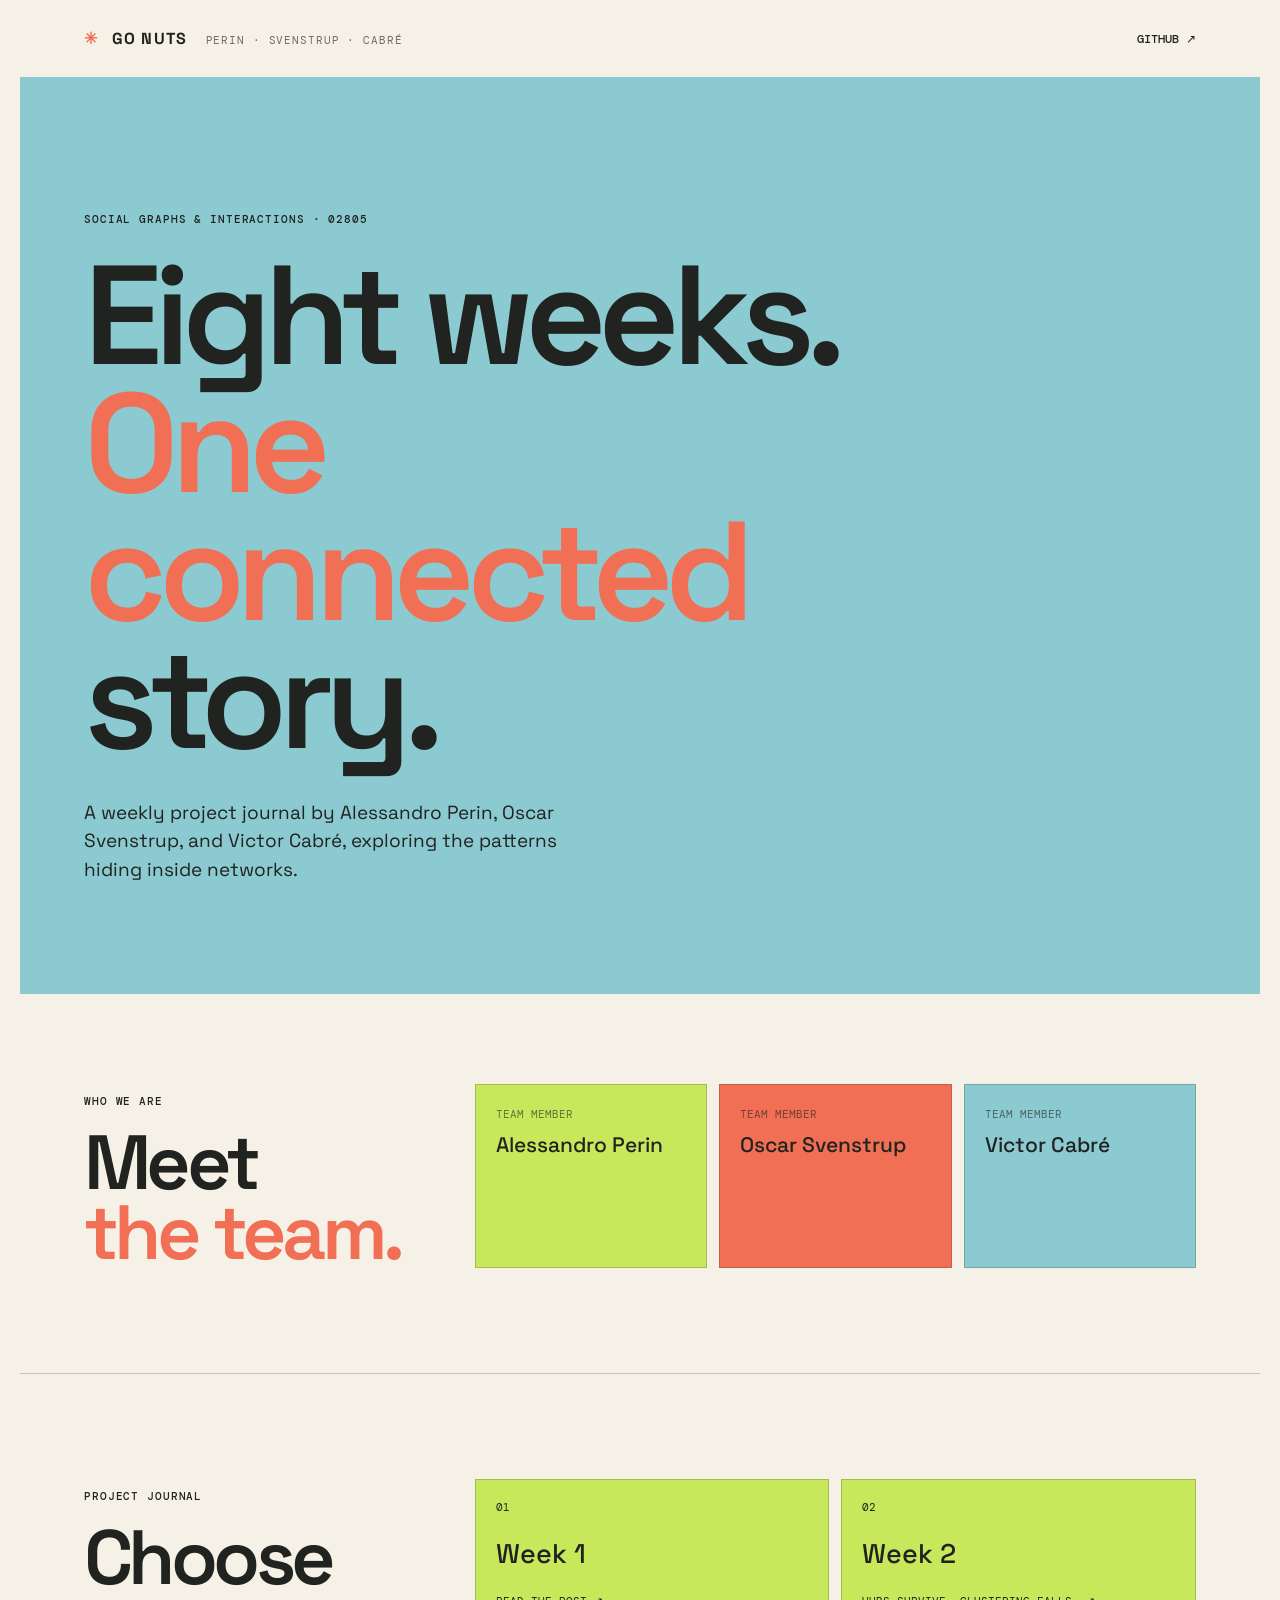
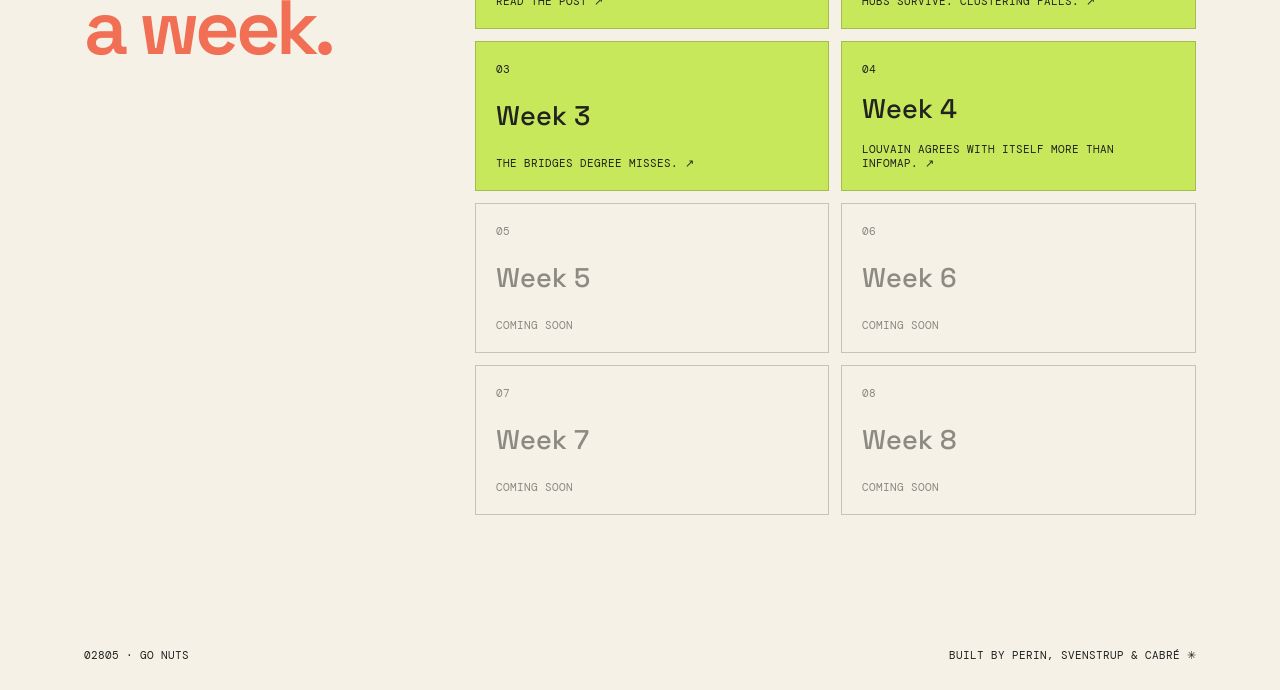
<file: index.html>
<!doctype html>
<html lang="en">
  <head>
    <meta charset="UTF-8" />
    <meta name="viewport" content="width=device-width, initial-scale=1.0" />
    <meta name="description" content="Go Nuts: a weekly exploration of social graphs and interactions." />
    <title>Go Nuts | Social Graphs &amp; Interactions</title>
    <link rel="preconnect" href="https://fonts.googleapis.com" />
    <link rel="preconnect" href="https://fonts.gstatic.com" crossorigin />
    <link href="https://fonts.googleapis.com/css2?family=DM+Mono:wght@400;500&family=Space+Grotesk:wght@400;500;600;700&display=swap" rel="stylesheet" />
    <link rel="stylesheet" href="weeks/week1/styles.css" />
  </head>
  <body class="landing-page">
    <header class="site-header">
      <div class="brand-lockup"><a class="logo" href="index.html" aria-label="Go Nuts home"><span>✳</span> GO NUTS</a><span class="author">Perin · Svenstrup · Cabré</span></div>
      <a class="header-link" href="https://github.com/oscarsvenstrup/02805GoNuts" target="_blank" rel="noreferrer">GitHub <span aria-hidden="true">↗</span></a>
    </header>

    <main id="top">
      <section class="landing-hero" aria-labelledby="landing-title">
        <p class="section-label">Social Graphs &amp; Interactions · 02805</p>
        <h1 id="landing-title">Eight weeks.<br /><em>One connected</em><br />story.</h1>
        <p class="landing-intro">A weekly project journal by Alessandro Perin, Oscar Svenstrup, and Victor Cabré, exploring the patterns hiding inside networks.</p>
      </section>

      <section class="team-section" aria-labelledby="team-title">
        <div class="index-heading"><p class="section-label">Who we are</p><h2 id="team-title">Meet<br /><span>the team.</span></h2></div>
        <div class="team-grid" aria-label="Team members">
          <div class="team-card"><span class="team-role">Team member</span><strong>Alessandro Perin</strong></div>
          <div class="team-card"><span class="team-role">Team member</span><strong>Oscar Svenstrup</strong></div>
          <div class="team-card"><span class="team-role">Team member</span><strong>Victor Cabré</strong></div>
        </div>
      </section>

      <section class="week-index" aria-labelledby="week-index-title">
        <div class="index-heading"><p class="section-label">Project journal</p><h2 id="week-index-title">Choose<br /><span>a week.</span></h2></div>
        <div class="week-grid" aria-label="Weekly project pages">
          <a class="week-card available" href="weeks/week1/week1.html"><span class="week-number">01</span><strong>Week 1</strong><span class="week-status">Read the post ↗</span></a>
          <a class="week-card available" href="weeks/week2/week2.html"><span class="week-number">02</span><strong>Week 2</strong><span class="week-status">Hubs survive. Clustering falls. ↗</span></a>
          <a class="week-card available" href="weeks/week3/week3.html"><span class="week-number">03</span><strong>Week 3</strong><span class="week-status">The bridges degree misses. ↗</span></a>
          <a class="week-card available" href="weeks/week4/week4.html"><span class="week-number">04</span><strong>Week 4</strong><span class="week-status">Louvain agrees with itself more than Infomap. ↗</span></a>
          <span class="week-card"><span class="week-number">05</span><strong>Week 5</strong><span class="week-status">Coming soon</span></span>
          <span class="week-card"><span class="week-number">06</span><strong>Week 6</strong><span class="week-status">Coming soon</span></span>
          <span class="week-card"><span class="week-number">07</span><strong>Week 7</strong><span class="week-status">Coming soon</span></span>
          <span class="week-card"><span class="week-number">08</span><strong>Week 8</strong><span class="week-status">Coming soon</span></span>
        </div>
      </section>
    </main>

    <footer><span>02805 · GO NUTS</span><span>Built by Perin, Svenstrup &amp; Cabré <span aria-hidden="true">✳</span></span></footer>
  </body>
</html>
</file>
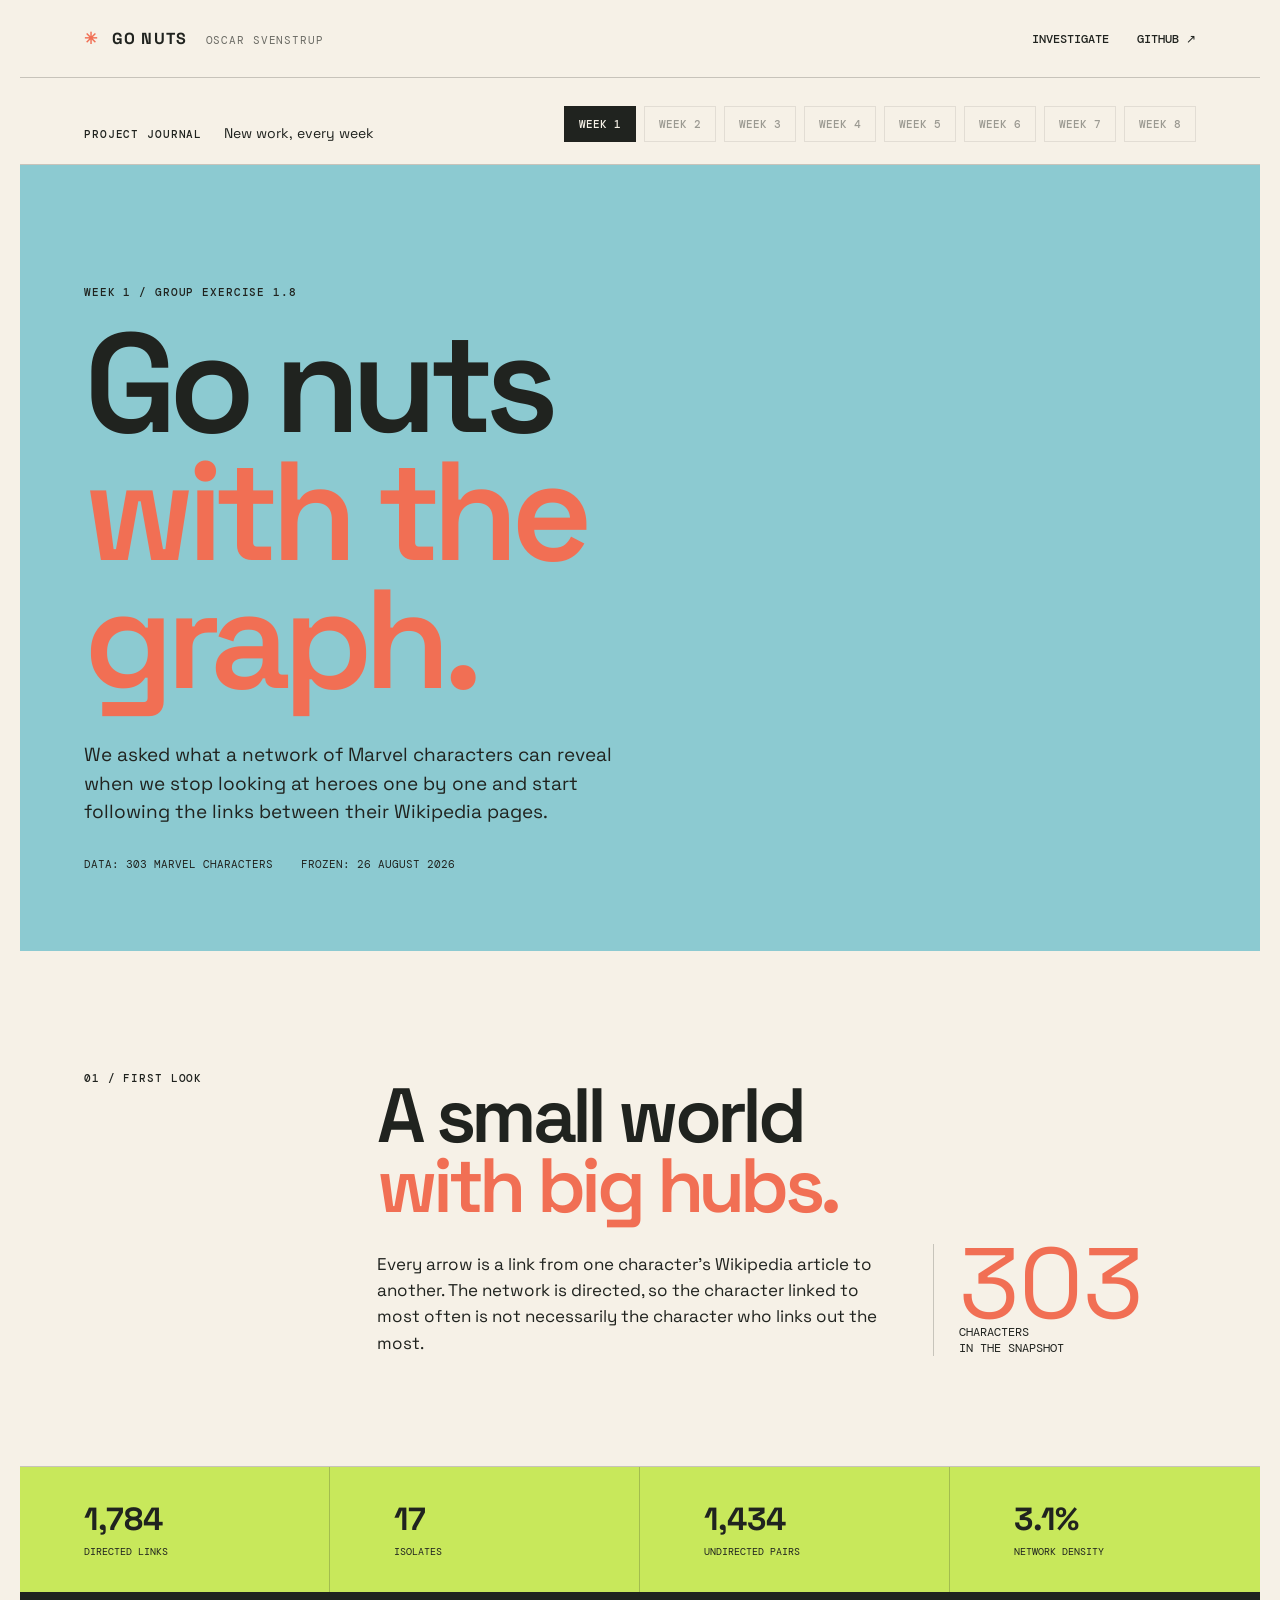
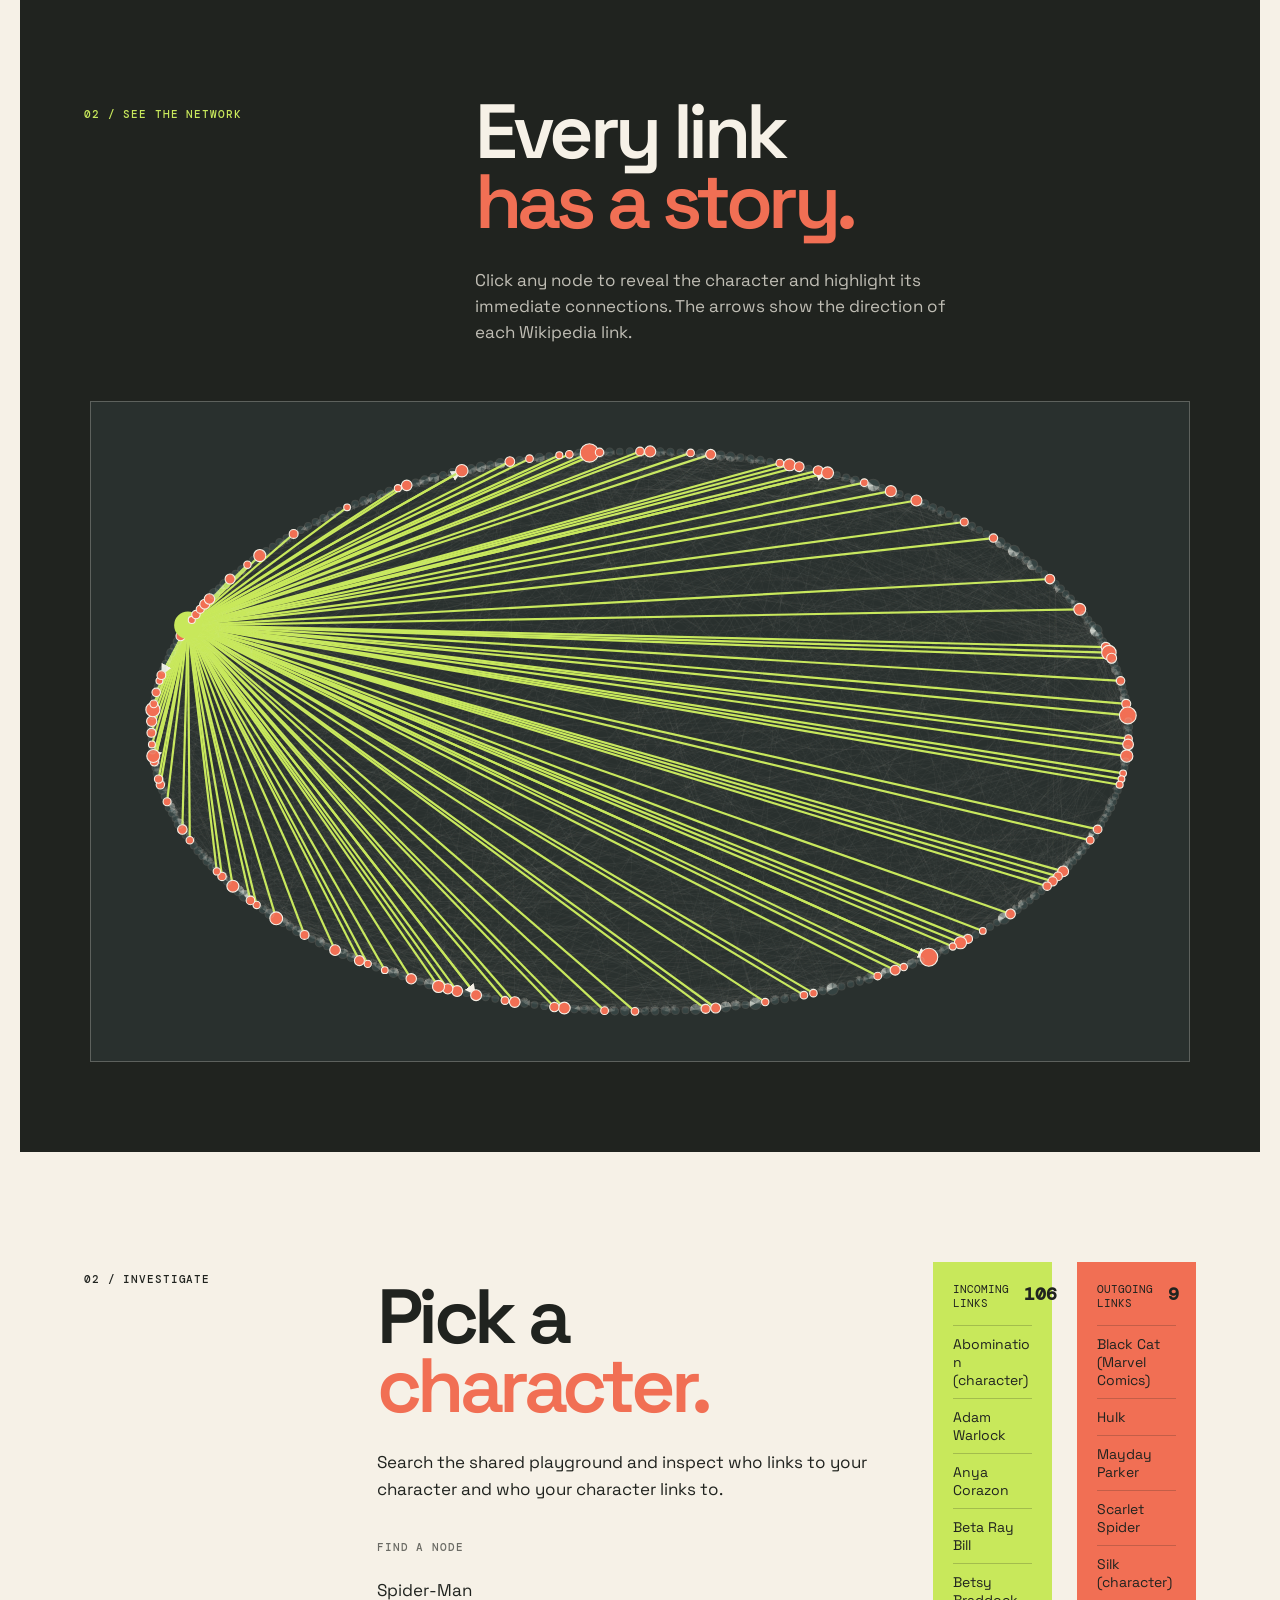
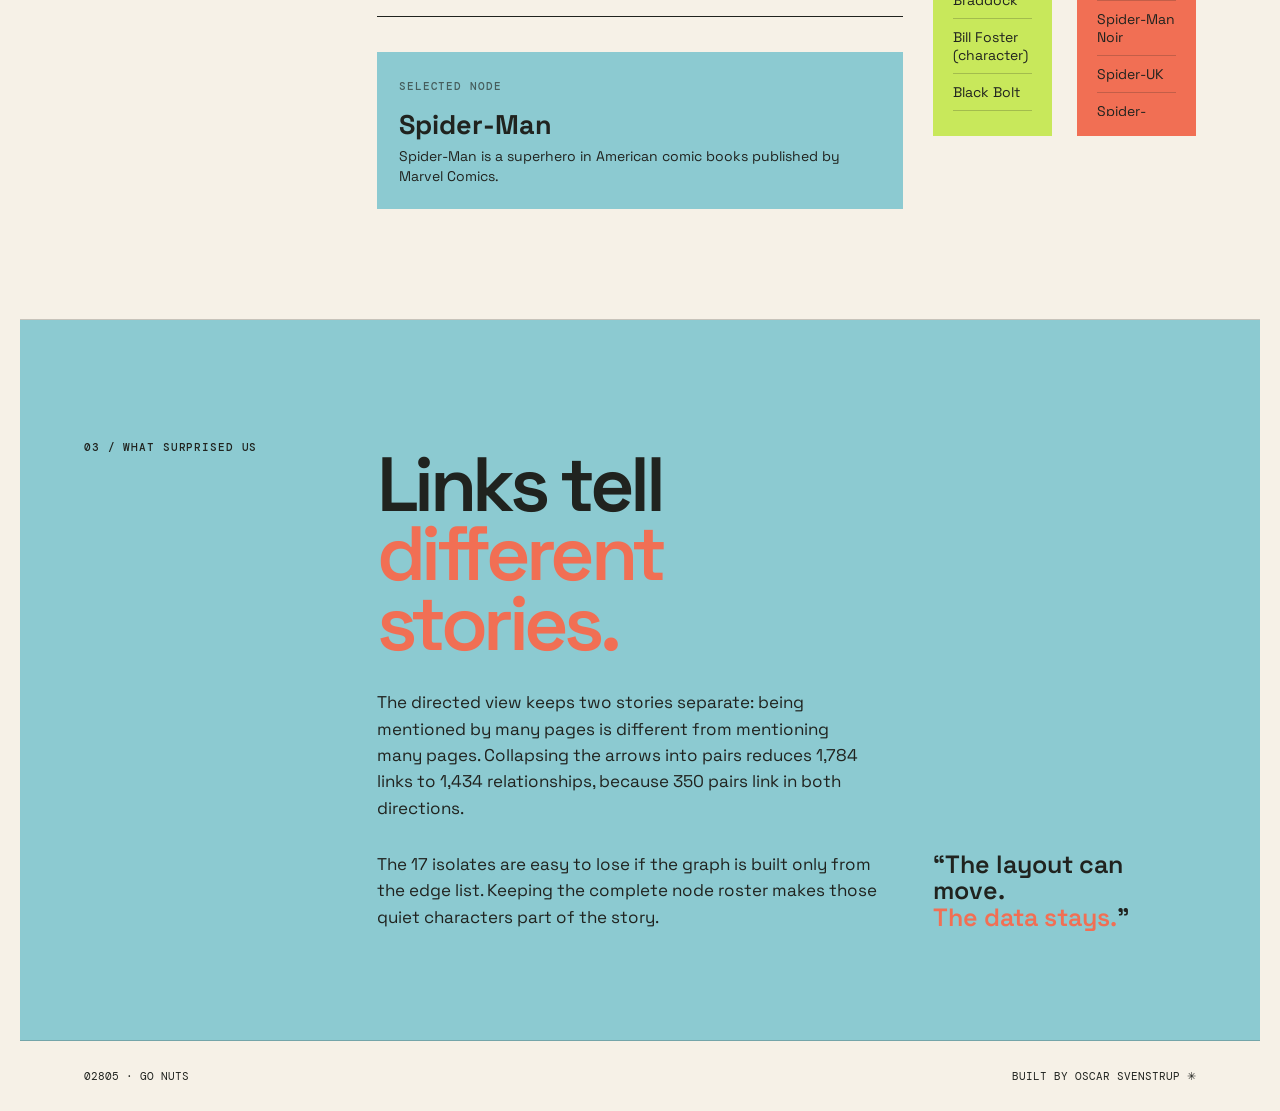
<file: week1.html>
<!doctype html>
<html lang="en">
  <head>
    <meta charset="UTF-8" />
    <meta name="viewport" content="width=device-width, initial-scale=1.0" />
    <meta name="description" content="Week 1: Go Nuts with the Marvel social graph." />
    <title>Week 1 | Go Nuts</title>
    <link rel="preconnect" href="https://fonts.googleapis.com" />
    <link rel="preconnect" href="https://fonts.gstatic.com" crossorigin />
    <link href="https://fonts.googleapis.com/css2?family=DM+Mono:wght@400;500&family=Space+Grotesk:wght@400;500;600;700&display=swap" rel="stylesheet" />
    <link rel="stylesheet" href="styles.css" />
  </head>
  <body>
    <header class="site-header">
      <div class="brand-lockup">
        <a class="logo" href="index.html" aria-label="Go Nuts home"><span>✳</span> GO NUTS</a>
        <span class="author">Oscar Svenstrup</span>
      </div>
      <nav aria-label="Main navigation">
        <a href="#investigate">Investigate</a>
        <a href="https://github.com/oscarsvenstrup/02805GoNuts" target="_blank" rel="noreferrer">GitHub <span aria-hidden="true">↗</span></a>
      </nav>
    </header>

    <main id="top">
      <section class="week-bar" aria-label="Weekly project pages">
        <div class="week-heading"><p class="section-label">Project journal</p><span>New work, every week</span></div>
        <nav class="week-nav" aria-label="Choose a week">
          <a class="week-link active" href="week1.html" aria-current="page">Week 1</a>
          <span class="week-link disabled">Week 2</span><span class="week-link disabled">Week 3</span><span class="week-link disabled">Week 4</span><span class="week-link disabled">Week 5</span><span class="week-link disabled">Week 6</span><span class="week-link disabled">Week 7</span><span class="week-link disabled">Week 8</span>
        </nav>
      </section>

      <article class="week-post" id="week-1">
        <header class="post-intro">
          <p class="section-label">Week 1 / Group exercise 1.8</p>
          <h1>Go nuts<br /><em>with the graph.</em></h1>
          <p class="intro">We asked what a network of Marvel characters can reveal when we stop looking at heroes one by one and start following the links between their Wikipedia pages.</p>
          <div class="post-meta"><span>Data: 303 Marvel characters</span><span>Frozen: 26 August 2026</span></div>
        </header>

        <section class="findings section-grid" aria-labelledby="findings-title">
          <p class="section-label">01 / First look</p>
          <div><h2 id="findings-title">A small world<br /><span>with big hubs.</span></h2><p class="body-copy">Every arrow is a link from one character's Wikipedia article to another. The network is directed, so the character linked to most often is not necessarily the character who links out the most.</p></div>
          <div class="stat-block"><strong id="node-count">—</strong><span>characters<br />in the snapshot</span></div>
        </section>

        <section class="stats-strip" aria-label="Network statistics">
          <div><strong id="edge-count">—</strong><span>directed links</span></div>
          <div><strong id="isolate-count">—</strong><span>isolates</span></div>
          <div><strong id="pair-count">—</strong><span>undirected pairs</span></div>
          <div><strong id="density">—</strong><span>network density</span></div>
        </section>

        <section class="network-section" aria-labelledby="network-title">
          <div class="network-heading"><p class="section-label">02 / See the network</p><div><h2 id="network-title">Every link<br /><span>has a story.</span></h2><p class="body-copy">Click any node to reveal the character and highlight its immediate connections. The arrows show the direction of each Wikipedia link.</p></div></div>
          <div class="network-frame"><svg id="network-graph" viewBox="0 0 1000 600" role="img" aria-label="Interactive network of Marvel characters"></svg><div id="graph-tooltip" class="graph-tooltip" hidden></div></div>
        </section>

        <section class="investigate section-grid" id="investigate" aria-labelledby="investigate-title">
          <p class="section-label">02 / Investigate</p>
          <div class="explorer-panel">
            <h2 id="investigate-title">Pick a<br /><span>character.</span></h2>
            <p class="body-copy">Search the shared playground and inspect who links to your character and who your character links to.</p>
            <label class="search-label" for="character-search">Find a node</label>
            <input id="character-search" type="search" placeholder="Try Spider-Man" autocomplete="off" />
            <div id="search-results" class="search-results" role="listbox" aria-label="Character search results"></div>
            <div id="character-card" class="character-card" aria-live="polite"><span class="card-kicker">Selected node</span><h3>Choose a character</h3><p>Its connections will appear here.</p></div>
          </div>
          <div class="connection-panel"><div class="connection-group"><div class="connection-heading"><span>Incoming links</span><strong id="incoming-count">—</strong></div><ul id="incoming-list"><li>Choose a character to explore the network.</li></ul></div><div class="connection-group"><div class="connection-heading"><span>Outgoing links</span><strong id="outgoing-count">—</strong></div><ul id="outgoing-list"><li>Choose a character to explore the network.</li></ul></div></div>
        </section>

        <section class="reflection section-grid" aria-labelledby="reflection-title">
          <p class="section-label">03 / What surprised us</p>
          <div><h2 id="reflection-title">Links tell<br /><span>different stories.</span></h2><p class="body-copy">The directed view keeps two stories separate: being mentioned by many pages is different from mentioning many pages. Collapsing the arrows into pairs reduces 1,784 links to 1,434 relationships, because 350 pairs link in both directions.</p><p class="body-copy">The 17 isolates are easy to lose if the graph is built only from the edge list. Keeping the complete node roster makes those quiet characters part of the story.</p></div>
          <div class="quote">“The layout can move.<br /><span>The data stays.</span>”</div>
        </section>
      </article>

    </main>

    <footer><span>02805 · GO NUTS</span><span>Built by Oscar Svenstrup <span aria-hidden="true">✳</span></span></footer>
    <script src="script.js?v=2"></script>
  </body>
</html>
</file>
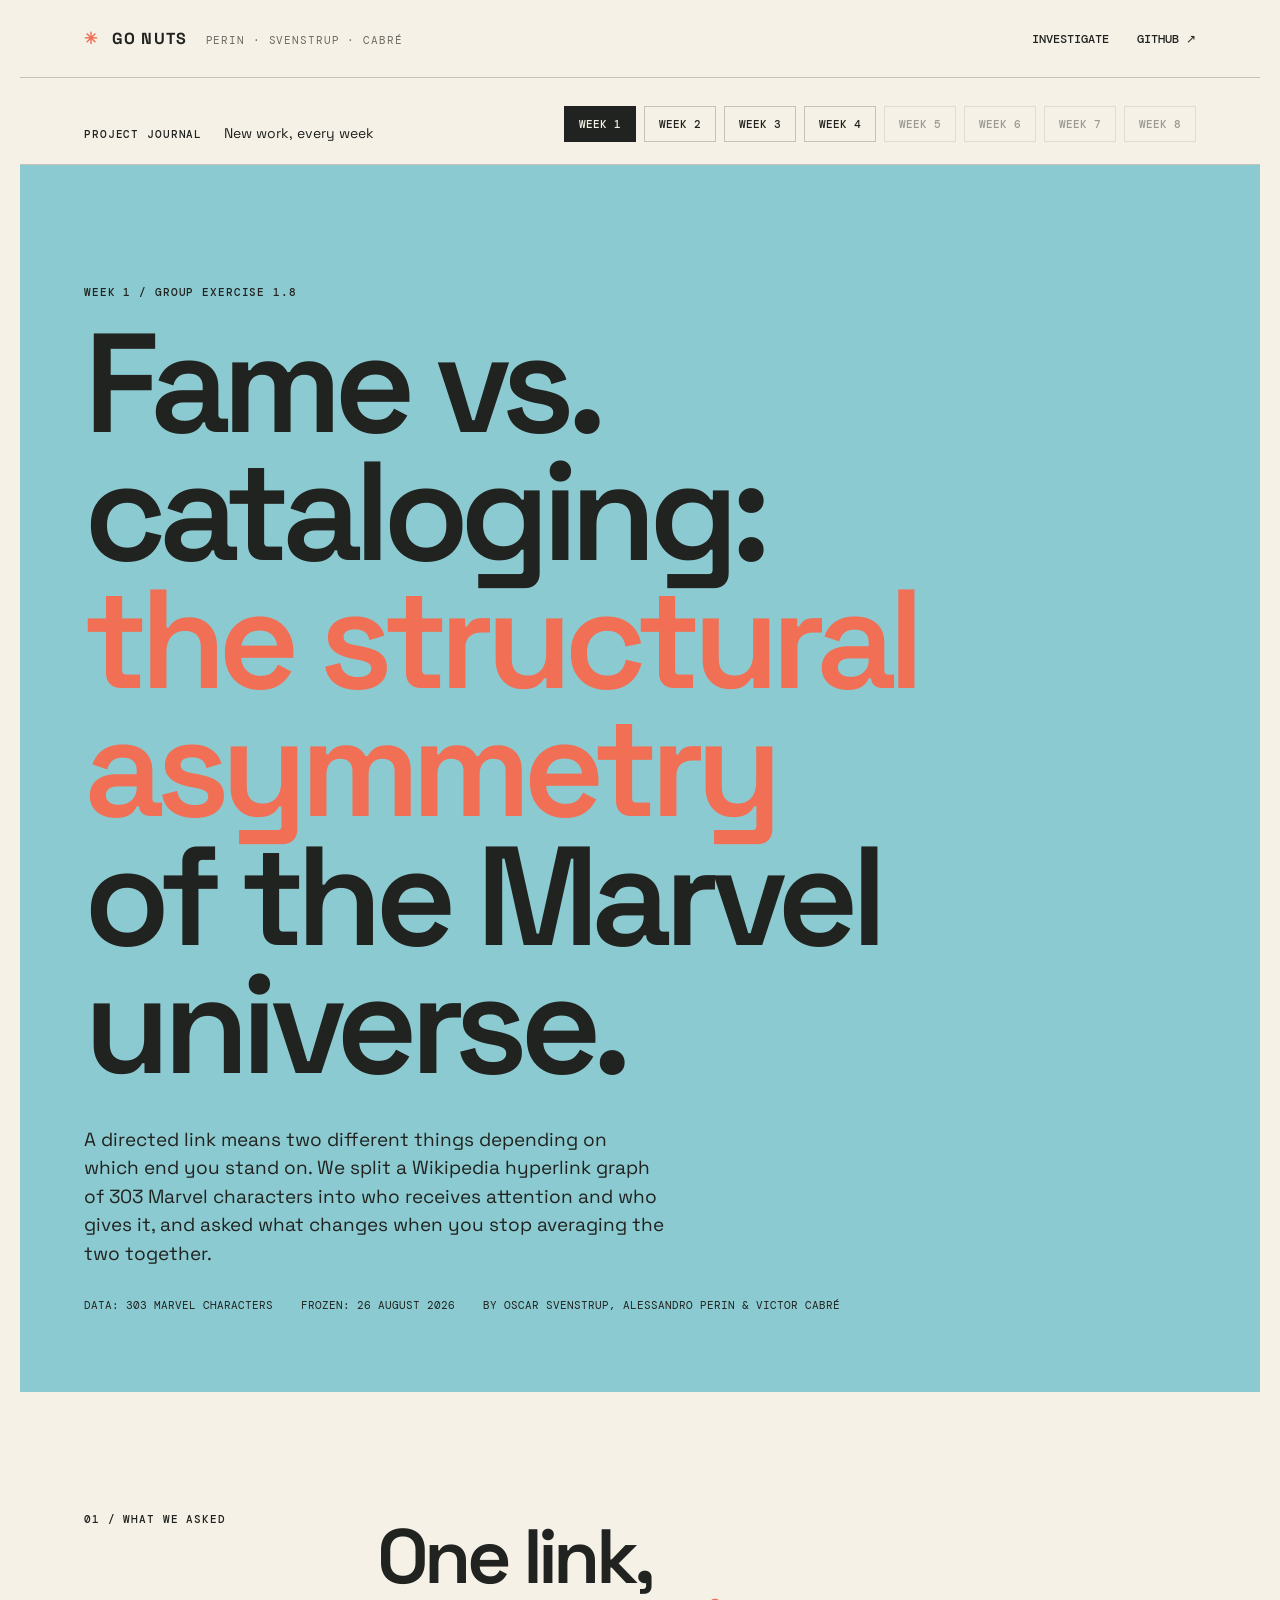
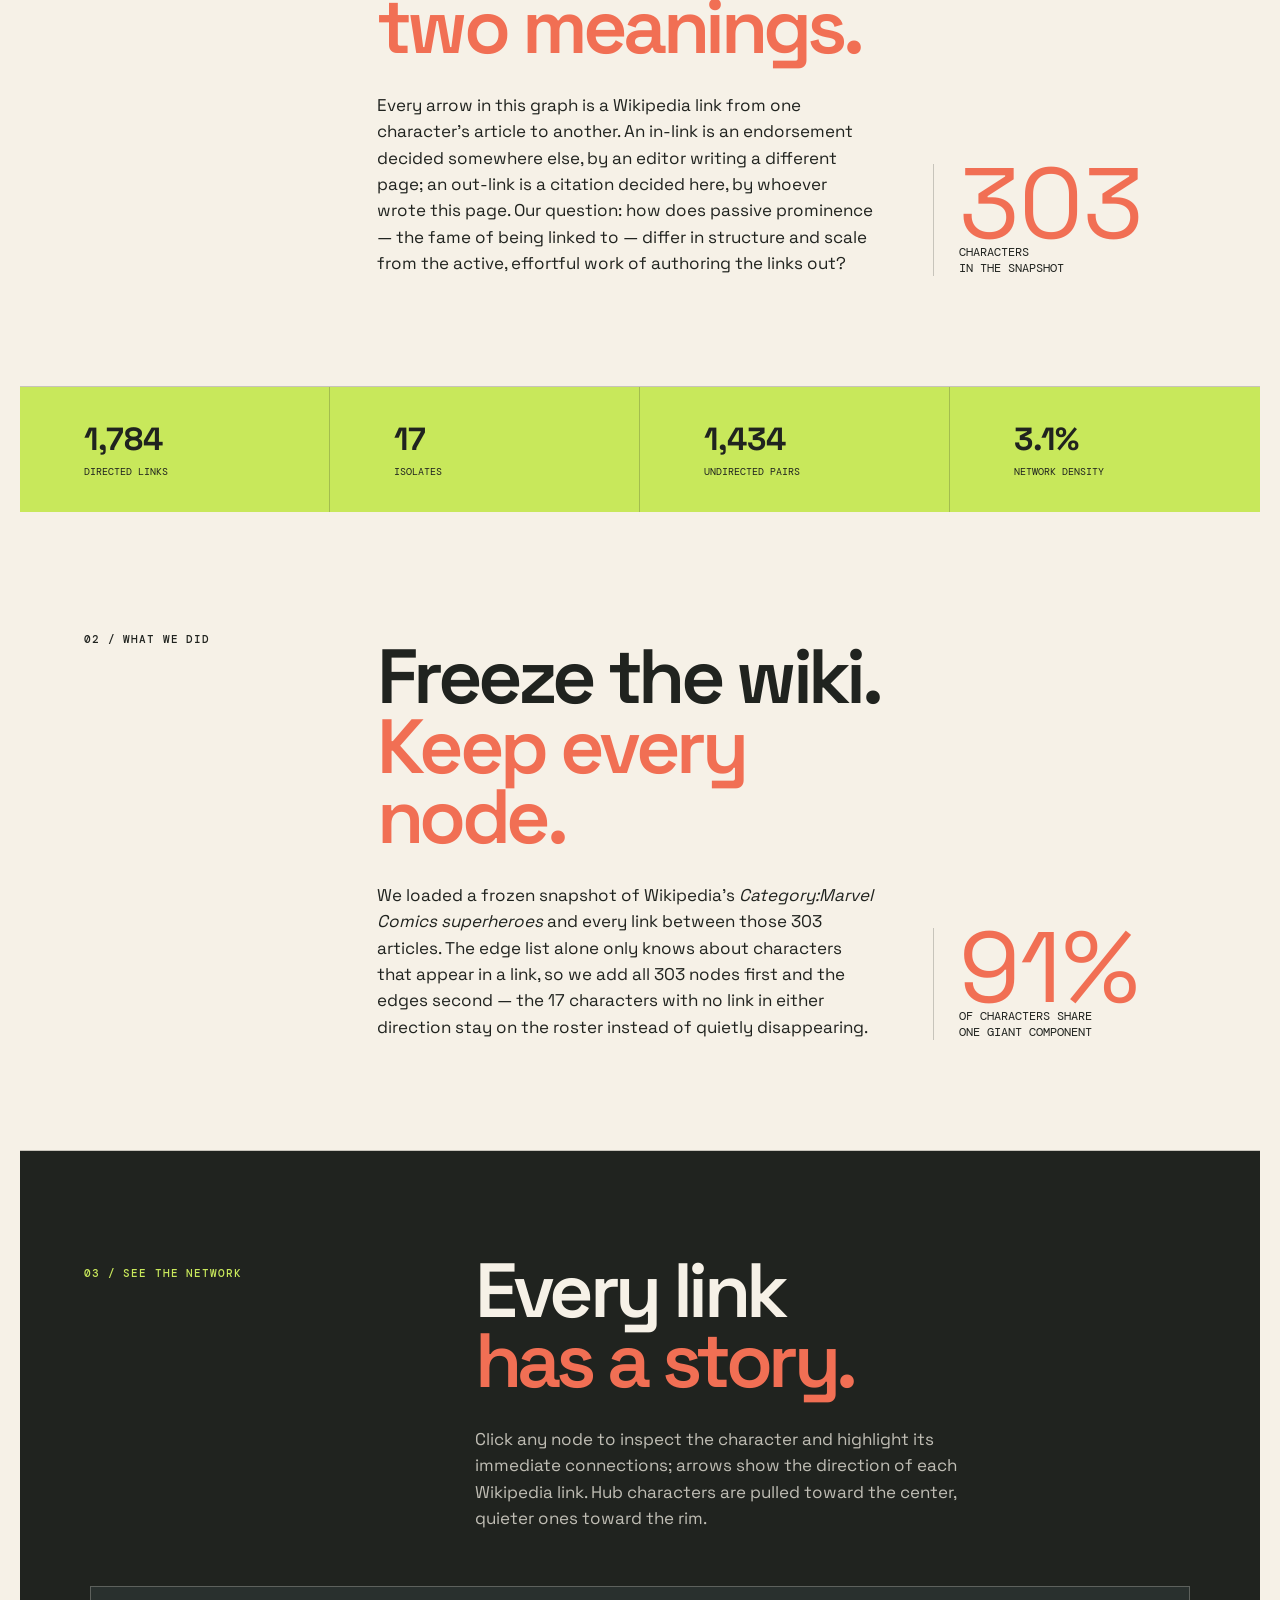
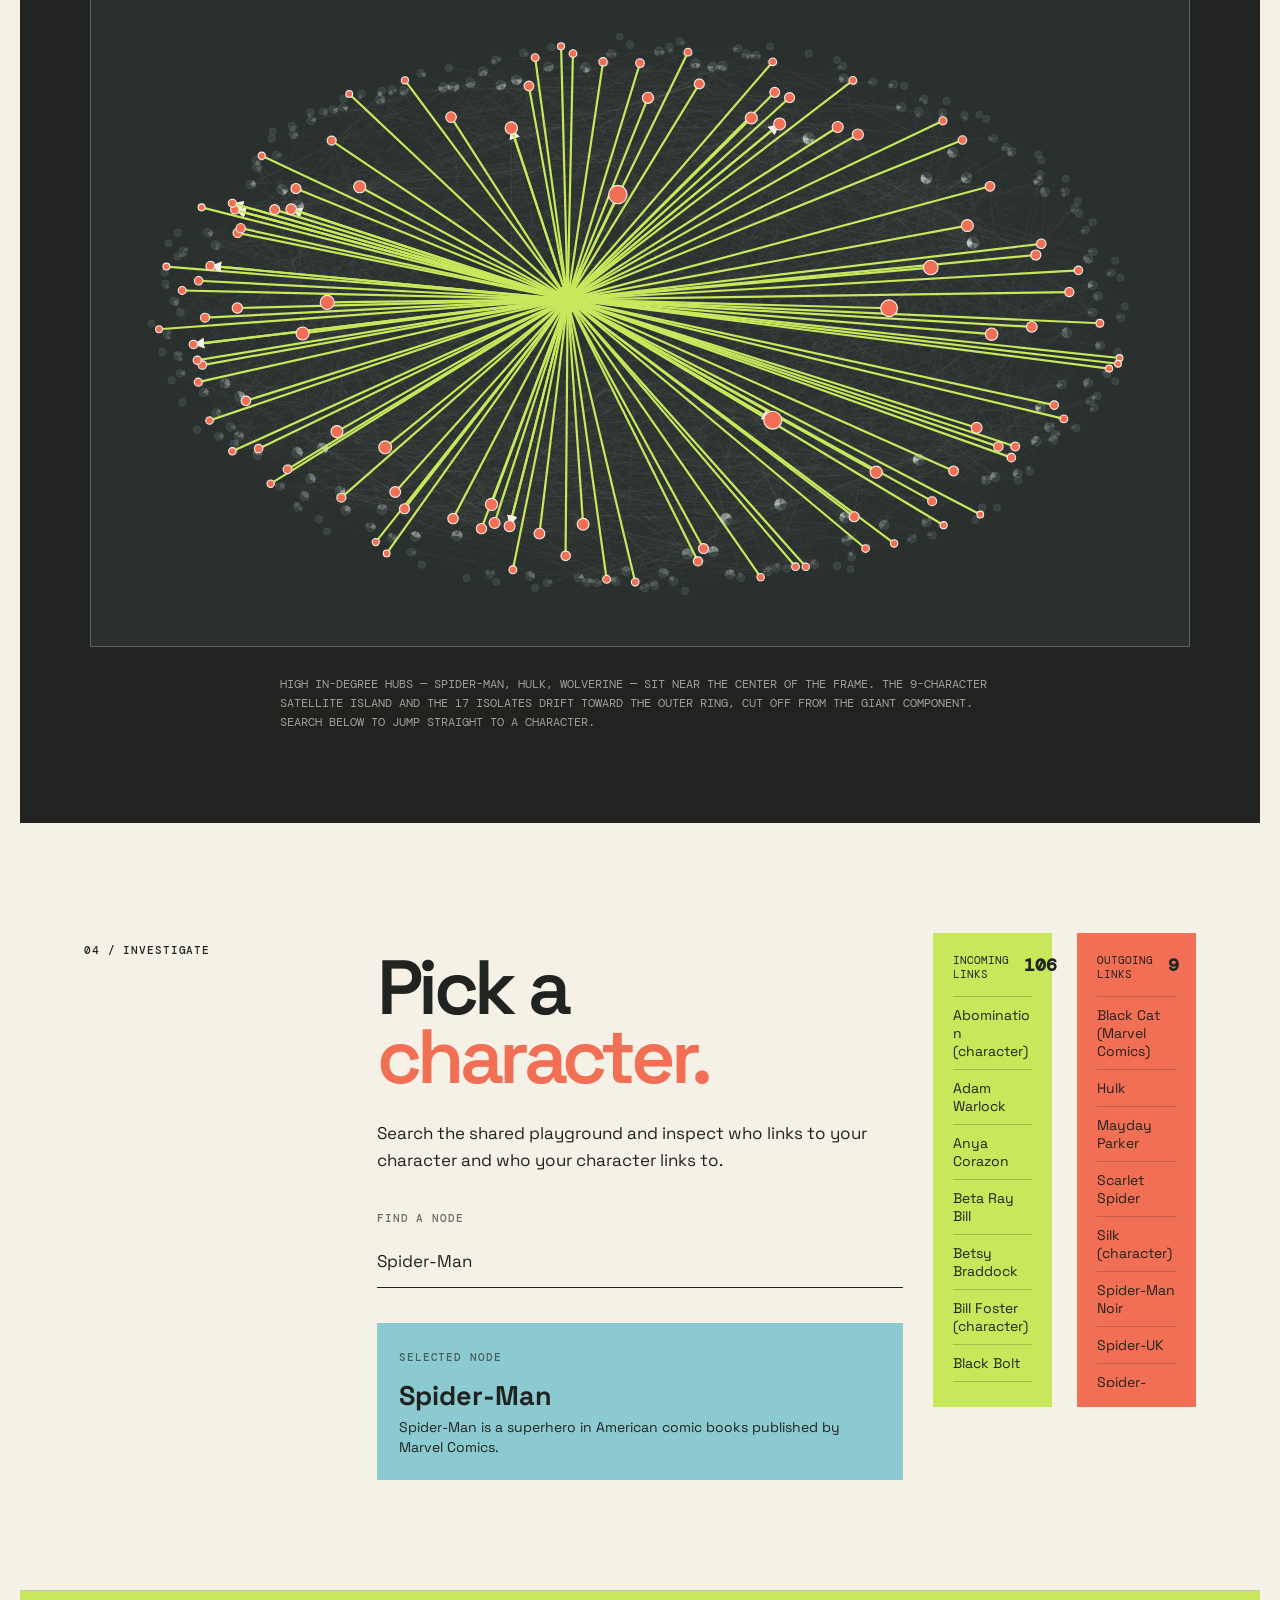
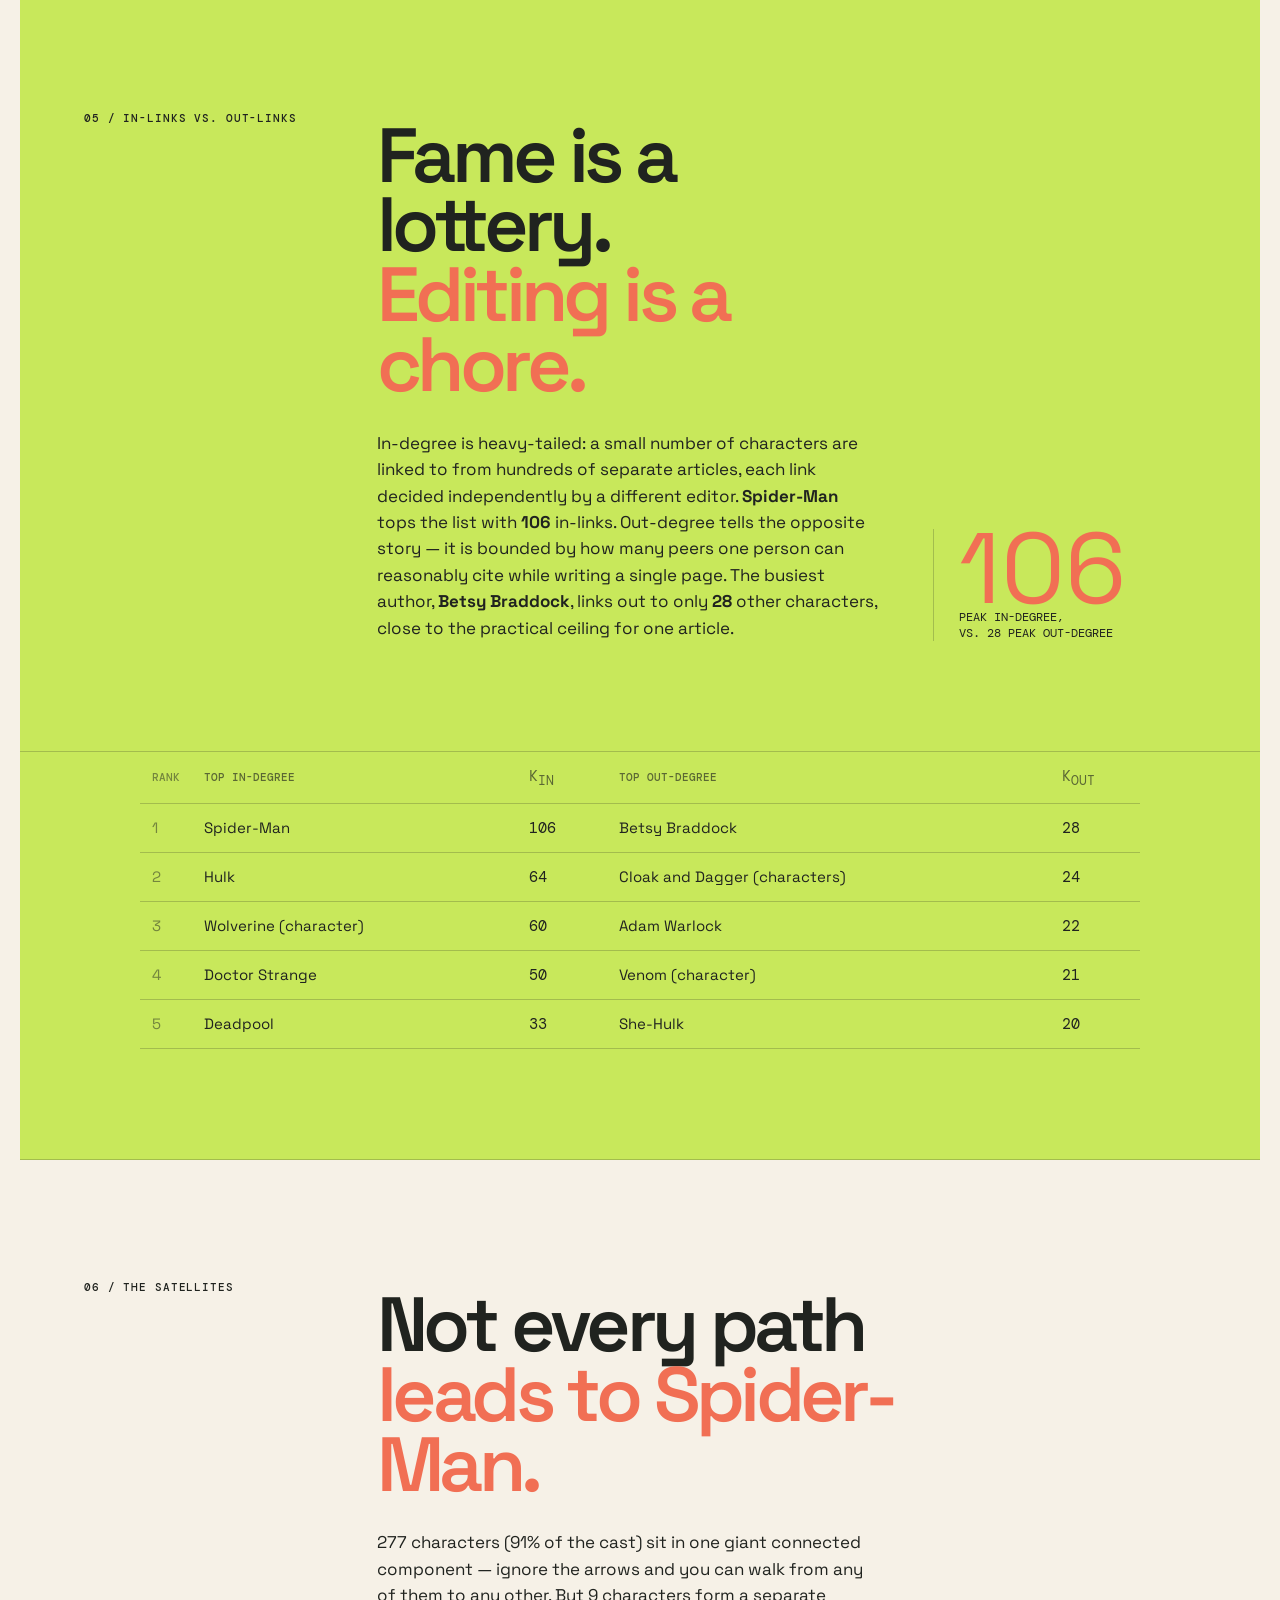
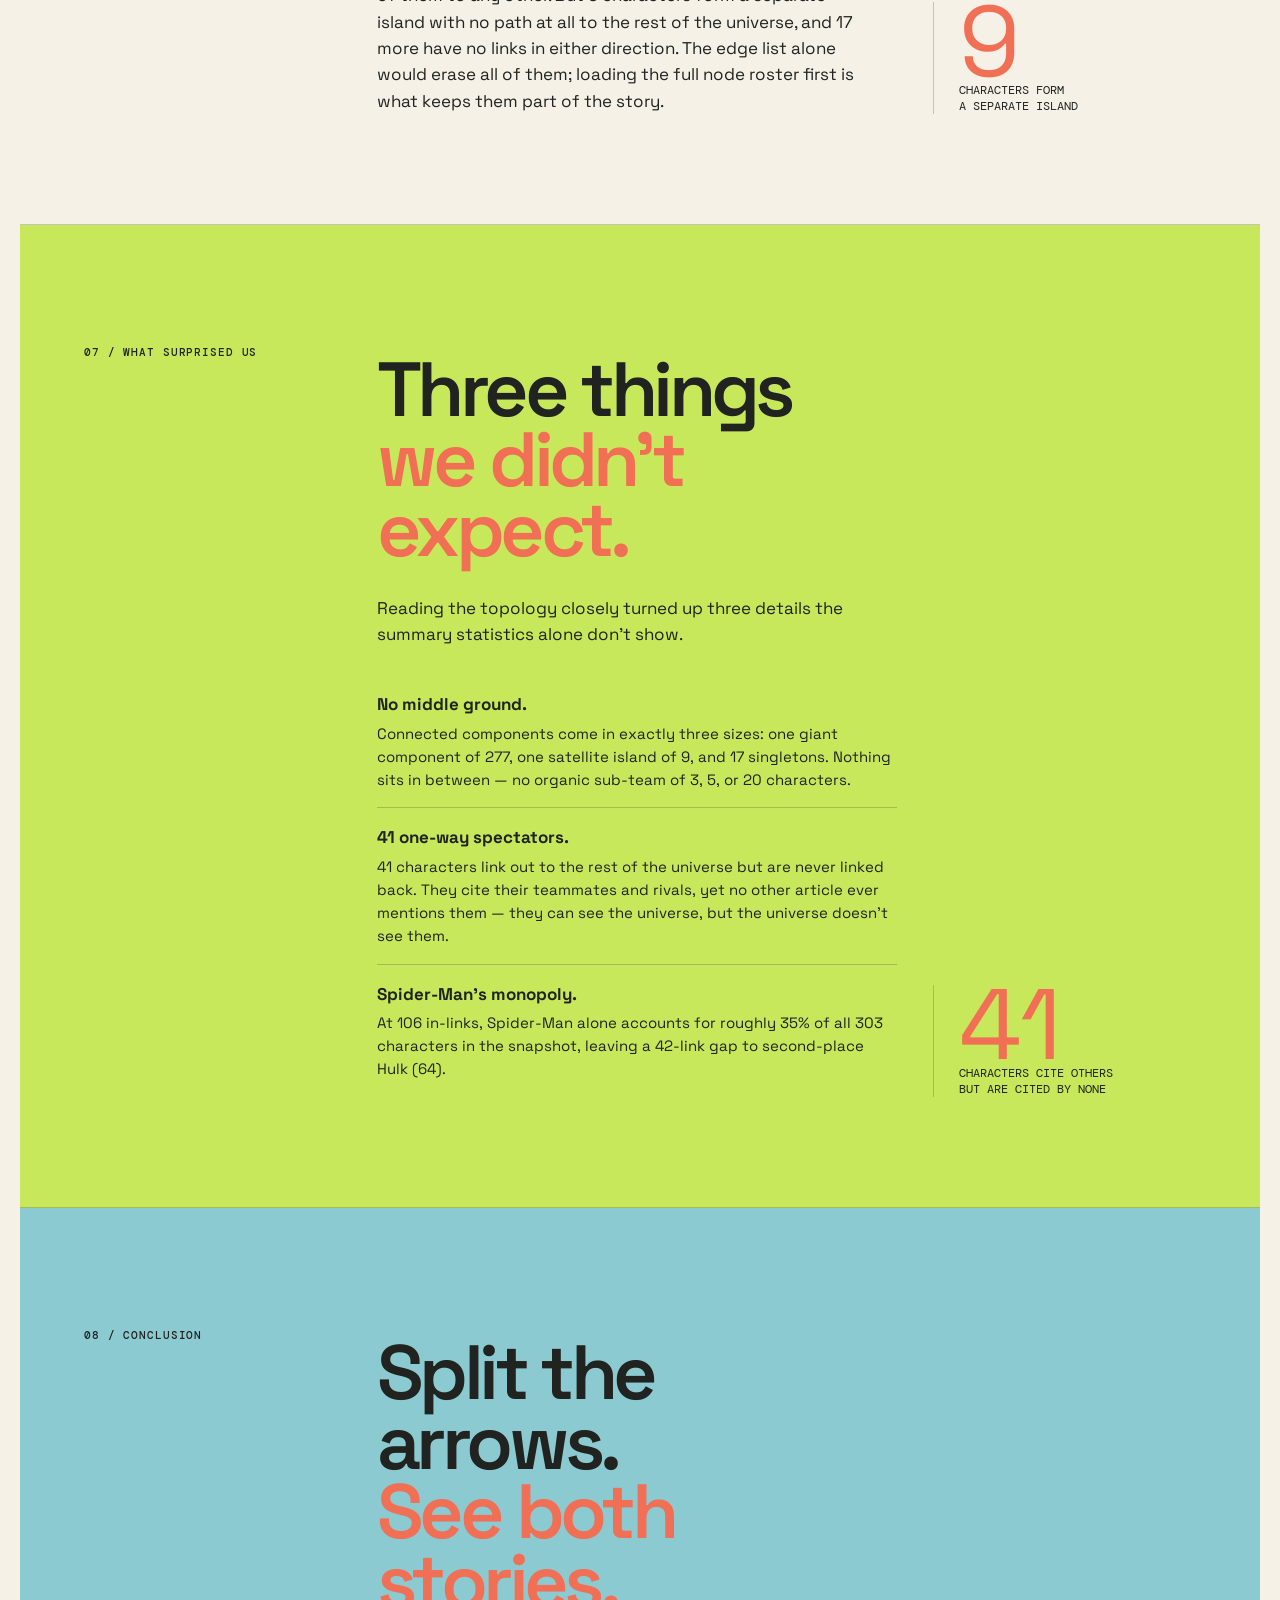
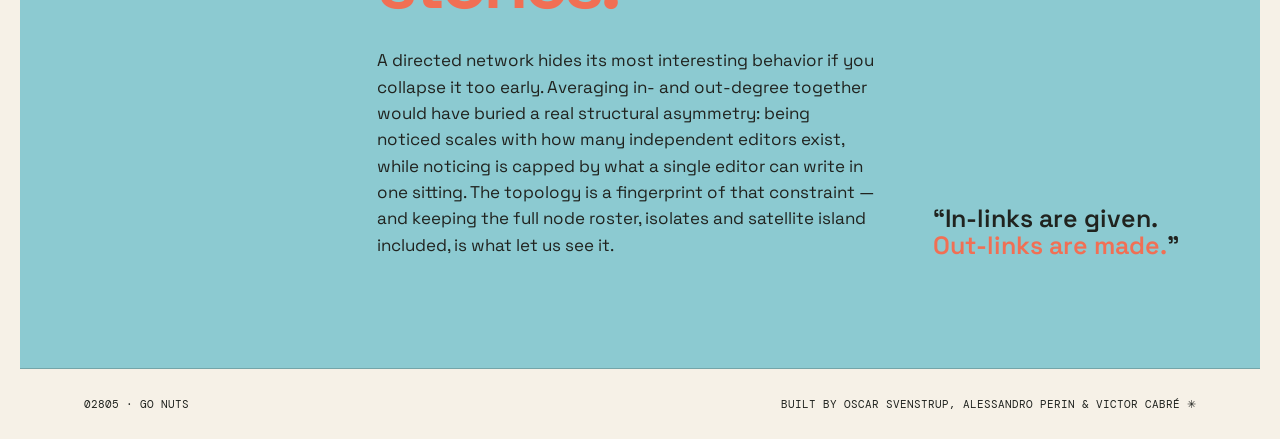
<file: weeks/week1/week1.html>
<!doctype html>
<html lang="en">
  <head>
    <meta charset="UTF-8" />
    <meta name="viewport" content="width=device-width, initial-scale=1.0" />
    <meta name="description" content="Week 1: how in-links and out-links tell opposite stories in the Marvel Wikipedia network." />
    <title>Fame vs. Cataloging | Go Nuts</title>
    <link rel="preconnect" href="https://fonts.googleapis.com" />
    <link rel="preconnect" href="https://fonts.gstatic.com" crossorigin />
    <link href="https://fonts.googleapis.com/css2?family=DM+Mono:wght@400;500&family=Space+Grotesk:wght@400;500;600;700&display=swap" rel="stylesheet" />
    <link rel="stylesheet" href="styles.css" />
  </head>
  <body>
    <header class="site-header">
      <div class="brand-lockup">
        <a class="logo" href="../../index.html" aria-label="Go Nuts home"><span>✳</span> GO NUTS</a>
        <span class="author">Perin · Svenstrup · Cabré</span>
      </div>
      <nav aria-label="Main navigation">
        <a href="#investigate">Investigate</a>
        <a href="https://github.com/oscarsvenstrup/02805GoNuts" target="_blank" rel="noreferrer">GitHub <span aria-hidden="true">↗</span></a>
      </nav>
    </header>

    <main id="top">
      <section class="week-bar" aria-label="Weekly project pages">
        <div class="week-heading"><p class="section-label">Project journal</p><span>New work, every week</span></div>
        <nav class="week-nav" aria-label="Choose a week">
          <a class="week-link active" href="week1.html" aria-current="page">Week 1</a>
          <a class="week-link" href="../week2/week2.html">Week 2</a><a class="week-link" href="../week3/week3.html">Week 3</a><a class="week-link" href="../week4/week4.html">Week 4</a><span class="week-link disabled">Week 5</span><span class="week-link disabled">Week 6</span><span class="week-link disabled">Week 7</span><span class="week-link disabled">Week 8</span>
        </nav>
      </section>

      <article class="week-post" id="week-1">
        <header class="post-intro">
          <p class="section-label">Week 1 / Group exercise 1.8</p>
          <h1>Fame vs. cataloging:<br /><em>the structural asymmetry</em><br />of the Marvel universe.</h1>
          <p class="intro">A directed link means two different things depending on which end you stand on. We split a Wikipedia hyperlink graph of 303 Marvel characters into who receives attention and who gives it, and asked what changes when you stop averaging the two together.</p>
          <div class="post-meta"><span>Data: 303 Marvel characters</span><span>Frozen: 26 August 2026</span><span>By Oscar Svenstrup, Alessandro Perin &amp; Victor Cabré</span></div>
        </header>

        <section class="section-grid" aria-labelledby="ask-title">
          <p class="section-label">01 / What we asked</p>
          <div>
            <h2 id="ask-title">One link,<br /><span>two meanings.</span></h2>
            <p class="body-copy">Every arrow in this graph is a Wikipedia link from one character's article to another. An in-link is an endorsement decided somewhere else, by an editor writing a different page; an out-link is a citation decided here, by whoever wrote this page. Our question: how does passive prominence — the fame of being linked to — differ in structure and scale from the active, effortful work of authoring the links out?</p>
          </div>
          <div class="stat-block"><strong id="node-count">—</strong><span>characters<br />in the snapshot</span></div>
        </section>

        <section class="stats-strip" aria-label="Network statistics">
          <div><strong id="edge-count">—</strong><span>directed links</span></div>
          <div><strong id="isolate-count">—</strong><span>isolates</span></div>
          <div><strong id="pair-count">—</strong><span>undirected pairs</span></div>
          <div><strong id="density">—</strong><span>network density</span></div>
        </section>

        <section class="section-grid" aria-labelledby="method-title">
          <p class="section-label">02 / What we did</p>
          <div>
            <h2 id="method-title">Freeze the wiki.<br /><span>Keep every node.</span></h2>
            <p class="body-copy">We loaded a frozen snapshot of Wikipedia's <em>Category:Marvel Comics superheroes</em> and every link between those 303 articles. The edge list alone only knows about characters that appear in a link, so we add all 303 nodes first and the edges second — the 17 characters with no link in either direction stay on the roster instead of quietly disappearing.</p>
          </div>
          <div class="stat-block"><strong id="component-giant-pct">—</strong><span>of characters share<br />one giant component</span></div>
        </section>

        <section class="network-section" aria-labelledby="network-title">
          <div class="network-heading"><p class="section-label">03 / See the network</p><div><h2 id="network-title">Every link<br /><span>has a story.</span></h2><p class="body-copy">Click any node to inspect the character and highlight its immediate connections; arrows show the direction of each Wikipedia link. Hub characters are pulled toward the center, quieter ones toward the rim.</p></div></div>
          <div class="network-frame"><svg id="network-graph" viewBox="0 0 1000 600" role="img" aria-label="Interactive network of Marvel characters"></svg><div id="graph-tooltip" class="graph-tooltip" hidden></div></div>
          <p class="graph-caption">High in-degree hubs — Spider-Man, Hulk, Wolverine — sit near the center of the frame. The 9-character satellite island and the 17 isolates drift toward the outer ring, cut off from the giant component. Search below to jump straight to a character.</p>
        </section>

        <section class="investigate section-grid" id="investigate" aria-labelledby="investigate-title">
          <p class="section-label">04 / Investigate</p>
          <div class="explorer-panel">
            <h2 id="investigate-title">Pick a<br /><span>character.</span></h2>
            <p class="body-copy">Search the shared playground and inspect who links to your character and who your character links to.</p>
            <label class="search-label" for="character-search">Find a node</label>
            <input id="character-search" type="search" placeholder="Try Spider-Man" autocomplete="off" />
            <div id="search-results" class="search-results" role="listbox" aria-label="Character search results"></div>
            <div id="character-card" class="character-card" aria-live="polite"><span class="card-kicker">Selected node</span><h3>Choose a character</h3><p>Its connections will appear here.</p></div>
          </div>
          <div class="connection-panel"><div class="connection-group"><div class="connection-heading"><span>Incoming links</span><strong id="incoming-count">—</strong></div><ul id="incoming-list"><li>Choose a character to explore the network.</li></ul></div><div class="connection-group"><div class="connection-heading"><span>Outgoing links</span><strong id="outgoing-count">—</strong></div><ul id="outgoing-list"><li>Choose a character to explore the network.</li></ul></div></div>
        </section>

        <section class="divergence section-grid" aria-labelledby="divergence-title">
          <p class="section-label">05 / In-links vs. out-links</p>
          <div>
            <h2 id="divergence-title">Fame is a lottery.<br /><span>Editing is a chore.</span></h2>
            <p class="body-copy">In-degree is heavy-tailed: a small number of characters are linked to from hundreds of separate articles, each link decided independently by a different editor. <strong id="top-in-name">Spider-Man</strong> tops the list with <strong id="top-in-value">106</strong> in-links. Out-degree tells the opposite story — it is bounded by how many peers one person can reasonably cite while writing a single page. The busiest author, <strong id="top-out-name">Betsy Braddock</strong>, links out to only <strong id="top-out-value">28</strong> other characters, close to the practical ceiling for one article.</p>
          </div>
          <div class="stat-block"><strong id="top-in-value-big">106</strong><span>peak in-degree,<br />vs. 28 peak out-degree</span></div>
        </section>

        <section class="degree-table-section" aria-label="Top five characters by in-degree and out-degree">
          <table class="degree-table">
            <thead>
              <tr><th scope="col">Rank</th><th scope="col">Top in-degree</th><th scope="col">k<sub>in</sub></th><th scope="col">Top out-degree</th><th scope="col">k<sub>out</sub></th></tr>
            </thead>
            <tbody id="degree-table-body">
              <tr><td>—</td><td>Loading…</td><td>—</td><td>Loading…</td><td>—</td></tr>
            </tbody>
          </table>
        </section>

        <section class="satellites section-grid" aria-labelledby="satellites-title">
          <p class="section-label">06 / The satellites</p>
          <div>
            <h2 id="satellites-title">Not every path<br /><span>leads to Spider-Man.</span></h2>
            <p class="body-copy">277 characters (91% of the cast) sit in one giant connected component — ignore the arrows and you can walk from any of them to any other. But 9 characters form a separate island with no path at all to the rest of the universe, and 17 more have no links in either direction. The edge list alone would erase all of them; loading the full node roster first is what keeps them part of the story.</p>
          </div>
          <div class="stat-block"><strong id="component-satellite-size">9</strong><span>characters form<br />a separate island</span></div>
        </section>

        <section class="surprises section-grid" aria-labelledby="surprises-title">
          <p class="section-label">07 / What surprised us</p>
          <div>
            <h2 id="surprises-title">Three things<br /><span>we didn't expect.</span></h2>
            <p class="body-copy">Reading the topology closely turned up three details the summary statistics alone don't show.</p>
            <ul class="surprise-list">
              <li><strong>No middle ground.</strong> Connected components come in exactly three sizes: one giant component of 277, one satellite island of 9, and 17 singletons. Nothing sits in between — no organic sub-team of 3, 5, or 20 characters.</li>
              <li><strong>41 one-way spectators.</strong> 41 characters link out to the rest of the universe but are never linked back. They cite their teammates and rivals, yet no other article ever mentions them — they can see the universe, but the universe doesn't see them.</li>
              <li><strong>Spider-Man's monopoly.</strong> At 106 in-links, Spider-Man alone accounts for roughly 35% of all 303 characters in the snapshot, leaving a 42-link gap to second-place Hulk (64).</li>
            </ul>
          </div>
          <div class="stat-block"><strong>41</strong><span>characters cite others<br />but are cited by none</span></div>
        </section>

        <section class="reflection section-grid" aria-labelledby="conclusion-title">
          <p class="section-label">08 / Conclusion</p>
          <div><h2 id="conclusion-title">Split the arrows.<br /><span>See both stories.</span></h2><p class="body-copy">A directed network hides its most interesting behavior if you collapse it too early. Averaging in- and out-degree together would have buried a real structural asymmetry: being noticed scales with how many independent editors exist, while noticing is capped by what a single editor can write in one sitting. The topology is a fingerprint of that constraint — and keeping the full node roster, isolates and satellite island included, is what let us see it.</p></div>
          <div class="quote">“In-links are given.<br /><span>Out-links are made.</span>”</div>
        </section>
      </article>

    </main>

    <footer><span>02805 · GO NUTS</span><span>Built by Oscar Svenstrup, Alessandro Perin &amp; Victor Cabré <span aria-hidden="true">✳</span></span></footer>
    <script src="script.js?v=3"></script>
  </body>
</html>
</file>
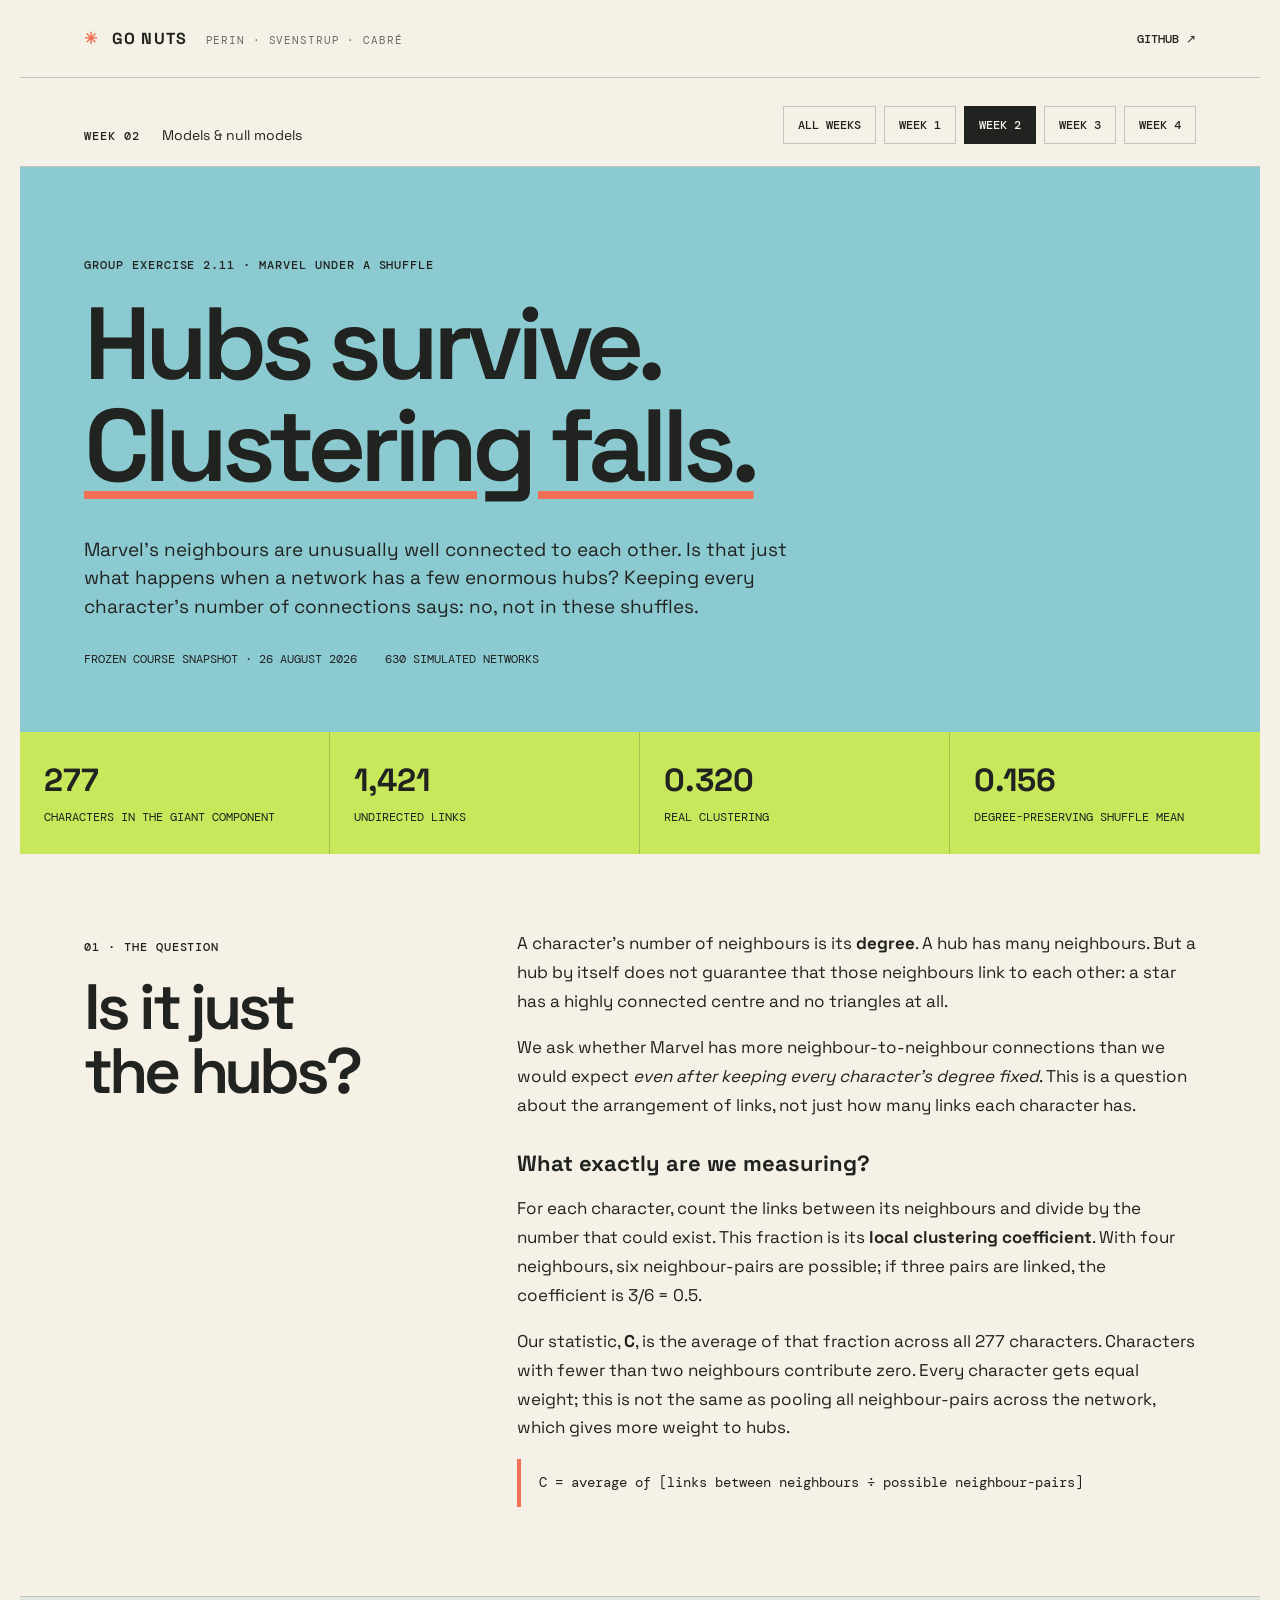
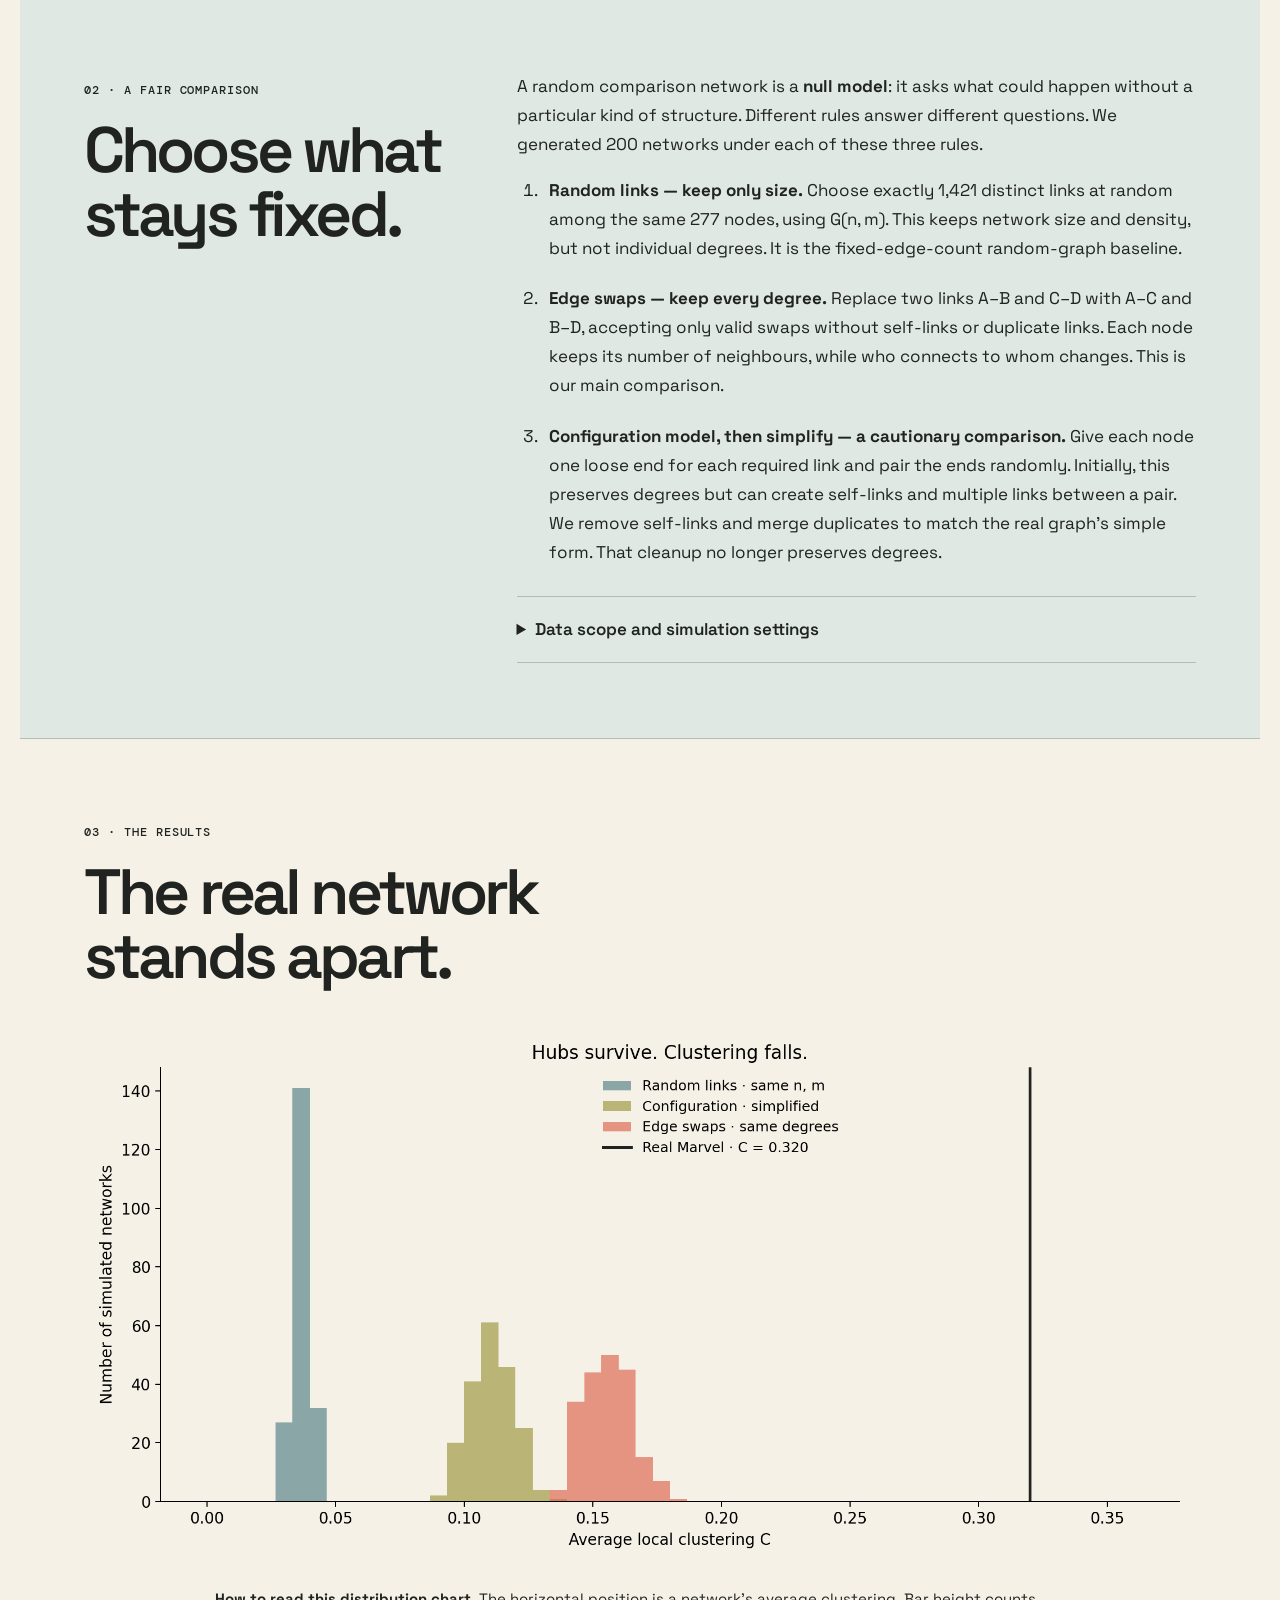
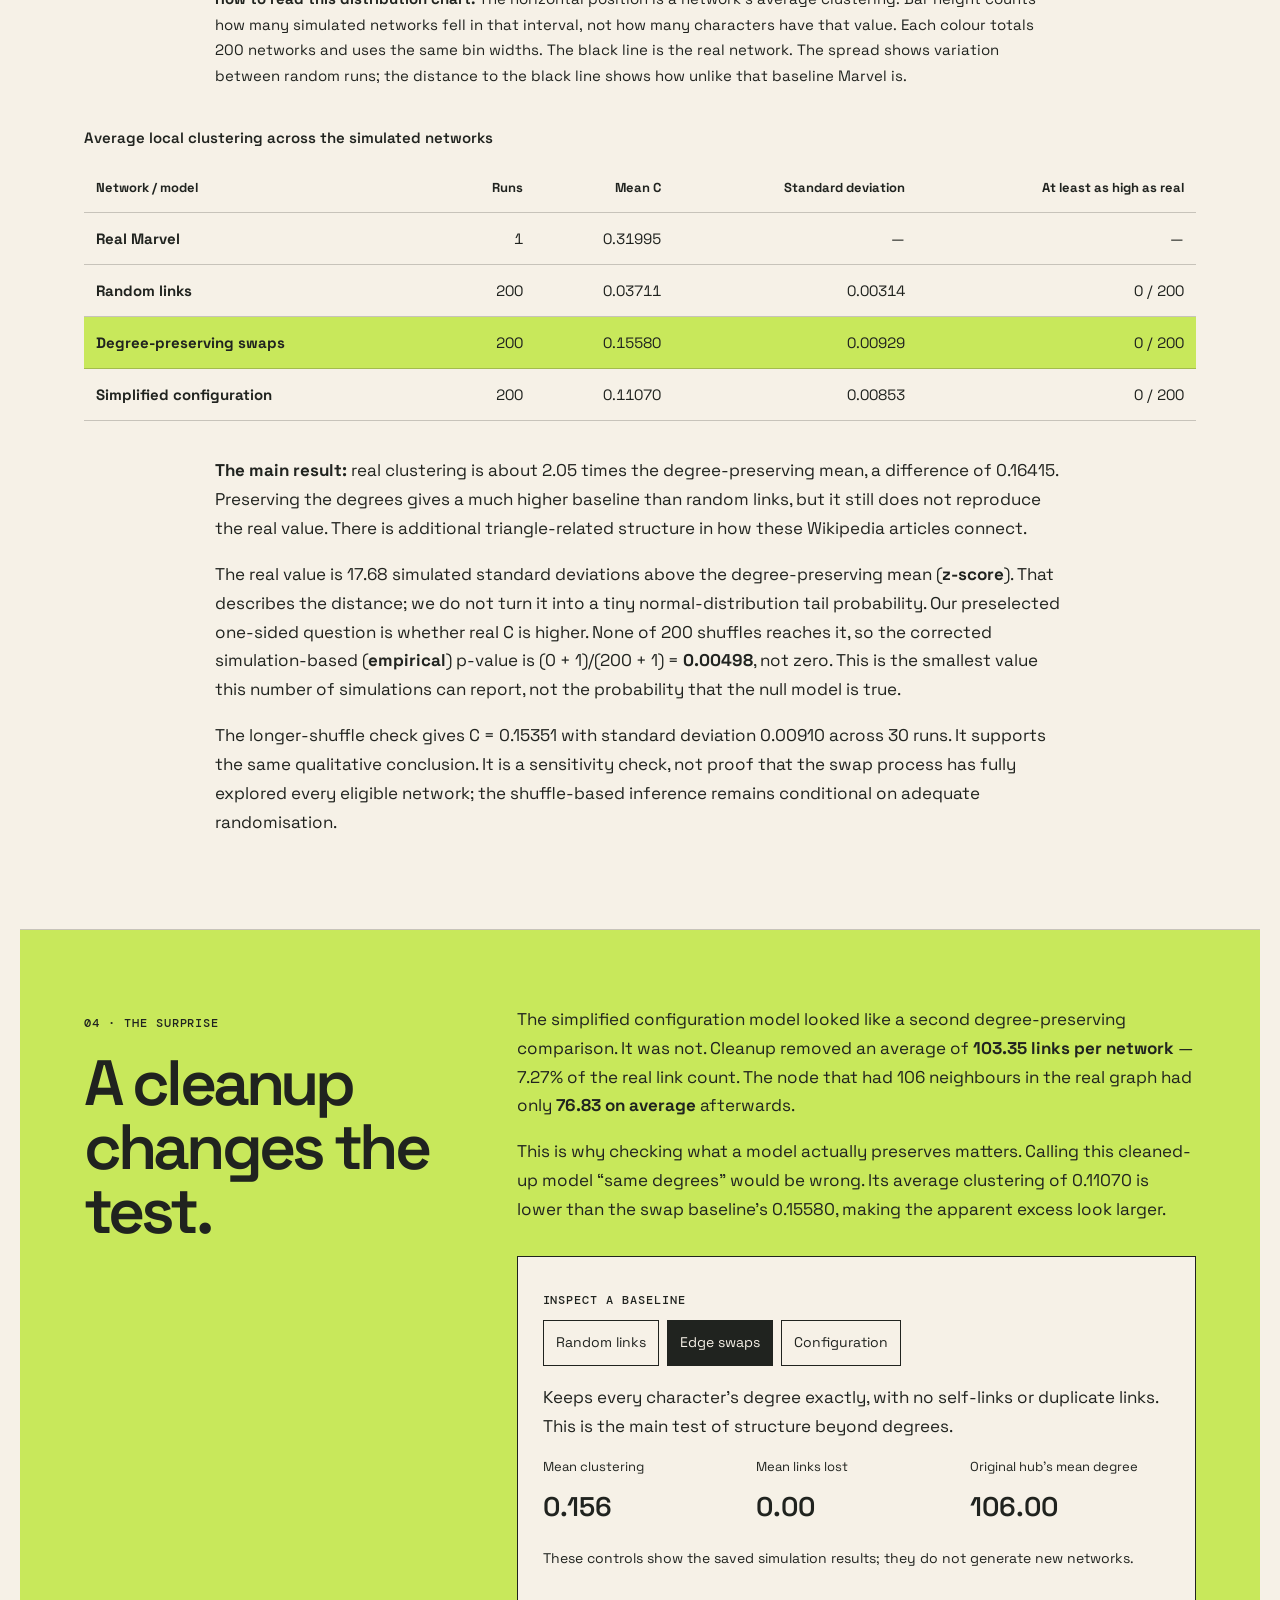
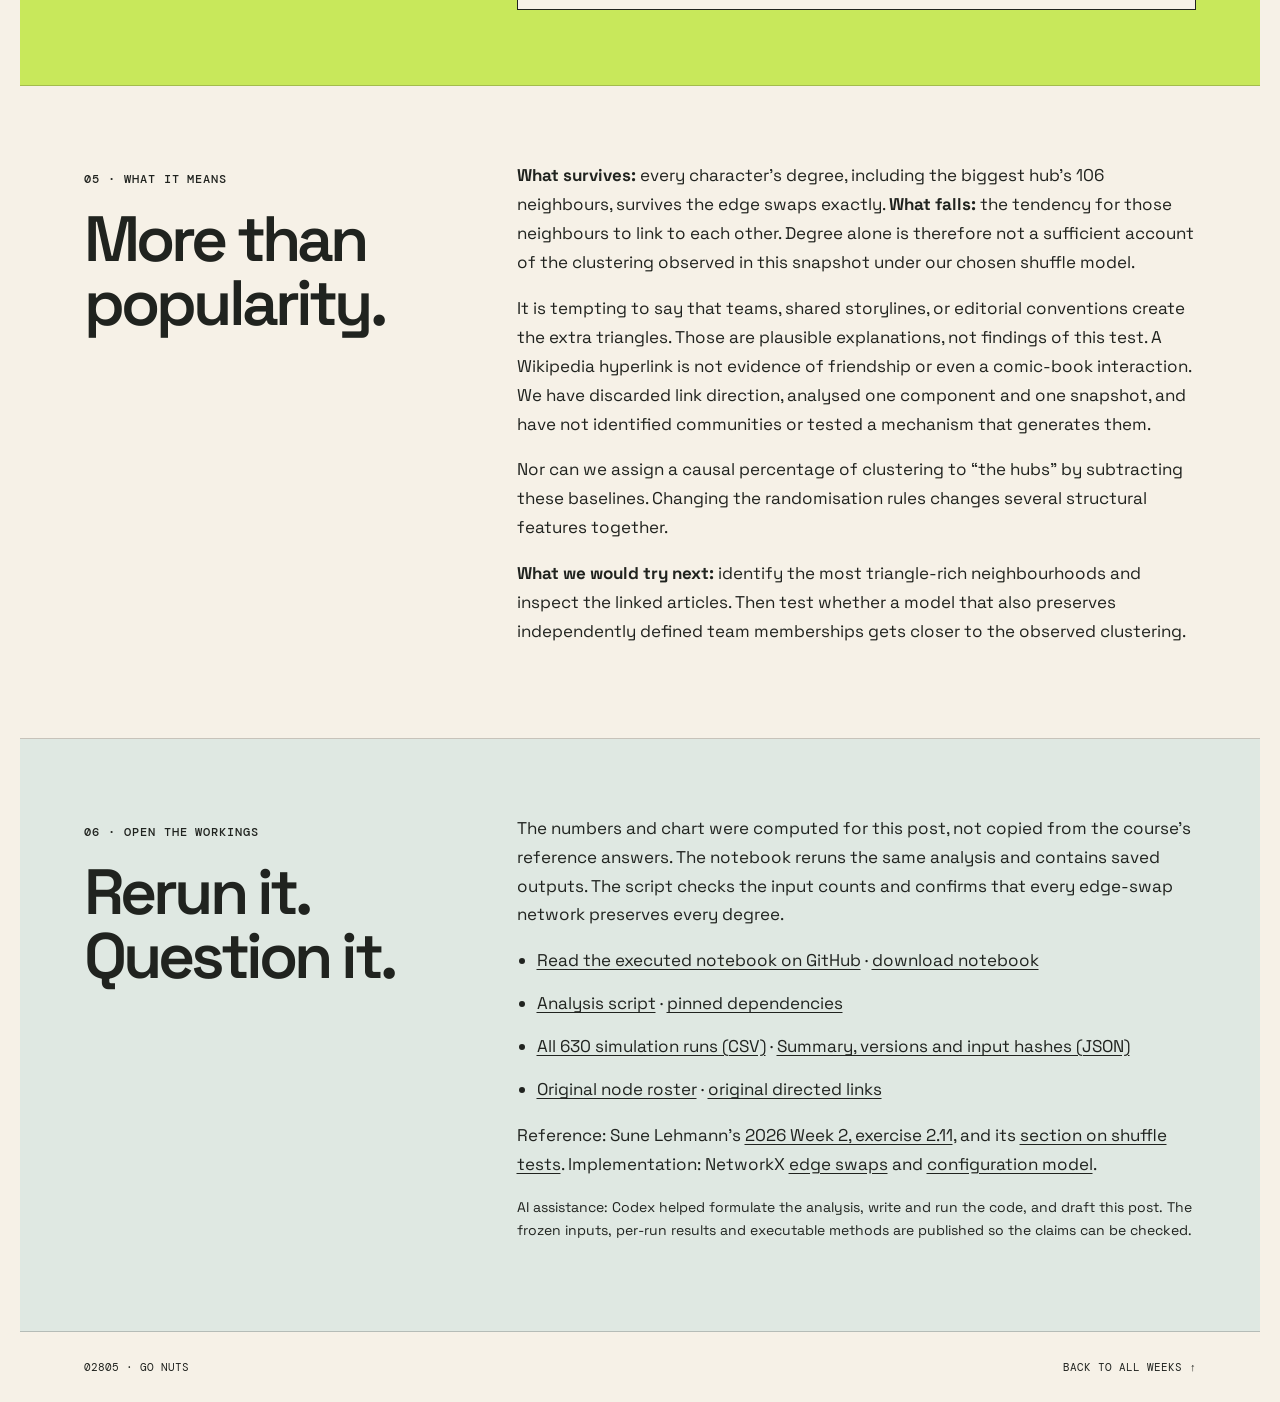
<file: weeks/week2/week2.html>
<!doctype html>
<html lang="en">
<head>
  <meta charset="UTF-8" />
  <meta name="viewport" content="width=device-width, initial-scale=1.0" />
  <meta name="description" content="Does Marvel's clustering survive a shuffle that keeps every hero's degree? 630 simulated networks reveal why the choice of null model matters." />
  <title>Week 2 · Hubs survive. Clustering falls. | Go Nuts</title>
  <link rel="preconnect" href="https://fonts.googleapis.com" />
  <link rel="preconnect" href="https://fonts.gstatic.com" crossorigin />
  <link href="https://fonts.googleapis.com/css2?family=DM+Mono:wght@400;500&family=Space+Grotesk:wght@400;500;600;700&display=swap" rel="stylesheet" />
  <link rel="stylesheet" href="../week1/styles.css" />
  <link rel="stylesheet" href="styles.css" />
  <script src="script.js" defer></script>
</head>
<body>
  <a class="skip-link" href="#question">Skip to the analysis</a>
  <header class="site-header">
    <div class="brand-lockup"><a class="logo" href="../../index.html"><span>✳</span> GO NUTS</a><span class="author">Perin · Svenstrup · Cabré</span></div>
    <a class="header-link" href="https://github.com/oscarsvenstrup/02805GoNuts">GitHub ↗</a>
  </header>
  <main>
    <div class="week-bar">
      <div class="week-heading"><p class="section-label">Week 02</p><span>Models &amp; null models</span></div>
      <nav class="week-nav" aria-label="Weekly posts"><a class="week-link" href="../../index.html">All weeks</a><a class="week-link" href="../week1/week1.html">Week 1</a><a class="week-link active" href="week2.html" aria-current="page">Week 2</a><a class="week-link" href="../week3/week3.html">Week 3</a><a class="week-link" href="../week4/week4.html">Week 4</a></nav>
    </div>
    <section class="post-intro" aria-labelledby="title">
      <p class="section-label">Group exercise 2.11 · Marvel under a shuffle</p>
      <h1 id="title">Hubs survive.<br /><em>Clustering falls.</em></h1>
      <p class="intro">Marvel's neighbours are unusually well connected to each other. Is that just what happens when a network has a few enormous hubs? Keeping every character's number of connections says: no, not in these shuffles.</p>
      <div class="post-meta"><span>Frozen course snapshot · 26 August 2026</span><span>630 simulated networks</span></div>
    </section>
    <div class="stats-strip" aria-label="Main results">
      <div><strong>277</strong><span>Characters in the giant component</span></div>
      <div><strong>1,421</strong><span>Undirected links</span></div>
      <div><strong>0.320</strong><span>Real clustering</span></div>
      <div><strong>0.156</strong><span>Degree-preserving shuffle mean</span></div>
    </div>

    <section class="story-section" id="question">
      <div><p class="section-label">01 · The question</p><h2>Is it just<br />the hubs?</h2></div>
      <div class="prose">
        <p>A character's number of neighbours is its <strong>degree</strong>. A hub has many neighbours. But a hub by itself does not guarantee that those neighbours link to each other: a star has a highly connected centre and no triangles at all.</p>
        <p>We ask whether Marvel has more neighbour-to-neighbour connections than we would expect <em>even after keeping every character's degree fixed</em>. This is a question about the arrangement of links, not just how many links each character has.</p>
        <h3>What exactly are we measuring?</h3>
        <p>For each character, count the links between its neighbours and divide by the number that could exist. This fraction is its <strong>local clustering coefficient</strong>. With four neighbours, six neighbour-pairs are possible; if three pairs are linked, the coefficient is 3/6 = 0.5.</p>
        <p>Our statistic, <strong>C</strong>, is the average of that fraction across all 277 characters. Characters with fewer than two neighbours contribute zero. Every character gets equal weight; this is not the same as pooling all neighbour-pairs across the network, which gives more weight to hubs.</p>
        <p class="formula">C = average of [links between neighbours ÷ possible neighbour-pairs]</p>
      </div>
    </section>

    <section class="story-section tinted" id="method">
      <div><p class="section-label">02 · A fair comparison</p><h2>Choose what<br />stays fixed.</h2></div>
      <div class="prose">
        <p>A random comparison network is a <strong>null model</strong>: it asks what could happen without a particular kind of structure. Different rules answer different questions. We generated 200 networks under each of these three rules.</p>
        <ol class="model-list">
          <li><strong>Random links — keep only size.</strong> Choose exactly 1,421 distinct links at random among the same 277 nodes, using G(n, m). This keeps network size and density, but not individual degrees. It is the fixed-edge-count random-graph baseline.</li>
          <li><strong>Edge swaps — keep every degree.</strong> Replace two links A–B and C–D with A–C and B–D, accepting only valid swaps without self-links or duplicate links. Each node keeps its number of neighbours, while who connects to whom changes. This is our main comparison.</li>
          <li><strong>Configuration model, then simplify — a cautionary comparison.</strong> Give each node one loose end for each required link and pair the ends randomly. Initially, this preserves degrees but can create self-links and multiple links between a pair. We remove self-links and merge duplicates to match the real graph's simple form. That cleanup no longer preserves degrees.</li>
        </ol>
        <details>
          <summary>Data scope and simulation settings</summary>
          <p>We use the unchanged <a href="https://sunelehmann.com/socialgraphs2026-web/data/">course Week 1 snapshot</a>: 303 Wikipedia articles and 1,784 directed links. We load the full roster first, including 17 isolated characters. A link in either direction becomes one undirected link, giving 1,434 links in total.</p>
          <p>We then select the largest connected group (<strong>giant component</strong>) once: 277 nodes and 1,421 links. The other 26 characters are outside the scope of this analysis, not accidentally lost while loading. All null networks retain these same 277 nodes, including any that become isolated; we do not extract a new giant component after shuffling or force the null networks to stay connected.</p>
          <p>Each main shuffle starts from the real graph and performs 14,210 successful swaps (10 times its link count), with its own seed. We also run 30 longer shuffles with 71,050 successful swaps each. The master seed is 280502. Every per-run seed and result is saved.</p>
        </details>
      </div>
    </section>

    <section class="results-section" id="results">
      <p class="section-label">03 · The results</p>
      <h2>The real network<br />stands apart.</h2>
      <figure>
        <a href="clustering_nulls.png"><img src="clustering_nulls.png" width="1980" height="954" alt="Histogram of 200 networks per model. Random-link clustering is centred near 0.037, simplified configuration near 0.111, and degree-preserving swaps near 0.156. Real Marvel is marked at 0.320, beyond every simulated value." /></a>
        <figcaption><strong>How to read this distribution chart.</strong> The horizontal position is a network's average clustering. Bar height counts how many simulated networks fell in that interval, not how many characters have that value. Each colour totals 200 networks and uses the same bin widths. The black line is the real network. The spread shows variation between random runs; the distance to the black line shows how unlike that baseline Marvel is.</figcaption>
      </figure>
      <div class="table-scroll" role="region" aria-label="Clustering results" tabindex="0">
        <table>
          <caption>Average local clustering across the simulated networks</caption>
          <thead><tr><th scope="col">Network / model</th><th scope="col">Runs</th><th scope="col">Mean C</th><th scope="col">Standard deviation</th><th scope="col">At least as high as real</th></tr></thead>
          <tbody>
            <tr><th scope="row">Real Marvel</th><td>1</td><td>0.31995</td><td>—</td><td>—</td></tr>
            <tr><th scope="row">Random links</th><td>200</td><td>0.03711</td><td>0.00314</td><td>0 / 200</td></tr>
            <tr class="main-result"><th scope="row">Degree-preserving swaps</th><td>200</td><td>0.15580</td><td>0.00929</td><td>0 / 200</td></tr>
            <tr><th scope="row">Simplified configuration</th><td>200</td><td>0.11070</td><td>0.00853</td><td>0 / 200</td></tr>
          </tbody>
        </table>
      </div>
      <div class="result-copy">
        <p><strong>The main result:</strong> real clustering is about 2.05 times the degree-preserving mean, a difference of 0.16415. Preserving the degrees gives a much higher baseline than random links, but it still does not reproduce the real value. There is additional triangle-related structure in how these Wikipedia articles connect.</p>
        <p>The real value is 17.68 simulated standard deviations above the degree-preserving mean (<strong>z-score</strong>). That describes the distance; we do not turn it into a tiny normal-distribution tail probability. Our preselected one-sided question is whether real C is higher. None of 200 shuffles reaches it, so the corrected simulation-based (<strong>empirical</strong>) p-value is (0 + 1)/(200 + 1) = <strong>0.00498</strong>, not zero. This is the smallest value this number of simulations can report, not the probability that the null model is true.</p>
        <p>The longer-shuffle check gives C = 0.15351 with standard deviation 0.00910 across 30 runs. It supports the same qualitative conclusion. It is a sensitivity check, not proof that the swap process has fully explored every eligible network; the shuffle-based inference remains conditional on adequate randomisation.</p>
      </div>
    </section>

    <section class="story-section surprise" id="surprise">
      <div><p class="section-label">04 · The surprise</p><h2>A cleanup<br />changes the test.</h2></div>
      <div class="prose">
        <p>The simplified configuration model looked like a second degree-preserving comparison. It was not. Cleanup removed an average of <strong>103.35 links per network</strong> — 7.27% of the real link count. The node that had 106 neighbours in the real graph had only <strong>76.83 on average</strong> afterwards.</p>
        <p>This is why checking what a model actually preserves matters. Calling this cleaned-up model “same degrees” would be wrong. Its average clustering of 0.11070 is lower than the swap baseline's 0.15580, making the apparent excess look larger.</p>
        <div class="comparison" id="comparison" hidden>
          <p class="section-label">Inspect a baseline</p>
          <div class="comparison-buttons" role="group" aria-label="Choose a null model">
            <button type="button" data-model="random" aria-pressed="false">Random links</button>
            <button type="button" data-model="swapped" aria-pressed="true">Edge swaps</button>
            <button type="button" data-model="configuration" aria-pressed="false">Configuration</button>
          </div>
          <div aria-live="polite" aria-atomic="true">
            <p id="comparison-rule"></p>
            <dl class="comparison-stats"><div><dt>Mean clustering</dt><dd id="comparison-clustering"></dd></div><div><dt>Mean links lost</dt><dd id="comparison-loss"></dd></div><div><dt>Original hub's mean degree</dt><dd id="comparison-hub"></dd></div></dl>
          </div>
          <p class="small-copy">These controls show the saved simulation results; they do not generate new networks.</p>
        </div>
      </div>
    </section>

    <section class="story-section" id="limits">
      <div><p class="section-label">05 · What it means</p><h2>More than<br />popularity.</h2></div>
      <div class="prose">
        <p><strong>What survives:</strong> every character's degree, including the biggest hub's 106 neighbours, survives the edge swaps exactly. <strong>What falls:</strong> the tendency for those neighbours to link to each other. Degree alone is therefore not a sufficient account of the clustering observed in this snapshot under our chosen shuffle model.</p>
        <p>It is tempting to say that teams, shared storylines, or editorial conventions create the extra triangles. Those are plausible explanations, not findings of this test. A Wikipedia hyperlink is not evidence of friendship or even a comic-book interaction. We have discarded link direction, analysed one component and one snapshot, and have not identified communities or tested a mechanism that generates them.</p>
        <p>Nor can we assign a causal percentage of clustering to “the hubs” by subtracting these baselines. Changing the randomisation rules changes several structural features together.</p>
        <p><strong>What we would try next:</strong> identify the most triangle-rich neighbourhoods and inspect the linked articles. Then test whether a model that also preserves independently defined team memberships gets closer to the observed clustering.</p>
      </div>
    </section>

    <section class="story-section tinted" id="reproduce">
      <div><p class="section-label">06 · Open the workings</p><h2>Rerun it.<br />Question it.</h2></div>
      <div class="prose">
        <p>The numbers and chart were computed for this post, not copied from the course's reference answers. The notebook reruns the same analysis and contains saved outputs. The script checks the input counts and confirms that every edge-swap network preserves every degree.</p>
        <ul class="resource-list">
          <li><a href="https://github.com/oscarsvenstrup/02805GoNuts/blob/main/weeks/week2/week2_analysis.ipynb">Read the executed notebook on GitHub</a> · <a href="week2_analysis.ipynb" download>download notebook</a></li>
          <li><a href="../../scripts/analyze_week2.py">Analysis script</a> · <a href="../../requirements-week2.txt">pinned dependencies</a></li>
          <li><a href="../../data/week2/samples.csv">All 630 simulation runs (CSV)</a> · <a href="../../data/week2/results.json">Summary, versions and input hashes (JSON)</a></li>
          <li><a href="../../data/week1/week1_nodes.tsv">Original node roster</a> · <a href="../../data/week1/week1_edges.tsv">original directed links</a></li>
        </ul>
        <p>Reference: Sune Lehmann's <a href="https://sunelehmann.com/socialgraphs2026-web/weeks/week2.html#go-nuts">2026 Week 2, exercise 2.11</a>, and its <a href="https://sunelehmann.com/socialgraphs2026-web/weeks/week2.html#shuffling-the-model-becomes-a-test">section on shuffle tests</a>. Implementation: NetworkX <a href="https://networkx.org/documentation/stable/reference/generated/networkx.algorithms.swap.double_edge_swap.html">edge swaps</a> and <a href="https://networkx.org/documentation/stable/reference/generated/networkx.generators.degree_seq.configuration_model.html">configuration model</a>.</p>
        <p class="small-copy">AI assistance: Codex helped formulate the analysis, write and run the code, and draft this post. The frozen inputs, per-run results and executable methods are published so the claims can be checked.</p>
      </div>
    </section>
  </main>
  <footer><span>02805 · GO NUTS</span><a href="../../index.html">Back to all weeks ↑</a></footer>
</body>
</html>
</file>
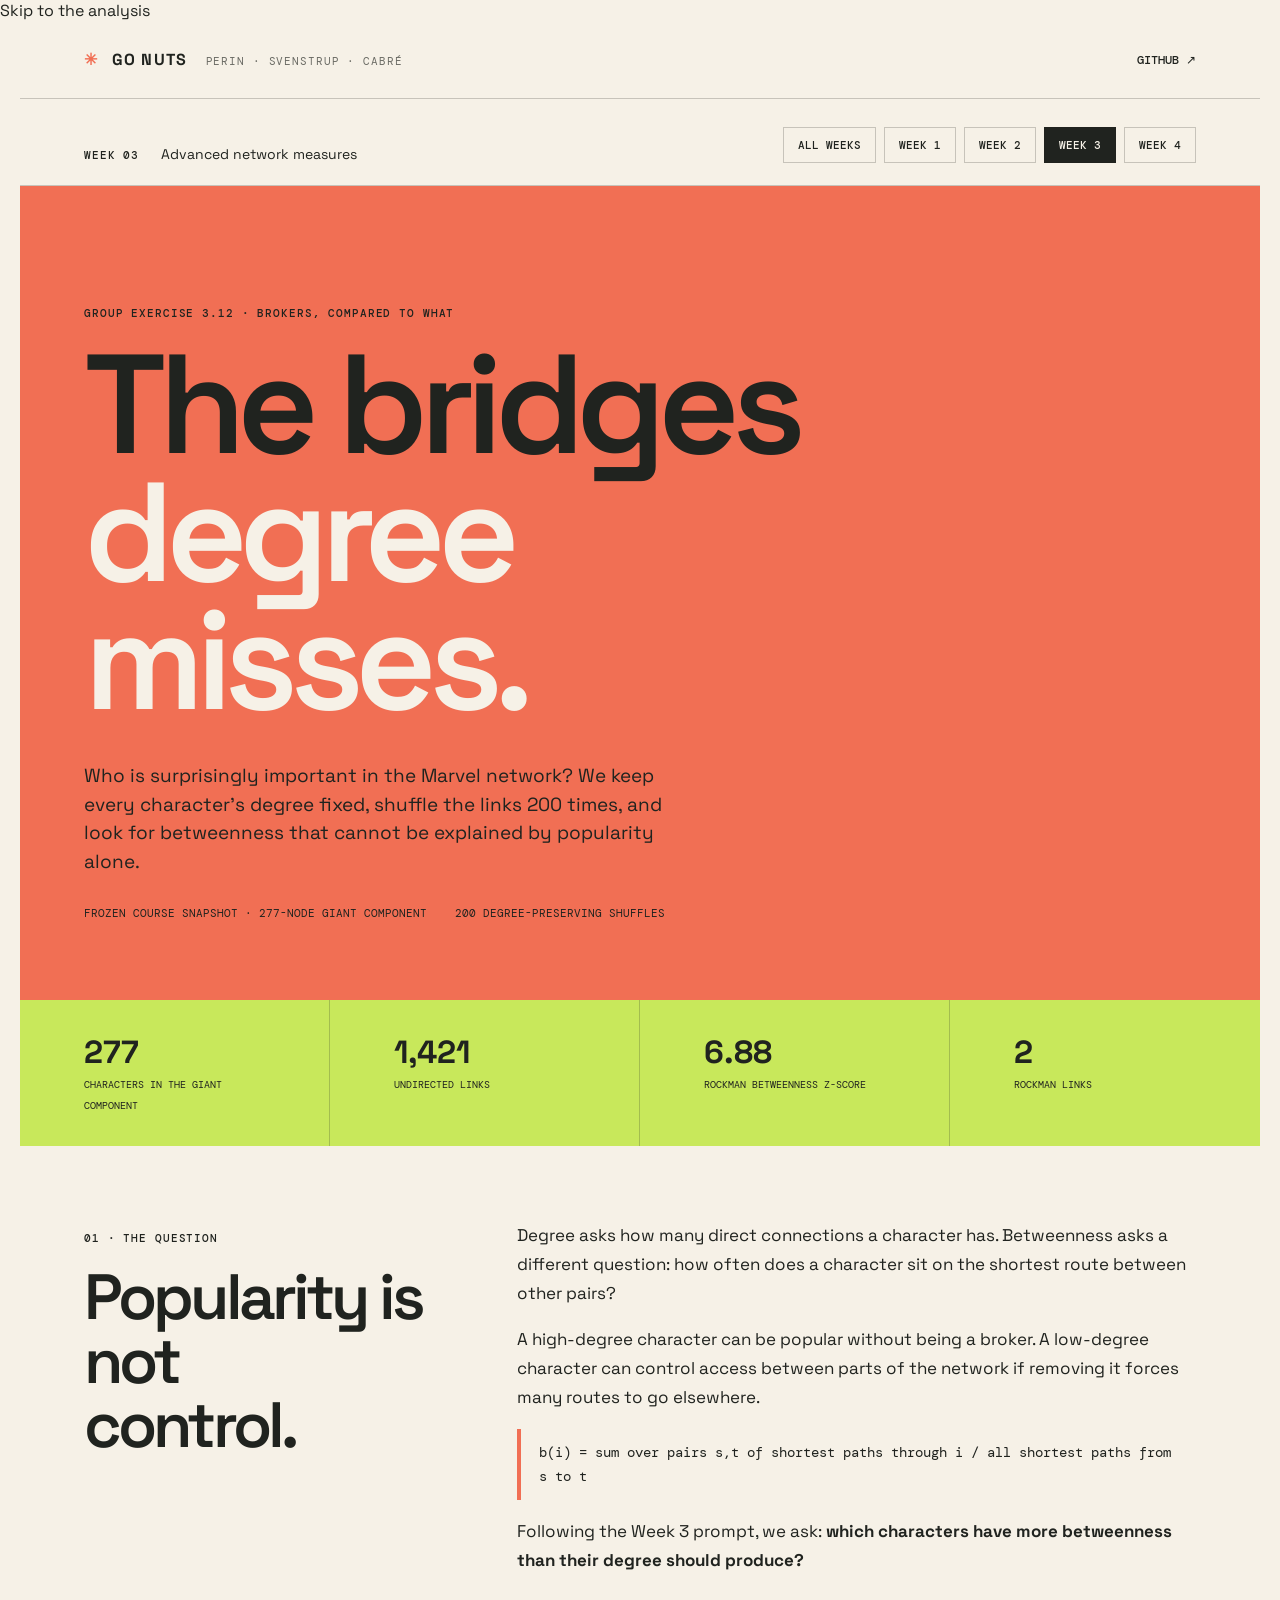
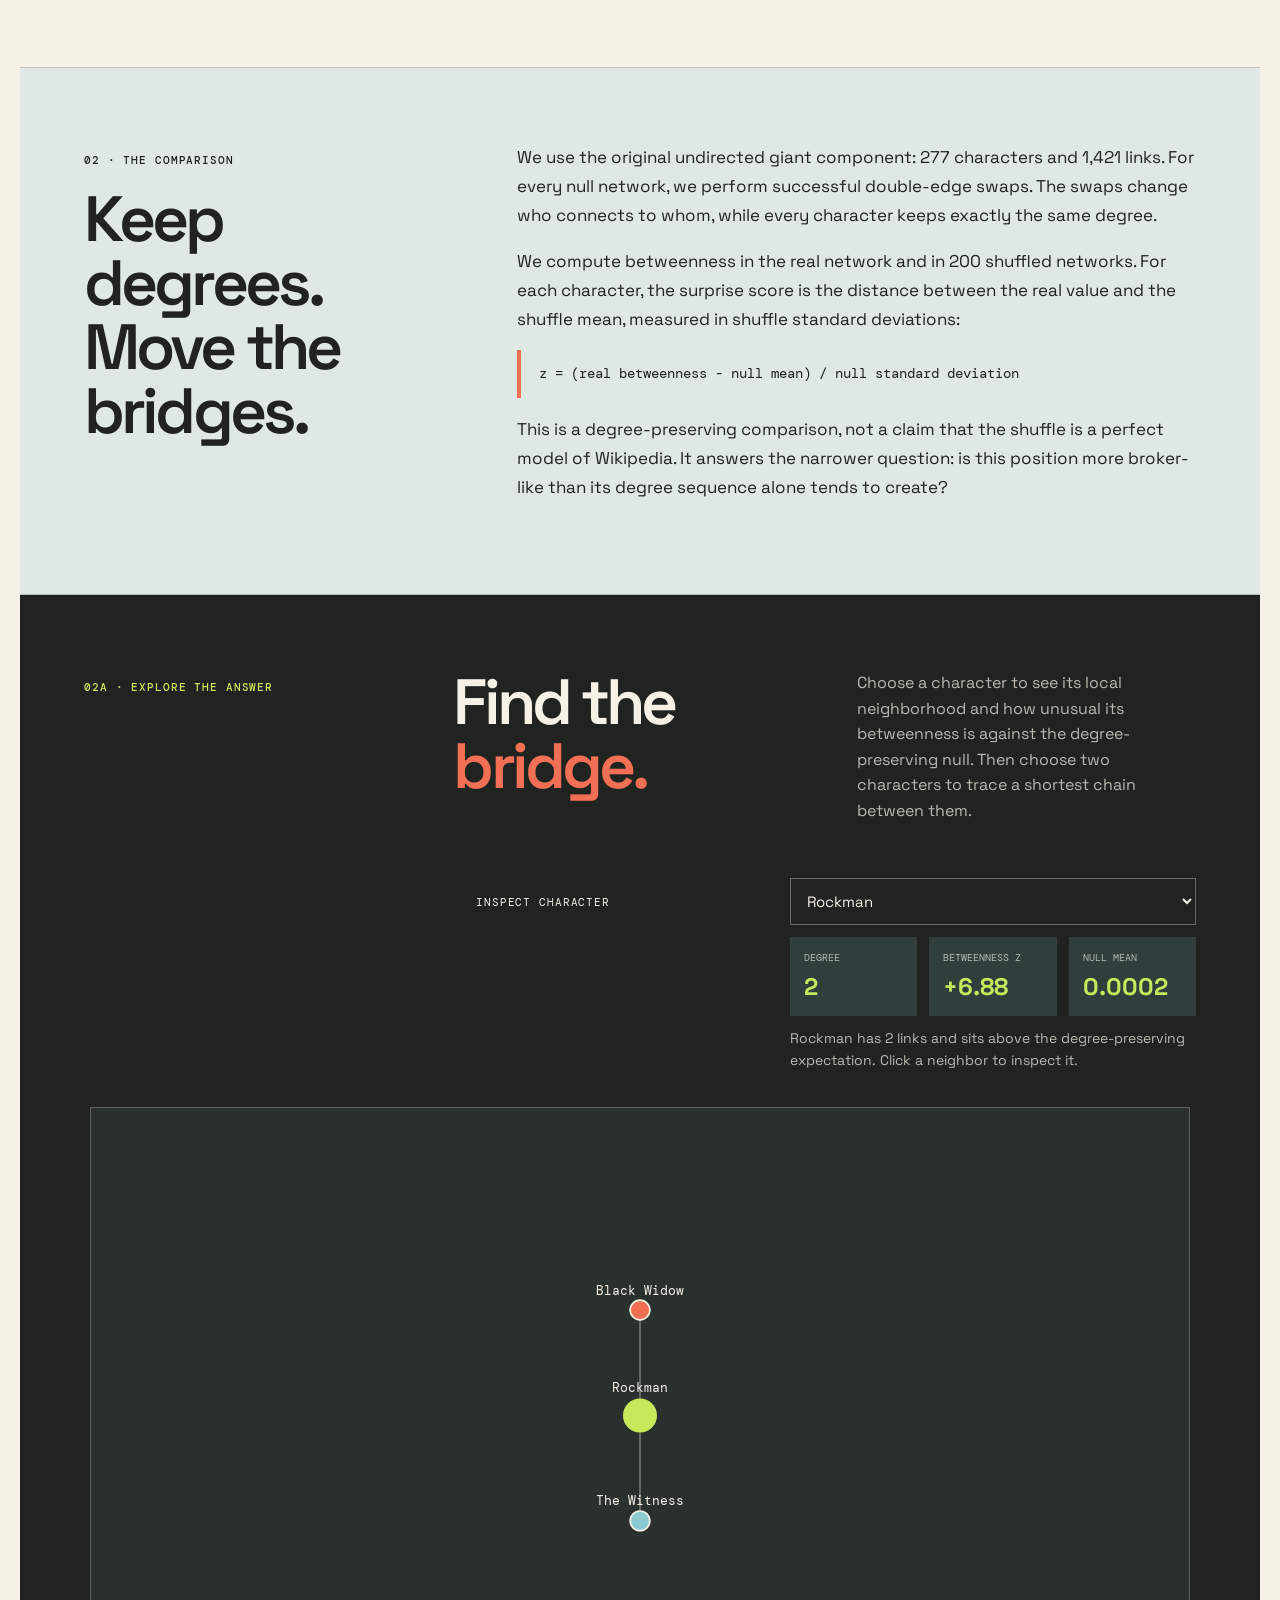
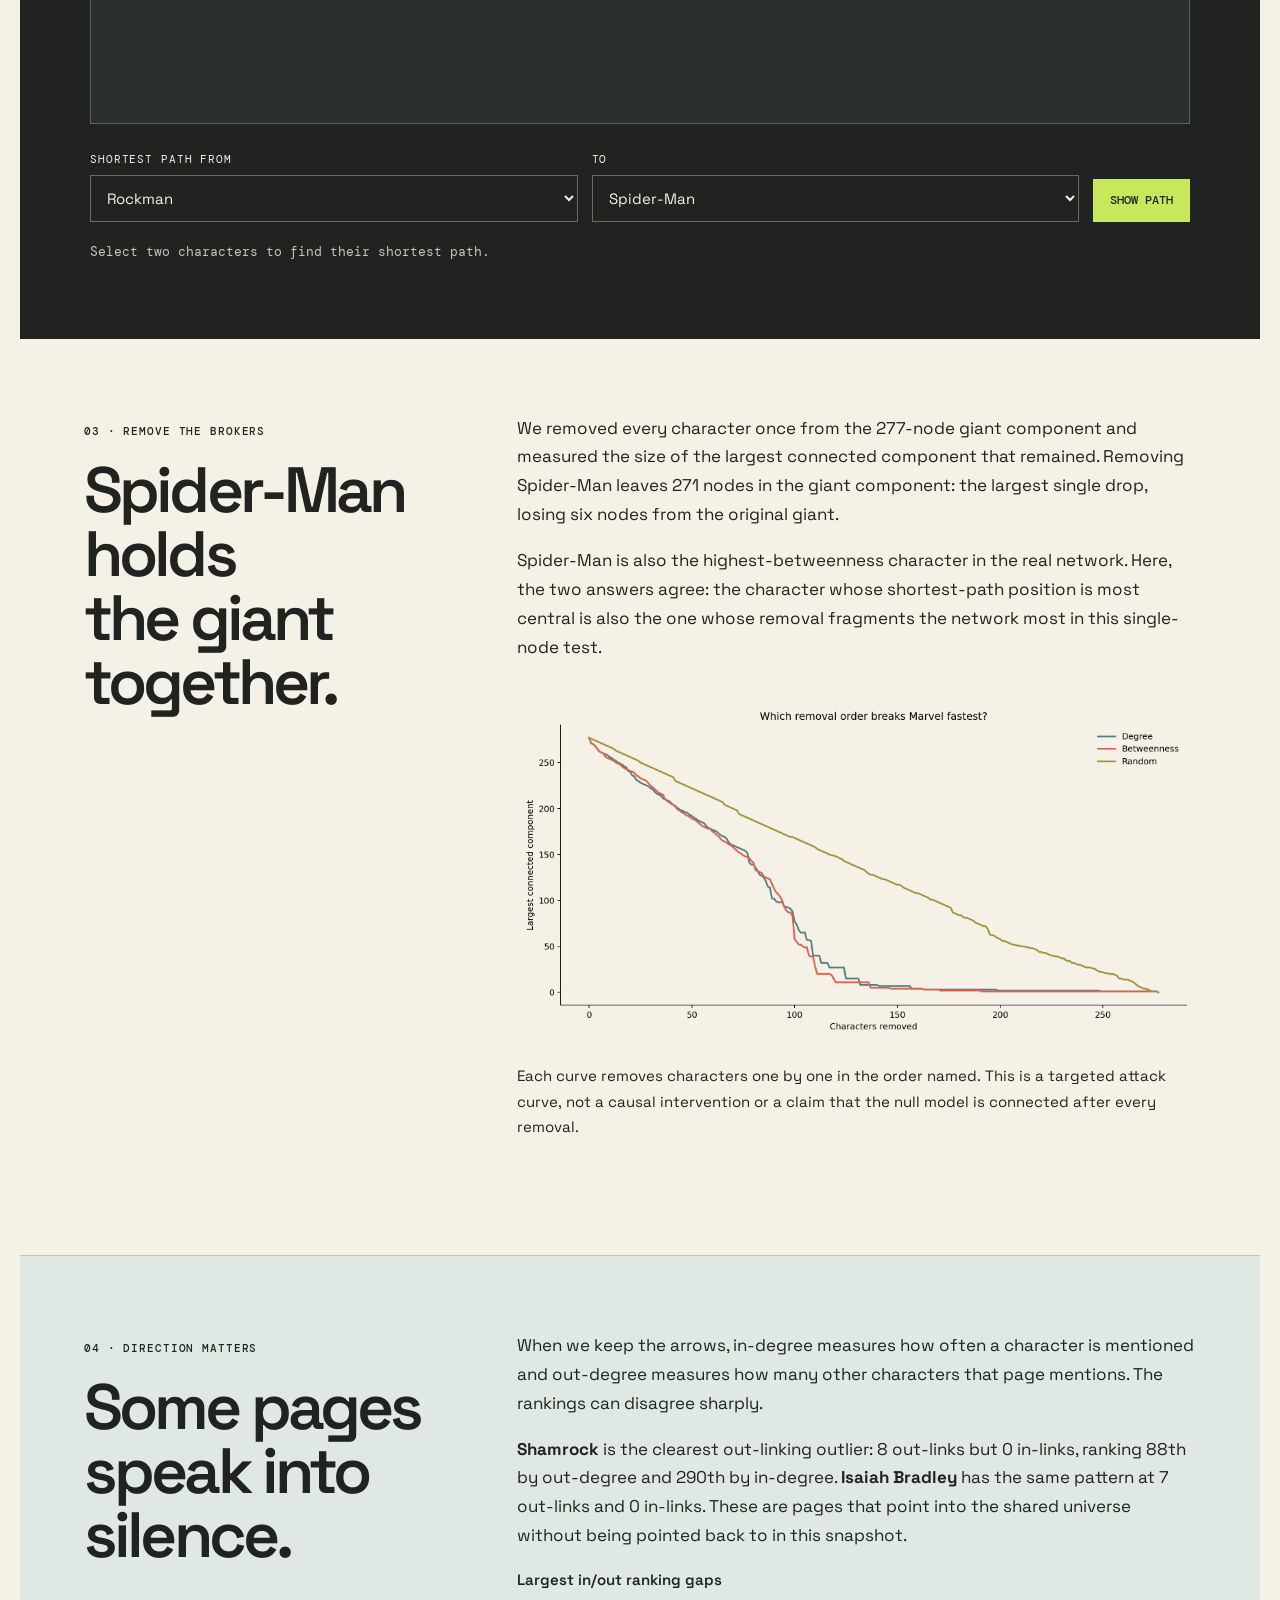
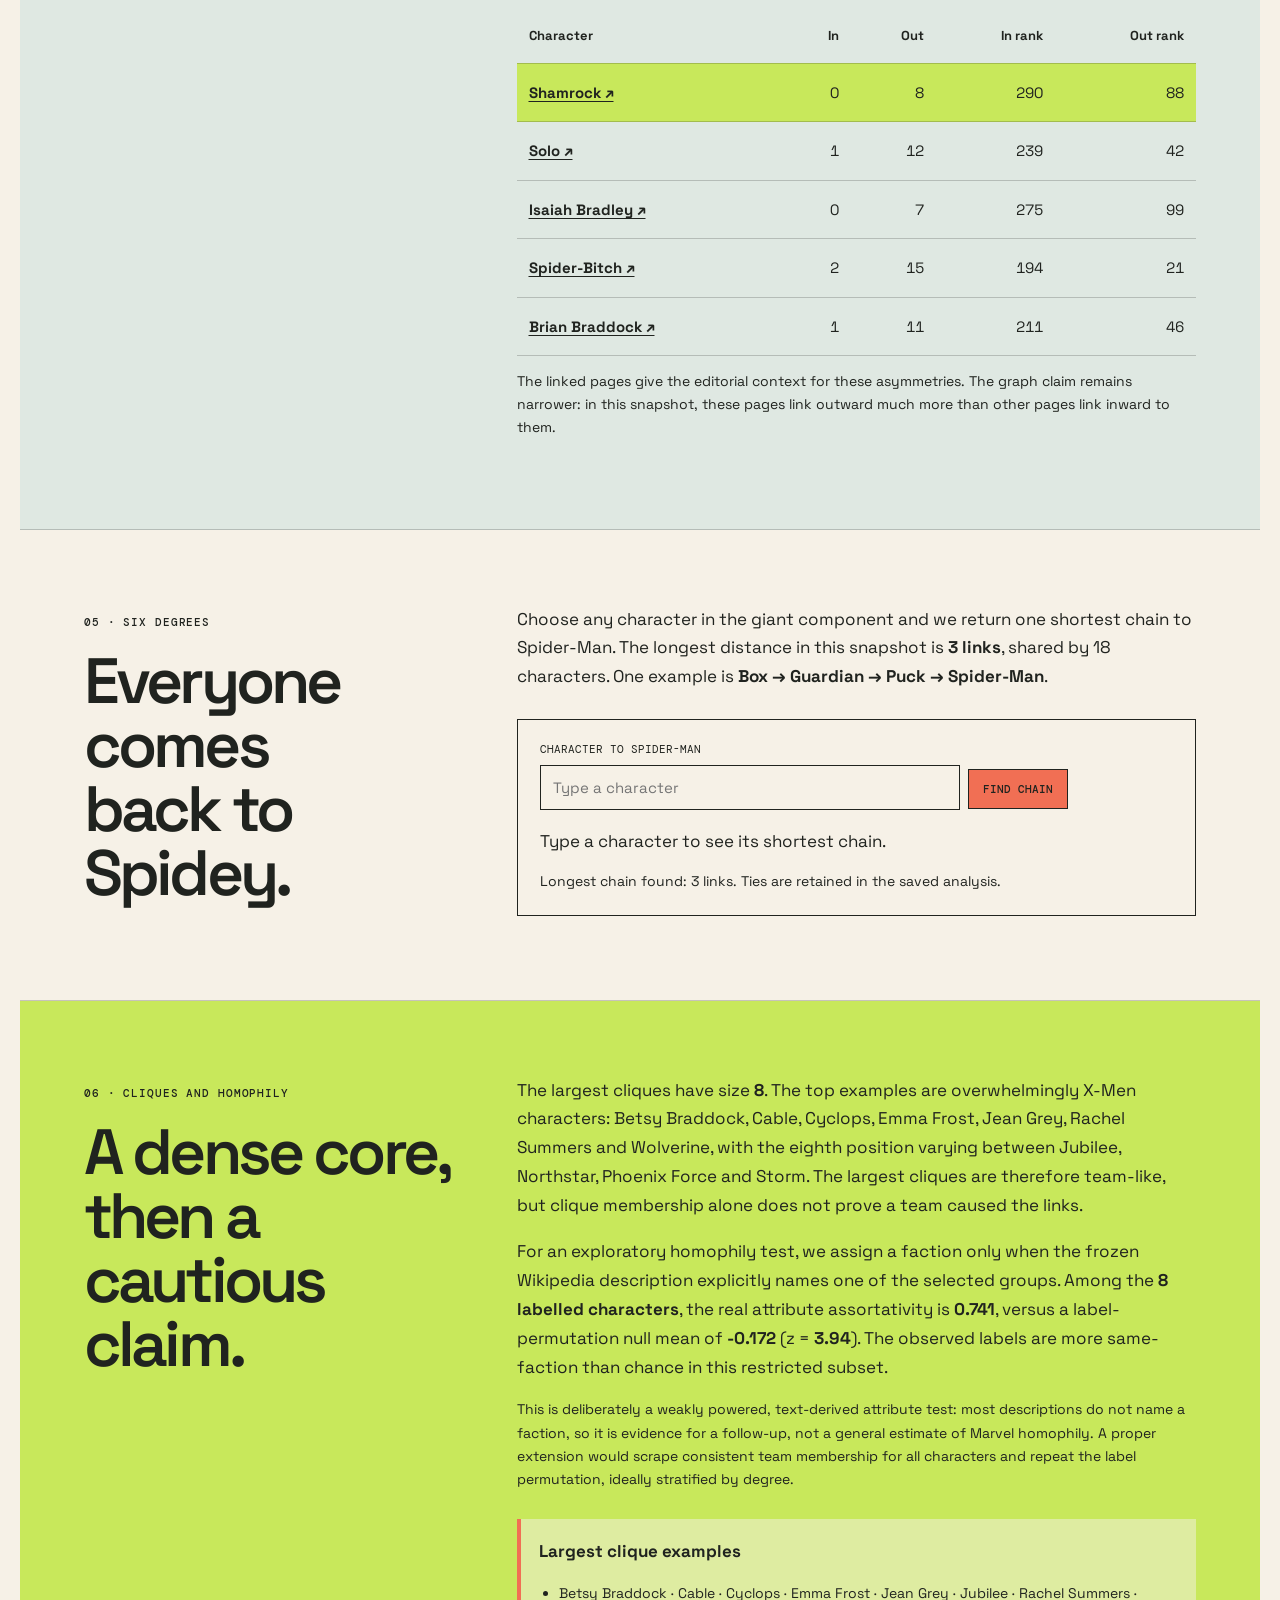
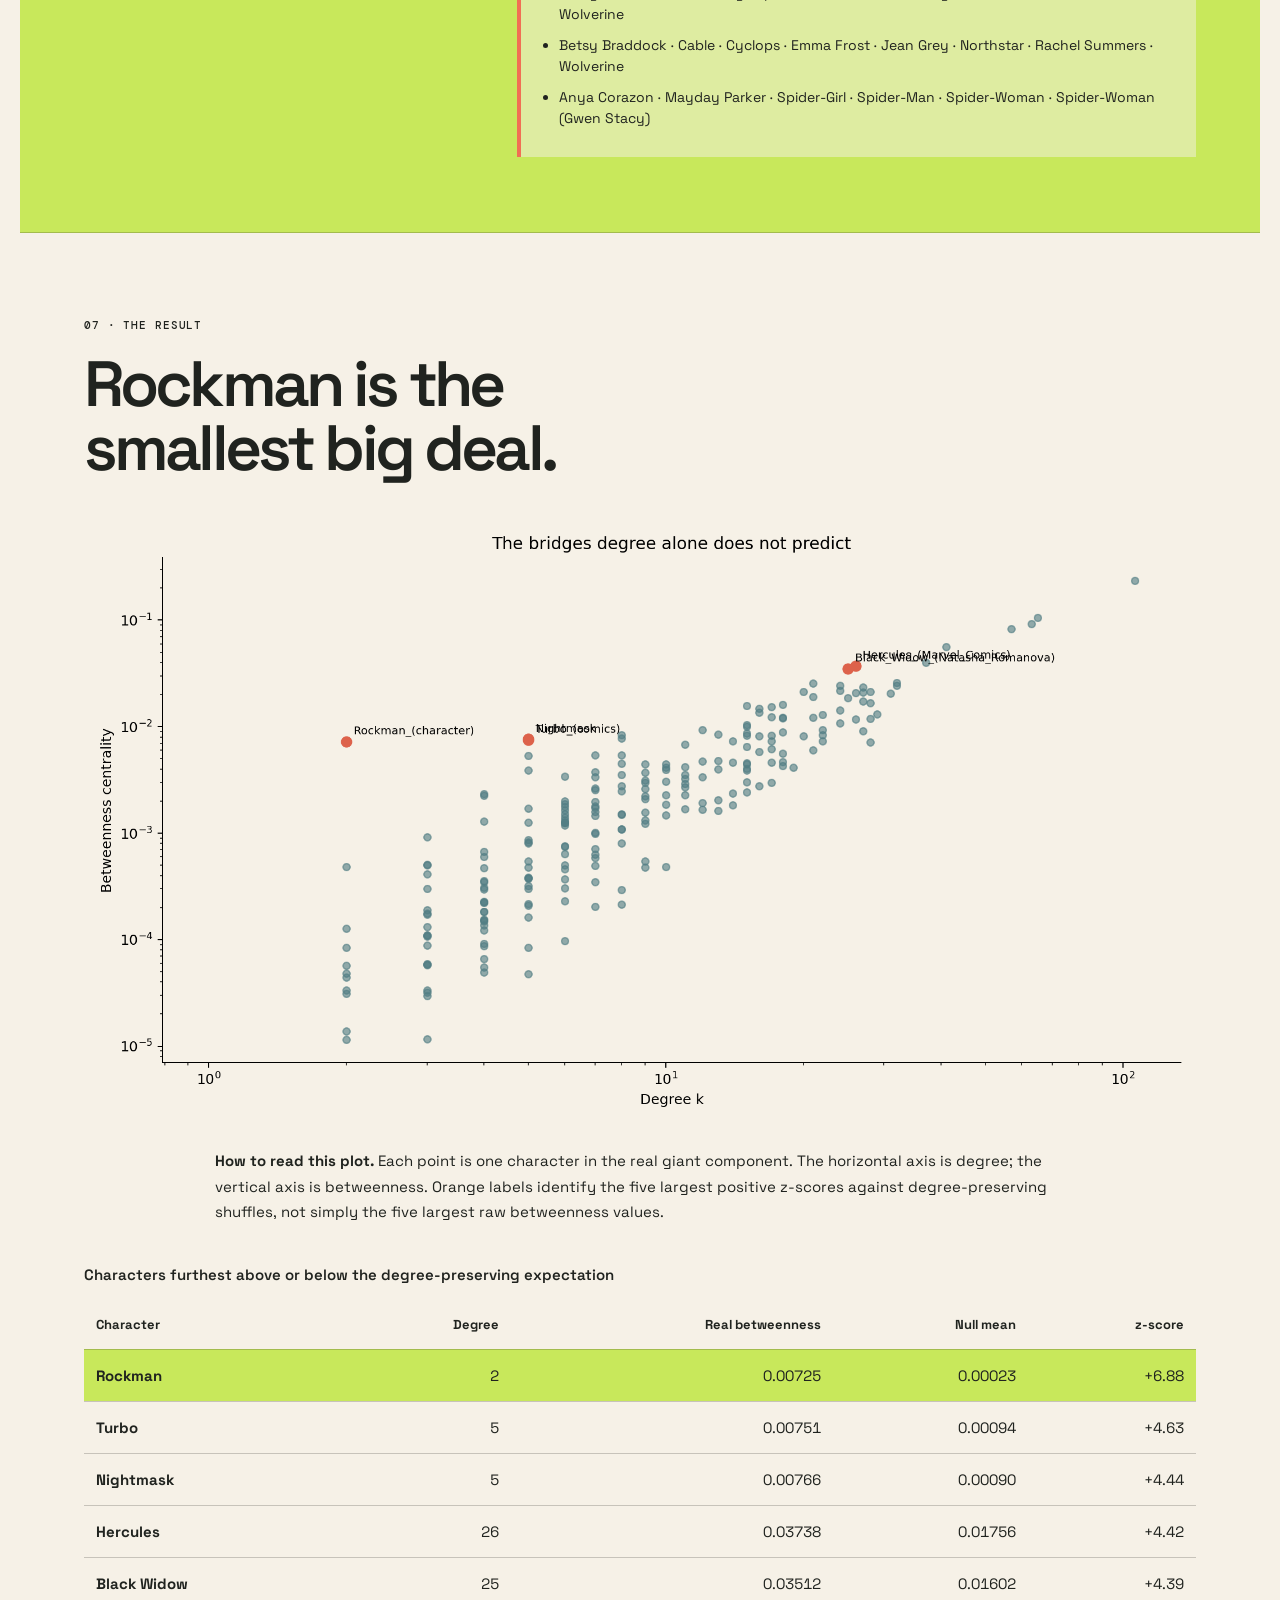
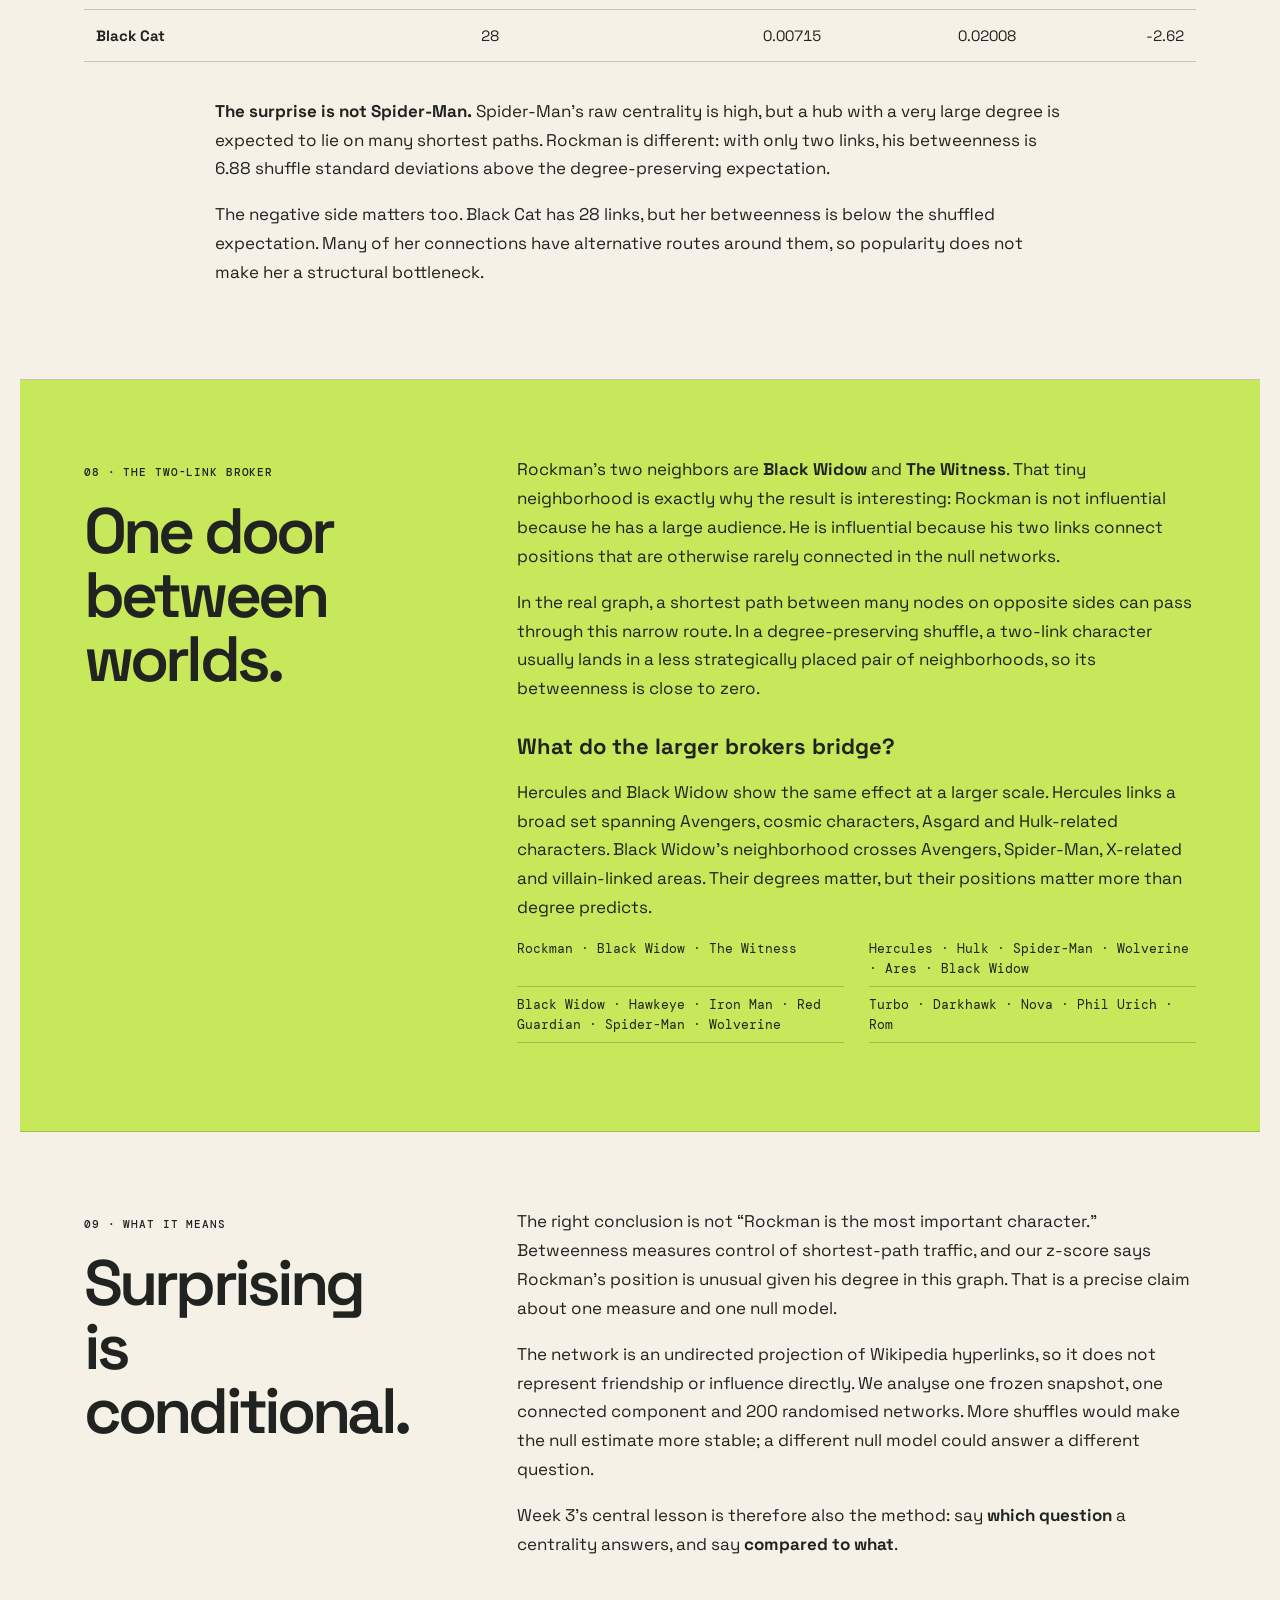
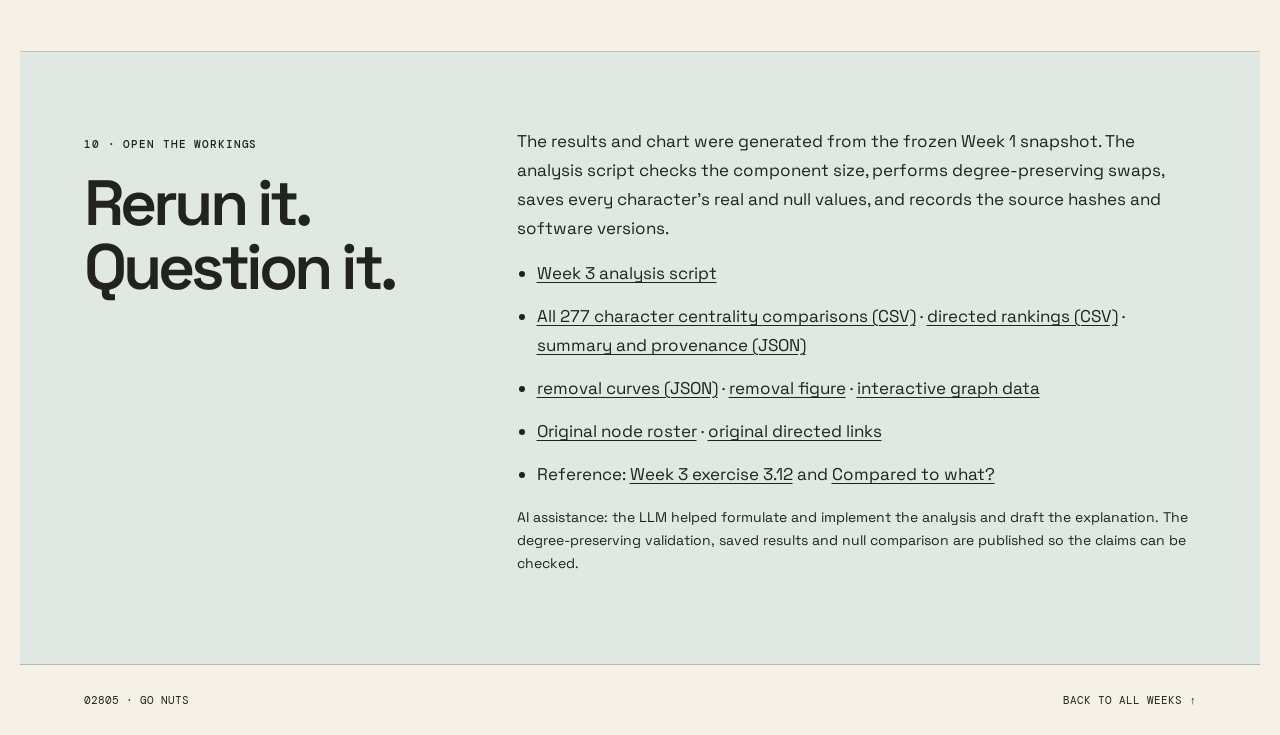
<file: weeks/week3/week3.html>
<!doctype html>
<html lang="en">
<head>
  <meta charset="UTF-8" />
  <meta name="viewport" content="width=device-width, initial-scale=1.0" />
  <meta name="description" content="Which Marvel characters are structural brokers beyond what their degree predicts?" />
  <title>Week 3 · The bridges degree misses | Go Nuts</title>
  <link rel="preconnect" href="https://fonts.googleapis.com" />
  <link rel="preconnect" href="https://fonts.gstatic.com" crossorigin />
  <link href="https://fonts.googleapis.com/css2?family=DM+Mono:wght@400;500&family=Space+Grotesk:wght@400;500;600;700&display=swap" rel="stylesheet" />
  <link rel="stylesheet" href="../week1/styles.css" />
  <link rel="stylesheet" href="styles.css" />
  <script src="script.js" defer></script>
</head>
<body>
  <a class="skip-link" href="#question">Skip to the analysis</a>
  <header class="site-header">
    <div class="brand-lockup"><a class="logo" href="../../index.html"><span>✳</span> GO NUTS</a><span class="author">Perin · Svenstrup · Cabré</span></div>
    <a class="header-link" href="https://github.com/oscarsvenstrup/02805GoNuts">GitHub ↗</a>
  </header>
  <main>
    <div class="week-bar">
      <div class="week-heading"><p class="section-label">Week 03</p><span>Advanced network measures</span></div>
      <nav class="week-nav" aria-label="Weekly posts"><a class="week-link" href="../../index.html">All weeks</a><a class="week-link" href="../week1/week1.html">Week 1</a><a class="week-link" href="../week2/week2.html">Week 2</a><a class="week-link active" href="week3.html" aria-current="page">Week 3</a><a class="week-link" href="../week4/week4.html">Week 4</a></nav>
    </div>
    <section class="post-intro week3-hero" aria-labelledby="title">
      <p class="section-label">Group exercise 3.12 · Brokers, compared to what</p>
      <h1 id="title">The bridges<br /><em>degree misses.</em></h1>
      <p class="intro">Who is surprisingly important in the Marvel network? We keep every character's degree fixed, shuffle the links 200 times, and look for betweenness that cannot be explained by popularity alone.</p>
      <div class="post-meta"><span>Frozen course snapshot · 277-node giant component</span><span>200 degree-preserving shuffles</span></div>
    </section>
    <div class="stats-strip" aria-label="Main results">
      <div><strong>277</strong><span>Characters in the giant component</span></div>
      <div><strong>1,421</strong><span>Undirected links</span></div>
      <div><strong>6.88</strong><span>Rockman betweenness z-score</span></div>
      <div><strong>2</strong><span>Rockman links</span></div>
    </div>

    <section class="story-section" id="question">
      <div><p class="section-label">01 · The question</p><h2>Popularity is not<br />control.</h2></div>
      <div class="prose">
        <p>Degree asks how many direct connections a character has. Betweenness asks a different question: how often does a character sit on the shortest route between other pairs?</p>
        <p>A high-degree character can be popular without being a broker. A low-degree character can control access between parts of the network if removing it forces many routes to go elsewhere.</p>
        <p class="formula">b(i) = sum over pairs s,t of shortest paths through i / all shortest paths from s to t</p>
        <p>Following the Week 3 prompt, we ask: <strong>which characters have more betweenness than their degree should produce?</strong></p>
      </div>
    </section>

    <section class="story-section tinted" id="method">
      <div><p class="section-label">02 · The comparison</p><h2>Keep degrees.<br />Move the bridges.</h2></div>
      <div class="prose">
        <p>We use the original undirected giant component: 277 characters and 1,421 links. For every null network, we perform successful double-edge swaps. The swaps change who connects to whom, while every character keeps exactly the same degree.</p>
        <p>We compute betweenness in the real network and in 200 shuffled networks. For each character, the surprise score is the distance between the real value and the shuffle mean, measured in shuffle standard deviations:</p>
        <p class="formula">z = (real betweenness - null mean) / null standard deviation</p>
        <p>This is a degree-preserving comparison, not a claim that the shuffle is a perfect model of Wikipedia. It answers the narrower question: is this position more broker-like than its degree sequence alone tends to create?</p>
      </div>
    </section>

    <section class="network-explorer" id="explorer" aria-labelledby="explorer-title">
      <div class="explorer-heading"><p class="section-label">02A · Explore the answer</p><h2 id="explorer-title">Find the<br /><span>bridge.</span></h2><p>Choose a character to see its local neighborhood and how unusual its betweenness is against the degree-preserving null. Then choose two characters to trace a shortest chain between them.</p></div>
      <div class="explorer-controls">
        <label for="node-select">Inspect character</label>
        <select id="node-select"></select>
        <div class="explorer-stats" aria-live="polite"><div><span>Degree</span><strong id="node-degree">-</strong></div><div><span>Betweenness z</span><strong id="node-z">-</strong></div><div><span>Null mean</span><strong id="node-null">-</strong></div></div>
        <p id="node-explanation">Loading the graph data...</p>
      </div>
      <div class="graph-frame"><svg id="ego-graph" viewBox="0 0 1000 560" role="img" aria-label="Interactive local neighborhood graph"></svg></div>
      <div class="path-controls">
        <div><label for="path-source">Shortest path from</label><select id="path-source"></select></div>
        <div><label for="path-target">to</label><select id="path-target"></select></div>
        <button id="path-button" type="button">Show path</button>
      </div>
      <p class="path-result" id="path-result" aria-live="polite">Select two characters to find their shortest path.</p>
    </section>

    <section class="story-section" id="removal">
      <div><p class="section-label">03 · Remove the brokers</p><h2>Spider-Man holds<br />the giant together.</h2></div>
      <div class="prose">
        <p>We removed every character once from the 277-node giant component and measured the size of the largest connected component that remained. Removing Spider-Man leaves 271 nodes in the giant component: the largest single drop, losing six nodes from the original giant.</p>
        <p>Spider-Man is also the highest-betweenness character in the real network. Here, the two answers agree: the character whose shortest-path position is most central is also the one whose removal fragments the network most in this single-node test.</p>
        <figure><img src="removal_fragments.png" width="1980" height="990" alt="Line chart showing the largest connected component as characters are removed in descending degree, betweenness, and random order. Betweenness removal shrinks the giant component fastest." /><figcaption>Each curve removes characters one by one in the order named. This is a targeted attack curve, not a causal intervention or a claim that the null model is connected after every removal.</figcaption></figure>
      </div>
    </section>

    <section class="story-section tinted" id="direction">
      <div><p class="section-label">04 · Direction matters</p><h2>Some pages<br />speak into silence.</h2></div>
      <div class="prose">
        <p>When we keep the arrows, in-degree measures how often a character is mentioned and out-degree measures how many other characters that page mentions. The rankings can disagree sharply.</p>
        <p><strong>Shamrock</strong> is the clearest out-linking outlier: 8 out-links but 0 in-links, ranking 88th by out-degree and 290th by in-degree. <strong>Isaiah Bradley</strong> has the same pattern at 7 out-links and 0 in-links. These are pages that point into the shared universe without being pointed back to in this snapshot.</p>
        <div class="table-scroll"><table><caption>Largest in/out ranking gaps</caption><thead><tr><th scope="col">Character</th><th scope="col">In</th><th scope="col">Out</th><th scope="col">In rank</th><th scope="col">Out rank</th></tr></thead><tbody><tr class="main-result"><th scope="row"><a href="https://en.wikipedia.org/wiki/Shamrock_(comics)">Shamrock ↗</a></th><td>0</td><td>8</td><td>290</td><td>88</td></tr><tr><th scope="row"><a href="https://en.wikipedia.org/wiki/Solo_(Marvel_Comics)">Solo ↗</a></th><td>1</td><td>12</td><td>239</td><td>42</td></tr><tr><th scope="row"><a href="https://en.wikipedia.org/wiki/Isaiah_Bradley">Isaiah Bradley ↗</a></th><td>0</td><td>7</td><td>275</td><td>99</td></tr><tr><th scope="row"><a href="https://en.wikipedia.org/wiki/Spider-Bitch">Spider-Bitch ↗</a></th><td>2</td><td>15</td><td>194</td><td>21</td></tr><tr><th scope="row"><a href="https://en.wikipedia.org/wiki/Captain_Britain">Brian Braddock ↗</a></th><td>1</td><td>11</td><td>211</td><td>46</td></tr></tbody></table></div>
        <p class="small-copy">The linked pages give the editorial context for these asymmetries. The graph claim remains narrower: in this snapshot, these pages link outward much more than other pages link inward to them.</p>
      </div>
    </section>

    <section class="story-section" id="spider-man">
      <div><p class="section-label">05 · Six degrees</p><h2>Everyone comes<br />back to Spidey.</h2></div>
      <div class="prose">
        <p>Choose any character in the giant component and we return one shortest chain to Spider-Man. The longest distance in this snapshot is <strong>3 links</strong>, shared by 18 characters. One example is <strong>Box → Guardian → Puck → Spider-Man</strong>.</p>
        <div class="spider-tool"><label for="spider-input">Character to Spider-Man</label><input id="spider-input" list="spider-character-options" placeholder="Type a character" autocomplete="off" /><datalist id="spider-character-options"></datalist><button id="spider-button" type="button">Find chain</button><p id="spider-result" aria-live="polite">Type a character to see its shortest chain.</p><p class="small-copy">Longest chain found: 3 links. Ties are retained in the saved analysis.</p></div>
      </div>
    </section>

    <section class="story-section surprise" id="cliques">
      <div><p class="section-label">06 · Cliques and homophily</p><h2>A dense core,<br />then a cautious claim.</h2></div>
      <div class="prose">
        <p>The largest cliques have size <strong>8</strong>. The top examples are overwhelmingly X-Men characters: Betsy Braddock, Cable, Cyclops, Emma Frost, Jean Grey, Rachel Summers and Wolverine, with the eighth position varying between Jubilee, Northstar, Phoenix Force and Storm. The largest cliques are therefore team-like, but clique membership alone does not prove a team caused the links.</p>
        <p>For an exploratory homophily test, we assign a faction only when the frozen Wikipedia description explicitly names one of the selected groups. Among the <strong>8 labelled characters</strong>, the real attribute assortativity is <strong>0.741</strong>, versus a label-permutation null mean of <strong>-0.172</strong> (z = <strong>3.94</strong>). The observed labels are more same-faction than chance in this restricted subset.</p>
        <p class="small-copy">This is deliberately a weakly powered, text-derived attribute test: most descriptions do not name a faction, so it is evidence for a follow-up, not a general estimate of Marvel homophily. A proper extension would scrape consistent team membership for all characters and repeat the label permutation, ideally stratified by degree.</p>
        <div class="clique-list"><strong>Largest clique examples</strong><ul><li>Betsy Braddock · Cable · Cyclops · Emma Frost · Jean Grey · Jubilee · Rachel Summers · Wolverine</li><li>Betsy Braddock · Cable · Cyclops · Emma Frost · Jean Grey · Northstar · Rachel Summers · Wolverine</li><li>Anya Corazon · Mayday Parker · Spider-Girl · Spider-Man · Spider-Woman · Spider-Woman (Gwen Stacy)</li></ul></div>
      </div>
    </section>

    <section class="results-section" id="results">
      <p class="section-label">07 · The result</p>
      <h2>Rockman is the<br />smallest big deal.</h2>
      <figure>
        <a href="betweenness_surprises.png"><img src="betweenness_surprises.png" width="1980" height="1080" alt="Log-log scatter plot of degree against betweenness centrality. Rockman, Turbo, Nightmask, Hercules and Black Widow are highlighted as characters with unusually high betweenness for their degree." /></a>
        <figcaption><strong>How to read this plot.</strong> Each point is one character in the real giant component. The horizontal axis is degree; the vertical axis is betweenness. Orange labels identify the five largest positive z-scores against degree-preserving shuffles, not simply the five largest raw betweenness values.</figcaption>
      </figure>
      <div class="table-scroll" role="region" aria-label="Most surprising characters" tabindex="0">
        <table>
          <caption>Characters furthest above or below the degree-preserving expectation</caption>
          <thead><tr><th scope="col">Character</th><th scope="col">Degree</th><th scope="col">Real betweenness</th><th scope="col">Null mean</th><th scope="col">z-score</th></tr></thead>
          <tbody>
            <tr class="main-result"><th scope="row">Rockman</th><td>2</td><td>0.00725</td><td>0.00023</td><td>+6.88</td></tr>
            <tr><th scope="row">Turbo</th><td>5</td><td>0.00751</td><td>0.00094</td><td>+4.63</td></tr>
            <tr><th scope="row">Nightmask</th><td>5</td><td>0.00766</td><td>0.00090</td><td>+4.44</td></tr>
            <tr><th scope="row">Hercules</th><td>26</td><td>0.03738</td><td>0.01756</td><td>+4.42</td></tr>
            <tr><th scope="row">Black Widow</th><td>25</td><td>0.03512</td><td>0.01602</td><td>+4.39</td></tr>
            <tr><th scope="row">Black Cat</th><td>28</td><td>0.00715</td><td>0.02008</td><td>-2.62</td></tr>
          </tbody>
        </table>
      </div>
      <div class="result-copy">
        <p><strong>The surprise is not Spider-Man.</strong> Spider-Man's raw centrality is high, but a hub with a very large degree is expected to lie on many shortest paths. Rockman is different: with only two links, his betweenness is 6.88 shuffle standard deviations above the degree-preserving expectation.</p>
        <p>The negative side matters too. Black Cat has 28 links, but her betweenness is below the shuffled expectation. Many of her connections have alternative routes around them, so popularity does not make her a structural bottleneck.</p>
      </div>
    </section>

    <section class="story-section surprise" id="rockman">
      <div><p class="section-label">08 · The two-link broker</p><h2>One door<br />between worlds.</h2></div>
      <div class="prose">
        <p>Rockman's two neighbors are <strong>Black Widow</strong> and <strong>The Witness</strong>. That tiny neighborhood is exactly why the result is interesting: Rockman is not influential because he has a large audience. He is influential because his two links connect positions that are otherwise rarely connected in the null networks.</p>
        <p>In the real graph, a shortest path between many nodes on opposite sides can pass through this narrow route. In a degree-preserving shuffle, a two-link character usually lands in a less strategically placed pair of neighborhoods, so its betweenness is close to zero.</p>
        <h3>What do the larger brokers bridge?</h3>
        <p>Hercules and Black Widow show the same effect at a larger scale. Hercules links a broad set spanning Avengers, cosmic characters, Asgard and Hulk-related characters. Black Widow's neighborhood crosses Avengers, Spider-Man, X-related and villain-linked areas. Their degrees matter, but their positions matter more than degree predicts.</p>
        <ul class="neighbor-list" aria-label="Selected broker neighborhoods">
          <li>Rockman · Black Widow · The Witness</li>
          <li>Hercules · Hulk · Spider-Man · Wolverine · Ares · Black Widow</li>
          <li>Black Widow · Hawkeye · Iron Man · Red Guardian · Spider-Man · Wolverine</li>
          <li>Turbo · Darkhawk · Nova · Phil Urich · Rom</li>
        </ul>
      </div>
    </section>

    <section class="story-section" id="limits">
      <div><p class="section-label">09 · What it means</p><h2>Surprising<br />is conditional.</h2></div>
      <div class="prose">
        <p>The right conclusion is not “Rockman is the most important character.” Betweenness measures control of shortest-path traffic, and our z-score says Rockman's position is unusual given his degree in this graph. That is a precise claim about one measure and one null model.</p>
        <p>The network is an undirected projection of Wikipedia hyperlinks, so it does not represent friendship or influence directly. We analyse one frozen snapshot, one connected component and 200 randomised networks. More shuffles would make the null estimate more stable; a different null model could answer a different question.</p>
        <p>Week 3's central lesson is therefore also the method: say <strong>which question</strong> a centrality answers, and say <strong>compared to what</strong>.</p>
      </div>
    </section>

    <section class="story-section tinted" id="reproduce">
      <div><p class="section-label">10 · Open the workings</p><h2>Rerun it.<br />Question it.</h2></div>
      <div class="prose">
        <p>The results and chart were generated from the frozen Week 1 snapshot. The analysis script checks the component size, performs degree-preserving swaps, saves every character's real and null values, and records the source hashes and software versions.</p>
        <ul class="resource-list">
          <li><a href="../../scripts/analyze_week3.py">Week 3 analysis script</a></li>
          <li><a href="../../data/week3/centralities.csv">All 277 character centrality comparisons (CSV)</a> · <a href="../../data/week3/direction_rankings.csv">directed rankings (CSV)</a> · <a href="../../data/week3/results.json">summary and provenance (JSON)</a></li>
          <li><a href="../../data/week3/removal_curves.json">removal curves (JSON)</a> · <a href="removal_fragments.png">removal figure</a> · <a href="../../data/week3/graph.json">interactive graph data</a></li>
          <li><a href="../../data/week1/week1_nodes.tsv">Original node roster</a> · <a href="../../data/week1/week1_edges.tsv">original directed links</a></li>
          <li>Reference: <a href="https://sunelehmann.com/socialgraphs2026-web/weeks/week3.html#go-nuts">Week 3 exercise 3.12</a> and <a href="https://sunelehmann.com/socialgraphs2026-web/weeks/week3.html#compared-to-what">Compared to what?</a></li>
        </ul>
        <p class="small-copy">AI assistance: the LLM helped formulate and implement the analysis and draft the explanation. The degree-preserving validation, saved results and null comparison are published so the claims can be checked.</p>
      </div>
    </section>
  </main>
  <footer><span>02805 · GO NUTS</span><a href="../../index.html">Back to all weeks ↑</a></footer>
</body>
</html>
</file>
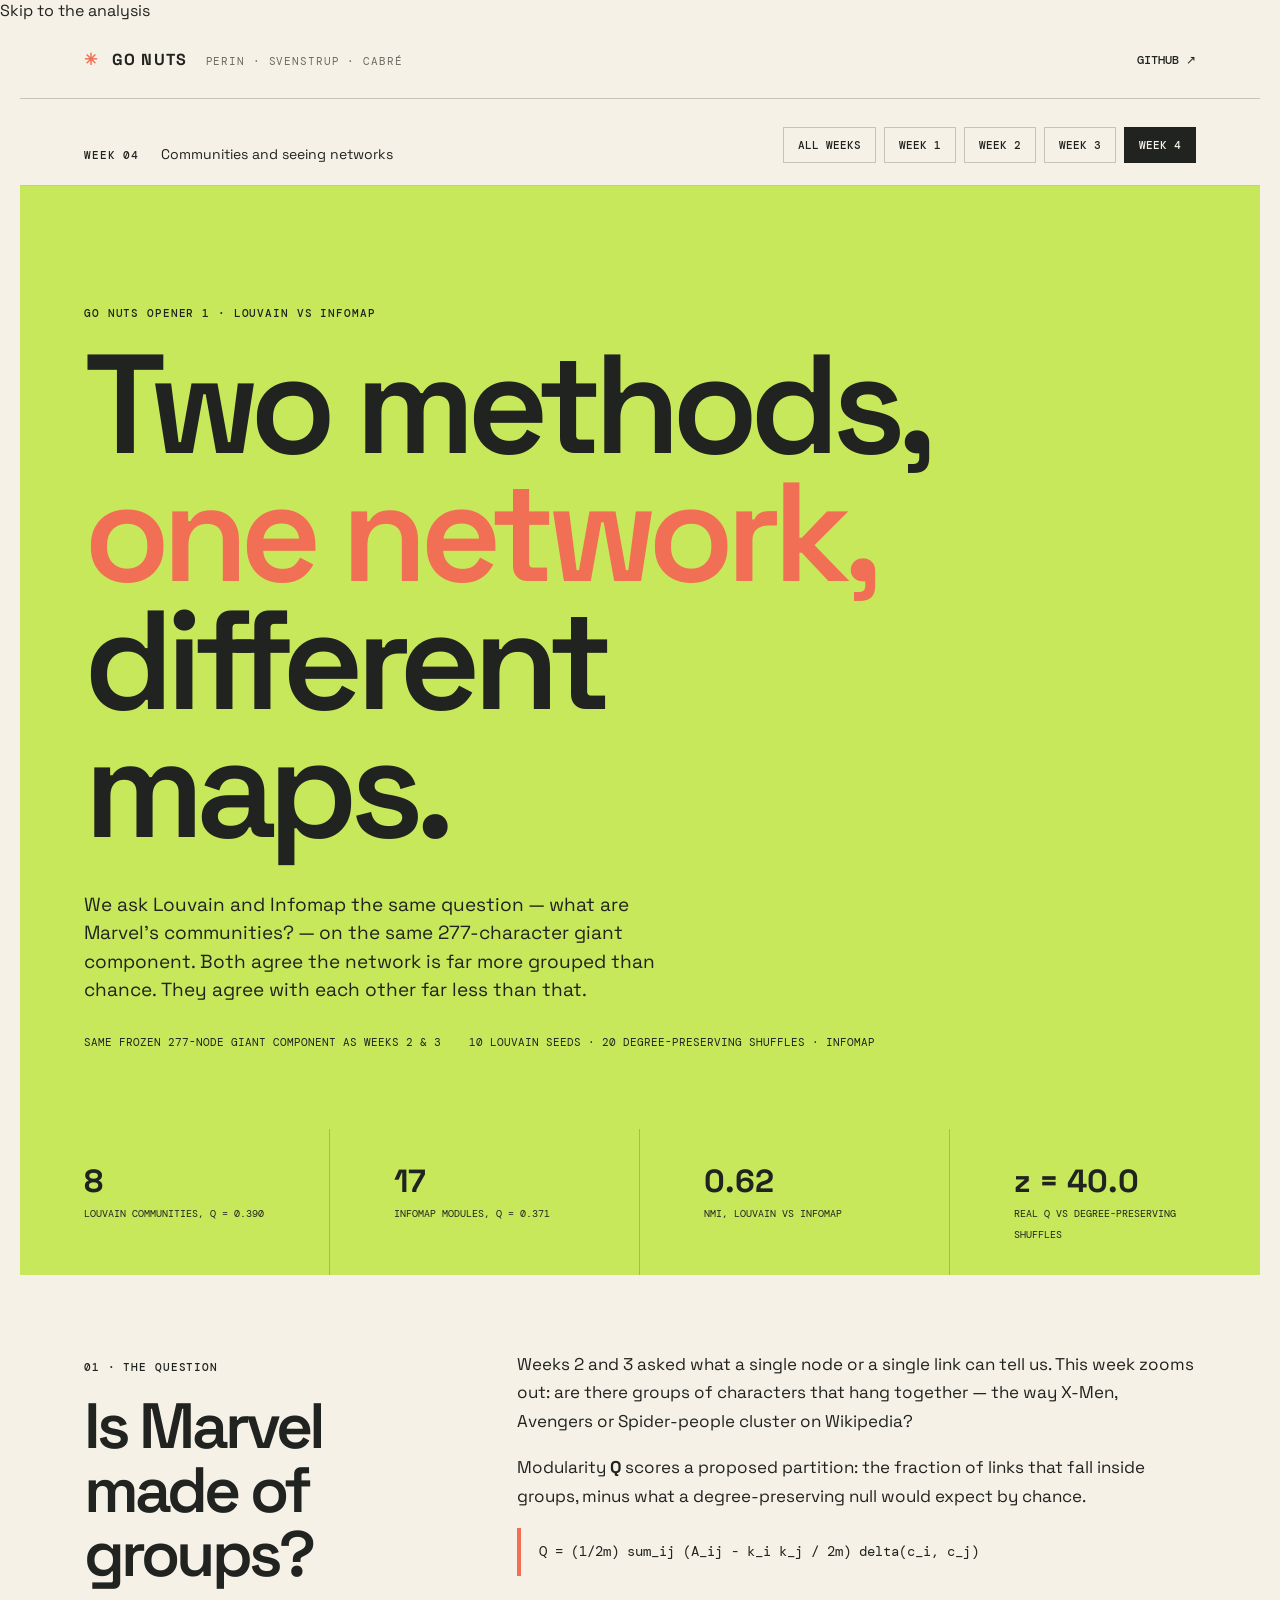
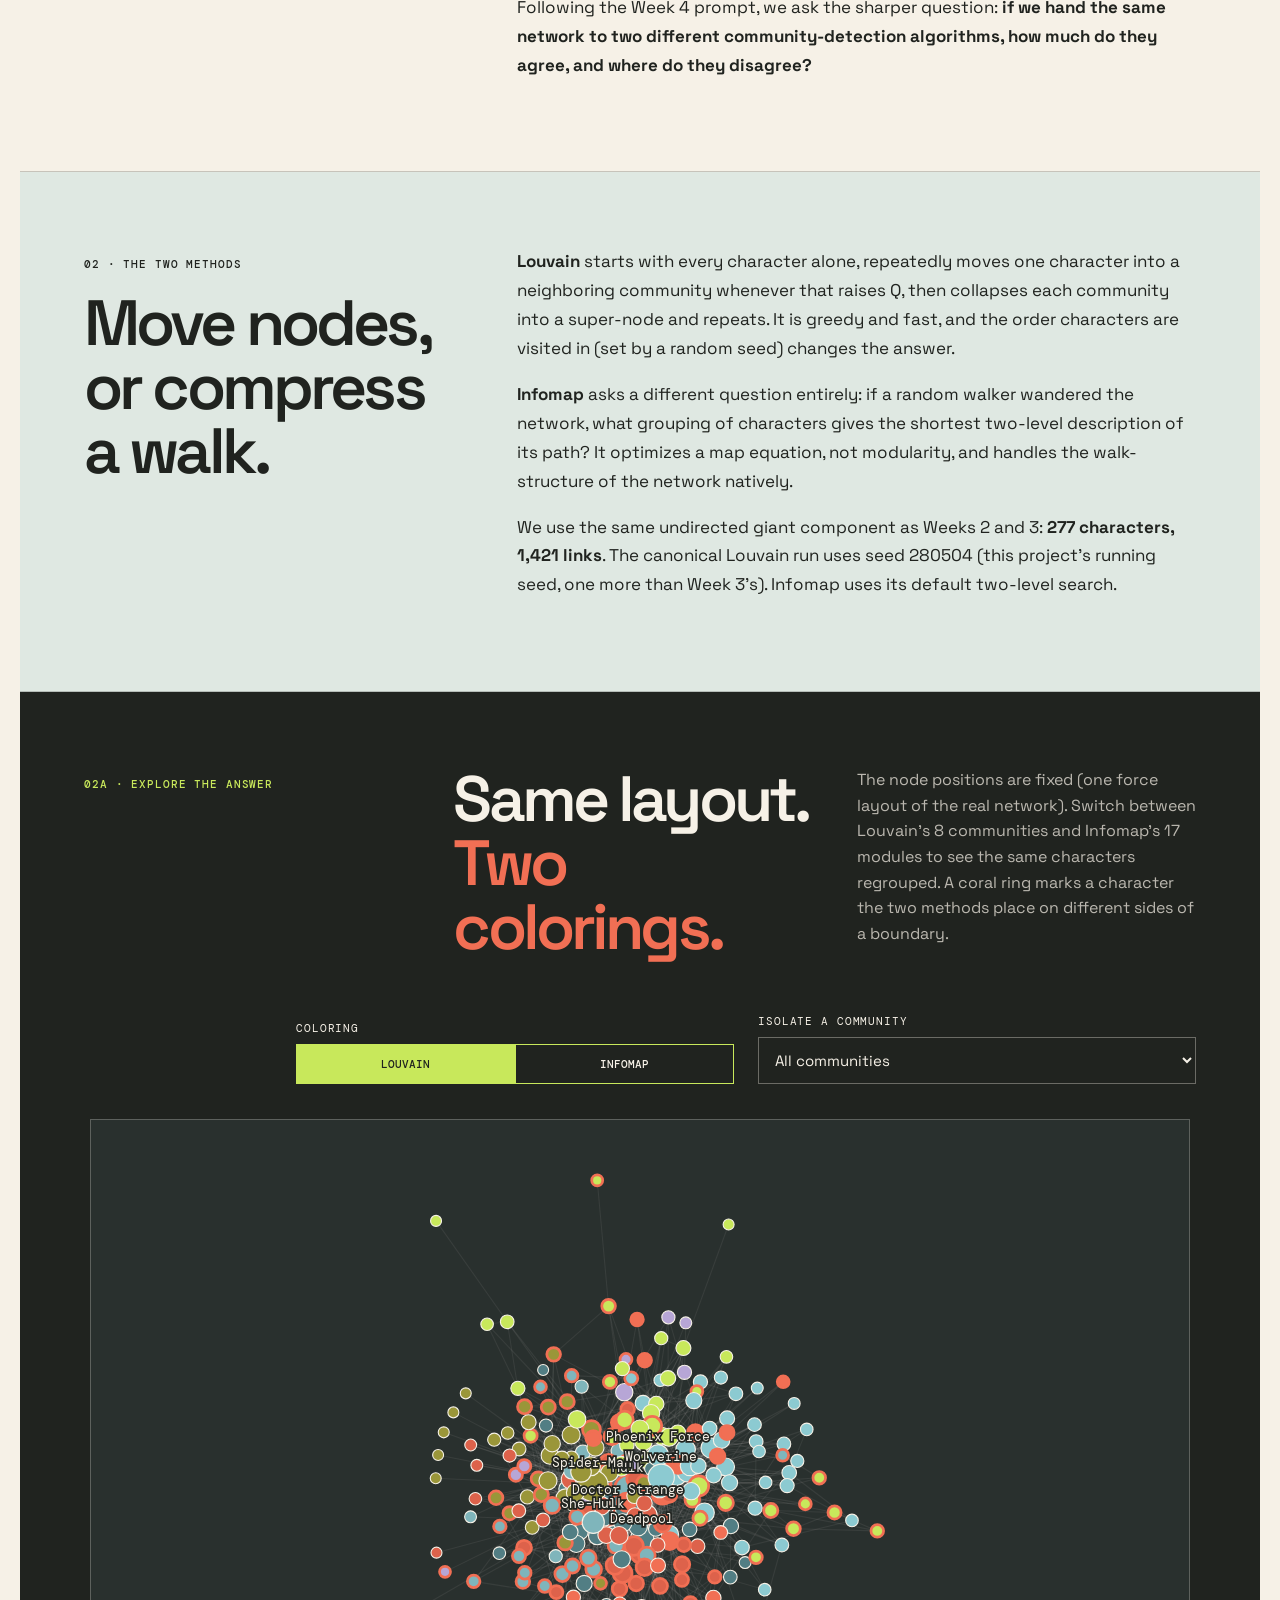
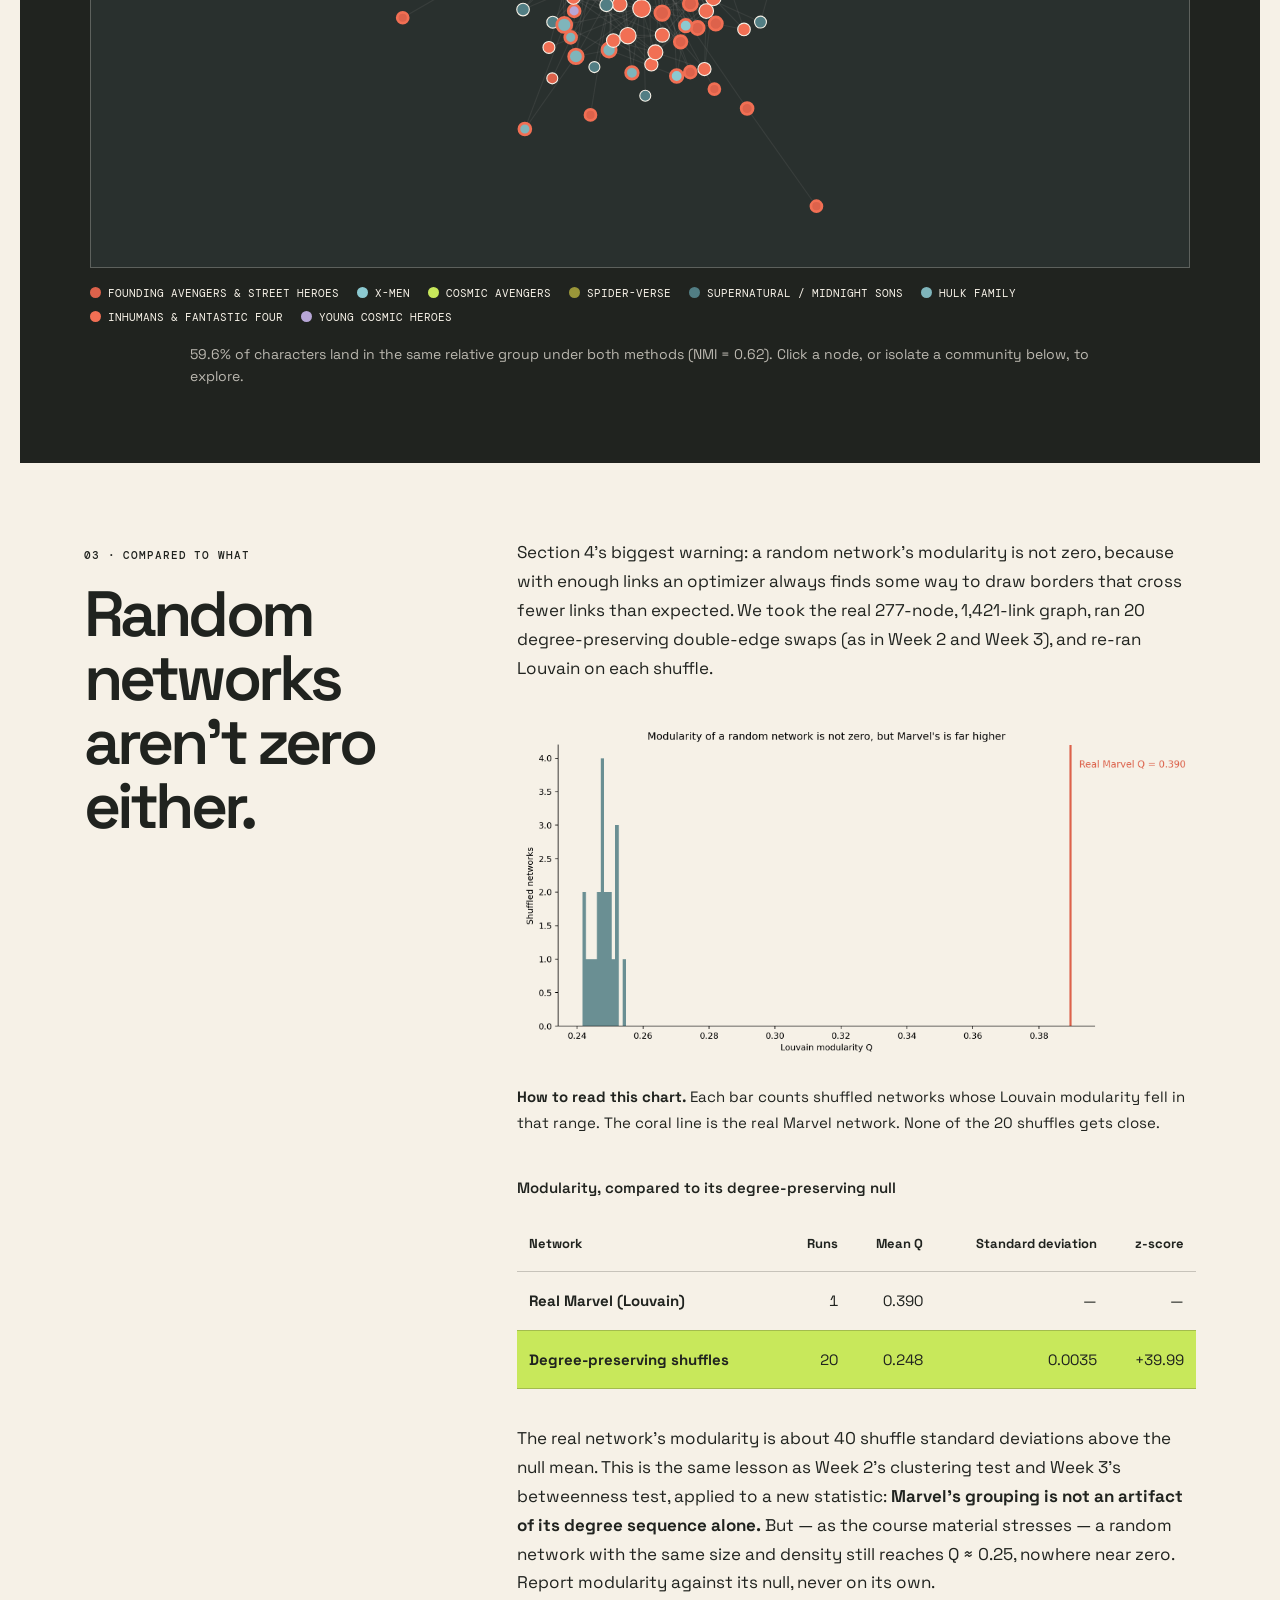
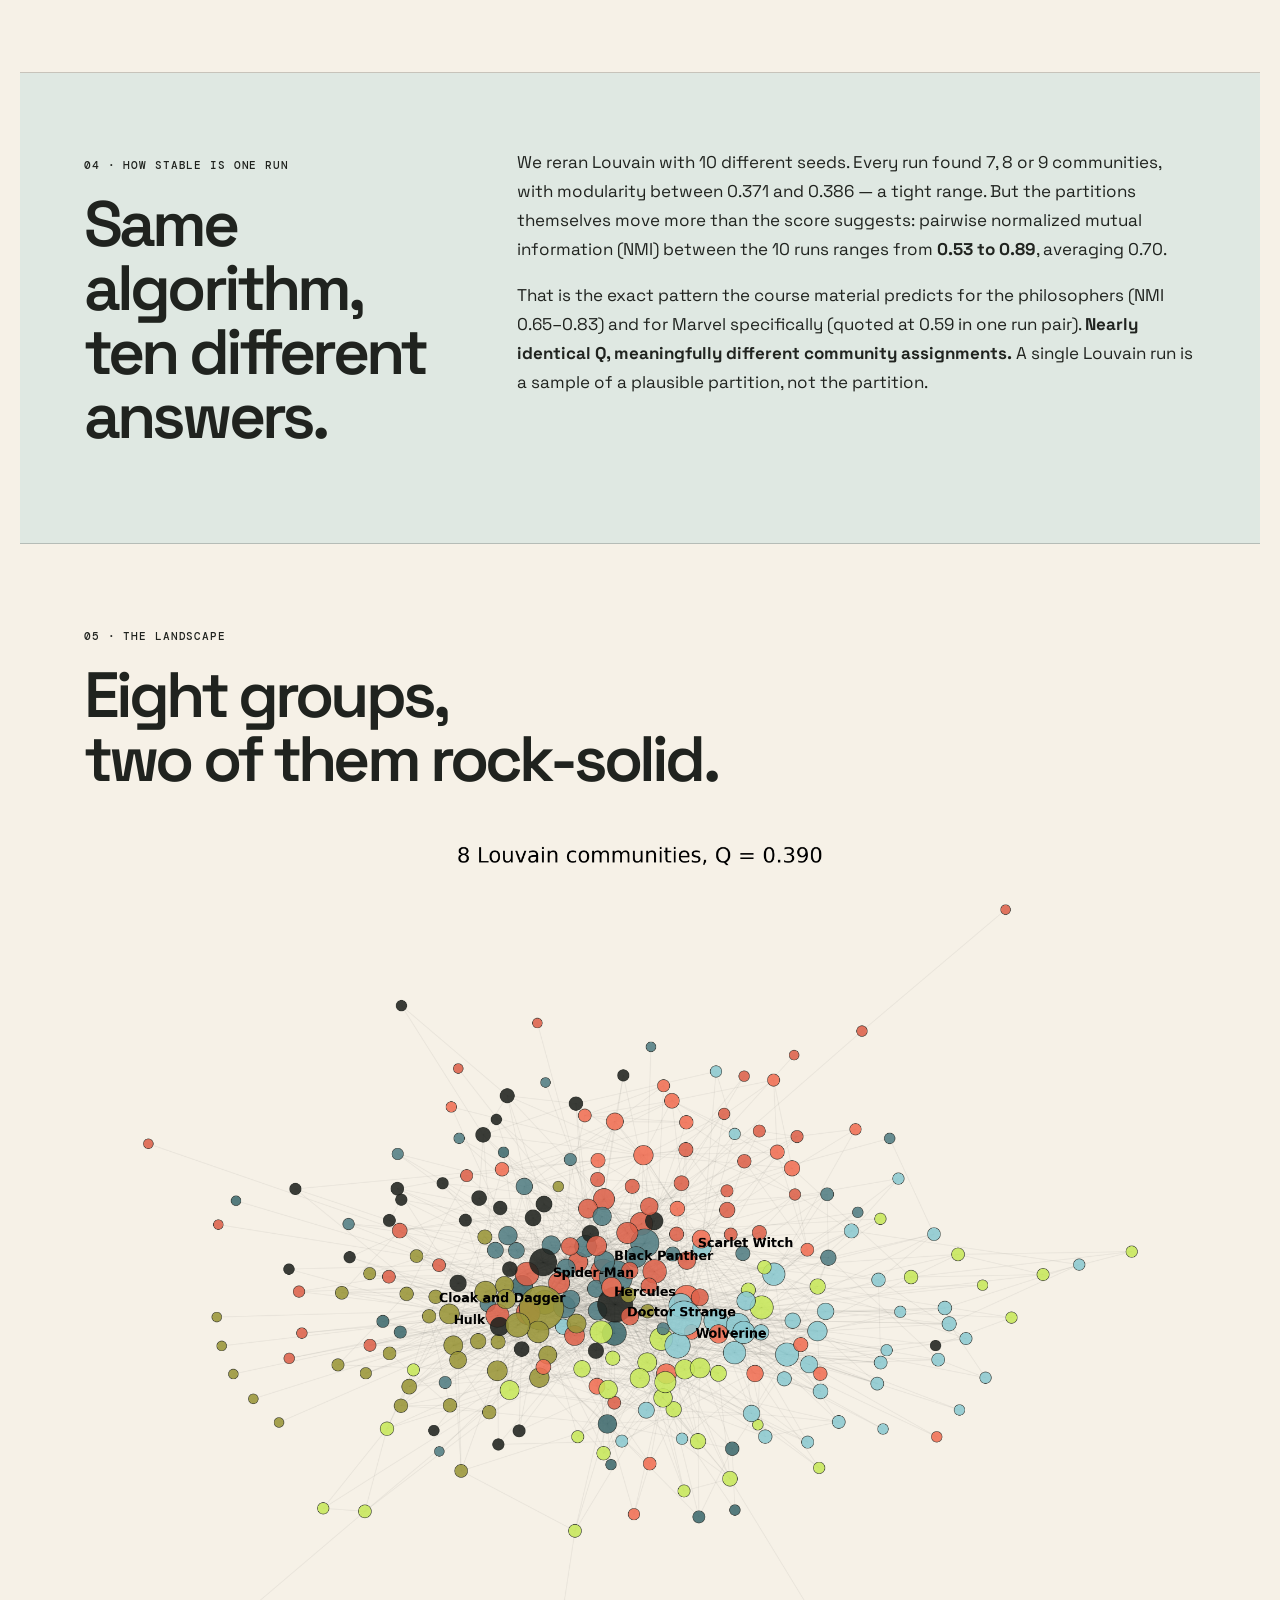
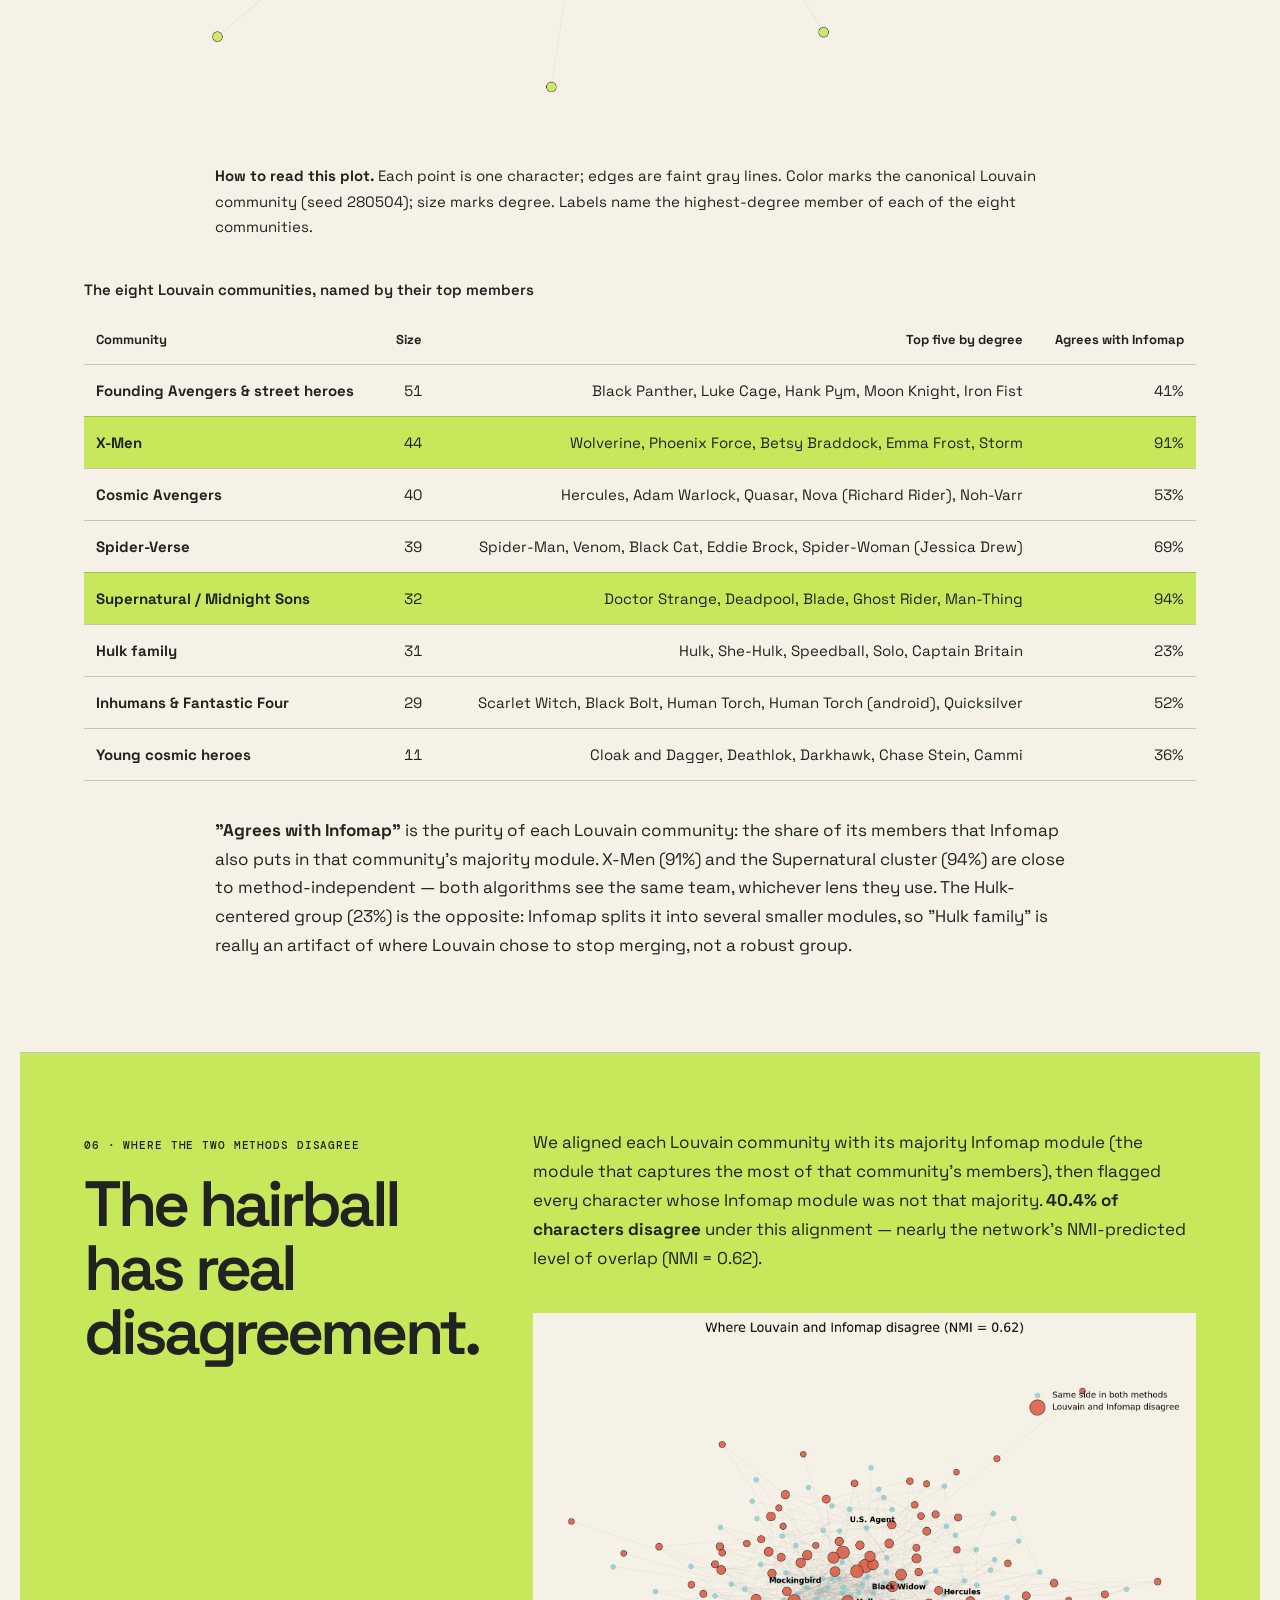
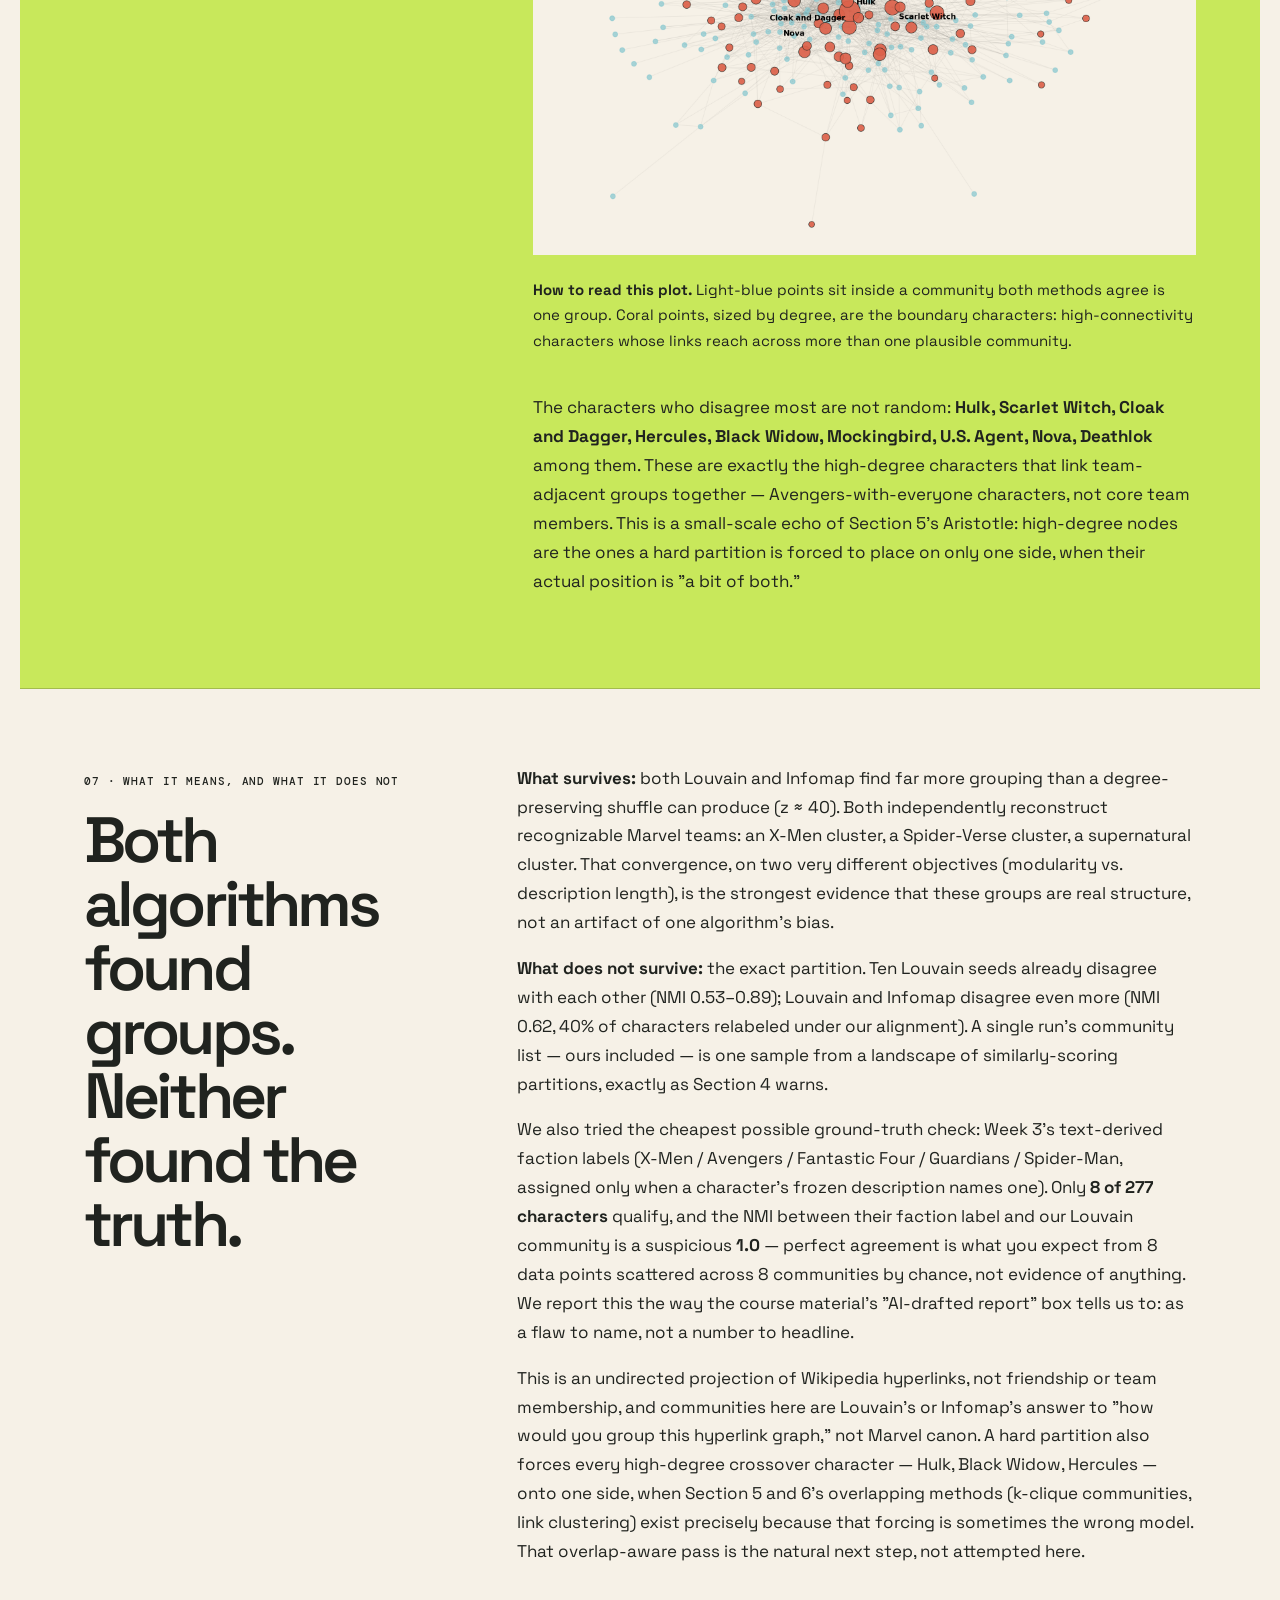
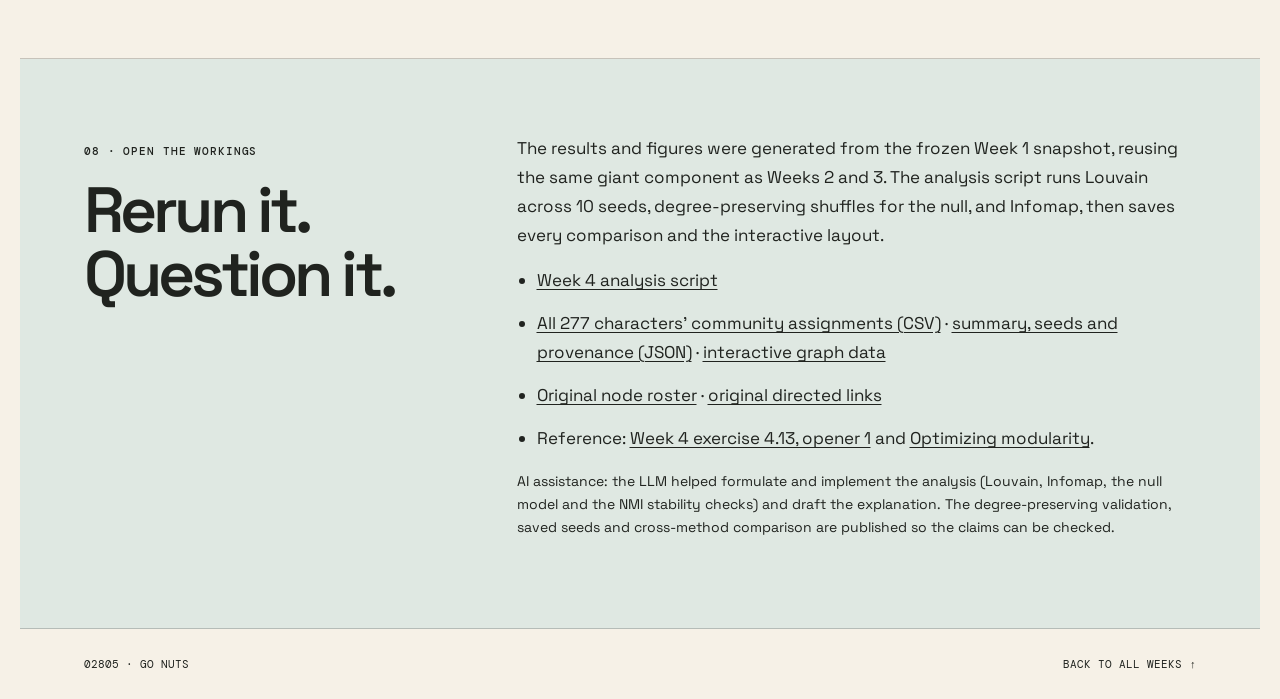
<file: weeks/week4/week4.html>
<!doctype html>
<html lang="en">
<head>
  <meta charset="UTF-8" />
  <meta name="viewport" content="width=device-width, initial-scale=1.0" />
  <meta name="description" content="Louvain and Infomap both find community structure in the Marvel network far beyond chance, but they only agree with each other 60% of the time. Where they disagree is the interesting part." />
  <title>Week 4 · Louvain agrees with itself more than with Infomap | Go Nuts</title>
  <link rel="preconnect" href="https://fonts.googleapis.com" />
  <link rel="preconnect" href="https://fonts.gstatic.com" crossorigin />
  <link href="https://fonts.googleapis.com/css2?family=DM+Mono:wght@400;500&family=Space+Grotesk:wght@400;500;600;700&display=swap" rel="stylesheet" />
  <link rel="stylesheet" href="../week1/styles.css" />
  <link rel="stylesheet" href="styles.css" />
  <script src="script.js" defer></script>
</head>
<body>
  <a class="skip-link" href="#question">Skip to the analysis</a>
  <header class="site-header">
    <div class="brand-lockup"><a class="logo" href="../../index.html"><span>✳</span> GO NUTS</a><span class="author">Perin · Svenstrup · Cabré</span></div>
    <a class="header-link" href="https://github.com/oscarsvenstrup/02805GoNuts">GitHub ↗</a>
  </header>
  <main>
    <div class="week-bar">
      <div class="week-heading"><p class="section-label">Week 04</p><span>Communities and seeing networks</span></div>
      <nav class="week-nav" aria-label="Weekly posts"><a class="week-link" href="../../index.html">All weeks</a><a class="week-link" href="../week1/week1.html">Week 1</a><a class="week-link" href="../week2/week2.html">Week 2</a><a class="week-link" href="../week3/week3.html">Week 3</a><a class="week-link active" href="week4.html" aria-current="page">Week 4</a></nav>
    </div>
    <section class="post-intro week4-hero" aria-labelledby="title">
      <p class="section-label">Go nuts opener 1 · Louvain vs Infomap</p>
      <h1 id="title">Two methods,<br /><em>one network,</em><br />different maps.</h1>
      <p class="intro">We ask Louvain and Infomap the same question — what are Marvel's communities? — on the same 277-character giant component. Both agree the network is far more grouped than chance. They agree with each other far less than that.</p>
      <div class="post-meta"><span>Same frozen 277-node giant component as Weeks 2 &amp; 3</span><span>10 Louvain seeds · 20 degree-preserving shuffles · Infomap</span></div>
    </section>
    <div class="stats-strip" aria-label="Main results">
      <div><strong>8</strong><span>Louvain communities, Q = 0.390</span></div>
      <div><strong>17</strong><span>Infomap modules, Q = 0.371</span></div>
      <div><strong>0.62</strong><span>NMI, Louvain vs Infomap</span></div>
      <div><strong>z = 40.0</strong><span>Real Q vs degree-preserving shuffles</span></div>
    </div>

    <section class="story-section" id="question">
      <div><p class="section-label">01 · The question</p><h2>Is Marvel<br />made of groups?</h2></div>
      <div class="prose">
        <p>Weeks 2 and 3 asked what a single node or a single link can tell us. This week zooms out: are there groups of characters that hang together — the way X-Men, Avengers or Spider-people cluster on Wikipedia?</p>
        <p>Modularity <strong>Q</strong> scores a proposed partition: the fraction of links that fall inside groups, minus what a degree-preserving null would expect by chance.</p>
        <p class="formula">Q = (1/2m) sum_ij (A_ij - k_i k_j / 2m) delta(c_i, c_j)</p>
        <p>Following the Week 4 prompt, we ask the sharper question: <strong>if we hand the same network to two different community-detection algorithms, how much do they agree, and where do they disagree?</strong></p>
      </div>
    </section>

    <section class="story-section tinted" id="method">
      <div><p class="section-label">02 · The two methods</p><h2>Move nodes,<br />or compress a walk.</h2></div>
      <div class="prose">
        <p><strong>Louvain</strong> starts with every character alone, repeatedly moves one character into a neighboring community whenever that raises Q, then collapses each community into a super-node and repeats. It is greedy and fast, and the order characters are visited in (set by a random seed) changes the answer.</p>
        <p><strong>Infomap</strong> asks a different question entirely: if a random walker wandered the network, what grouping of characters gives the shortest two-level description of its path? It optimizes a map equation, not modularity, and handles the walk-structure of the network natively.</p>
        <p>We use the same undirected giant component as Weeks 2 and 3: <strong>277 characters, 1,421 links</strong>. The canonical Louvain run uses seed 280504 (this project's running seed, one more than Week 3's). Infomap uses its default two-level search.</p>
      </div>
    </section>

    <section class="network-explorer" id="explorer" aria-labelledby="explorer-title">
      <div class="explorer-heading"><p class="section-label">02A · Explore the answer</p><h2 id="explorer-title">Same layout.<br /><span>Two colorings.</span></h2><p>The node positions are fixed (one force layout of the real network). Switch between Louvain's 8 communities and Infomap's 17 modules to see the same characters regrouped. A coral ring marks a character the two methods place on different sides of a boundary.</p></div>
      <div class="explorer-controls">
        <div><label for="mode-toggle">Coloring</label><div class="mode-toggle" id="mode-toggle" role="group" aria-label="Choose community coloring"><button type="button" data-mode="louvain" class="active">Louvain</button><button type="button" data-mode="infomap">Infomap</button></div></div>
        <div><label for="community-select">Isolate a community</label><select id="community-select"></select></div>
      </div>
      <div class="graph-frame"><svg id="community-graph" viewBox="0 0 1000 680" role="img" aria-label="Interactive community graph of the Marvel giant component"></svg></div>
      <div class="legend-strip" id="legend-strip" aria-hidden="true"></div>
      <p id="node-explanation" aria-live="polite">Loading the graph data...</p>
    </section>

    <section class="story-section" id="null-model">
      <div><p class="section-label">03 · Compared to what</p><h2>Random networks<br />aren't zero either.</h2></div>
      <div class="prose">
        <p>Section 4's biggest warning: a random network's modularity is not zero, because with enough links an optimizer always finds some way to draw borders that cross fewer links than expected. We took the real 277-node, 1,421-link graph, ran 20 degree-preserving double-edge swaps (as in Week 2 and Week 3), and re-ran Louvain on each shuffle.</p>
        <figure>
          <img src="null_model_shuffle.png" width="1980" height="990" alt="Histogram of Louvain modularity across 20 degree-preserving shuffles of the Marvel network, clustered tightly around 0.25, with the real network's modularity of 0.39 marked far to the right, well beyond every shuffle." />
          <figcaption><strong>How to read this chart.</strong> Each bar counts shuffled networks whose Louvain modularity fell in that range. The coral line is the real Marvel network. None of the 20 shuffles gets close.</figcaption>
        </figure>
        <div class="table-scroll">
          <table>
            <caption>Modularity, compared to its degree-preserving null</caption>
            <thead><tr><th scope="col">Network</th><th scope="col">Runs</th><th scope="col">Mean Q</th><th scope="col">Standard deviation</th><th scope="col">z-score</th></tr></thead>
            <tbody>
              <tr><th scope="row">Real Marvel (Louvain)</th><td>1</td><td>0.390</td><td>—</td><td>—</td></tr>
              <tr class="main-result"><th scope="row">Degree-preserving shuffles</th><td>20</td><td>0.248</td><td>0.0035</td><td>+39.99</td></tr>
            </tbody>
          </table>
        </div>
        <p class="result-copy">The real network's modularity is about 40 shuffle standard deviations above the null mean. This is the same lesson as Week 2's clustering test and Week 3's betweenness test, applied to a new statistic: <strong>Marvel's grouping is not an artifact of its degree sequence alone.</strong> But — as the course material stresses — a random network with the same size and density still reaches Q ≈ 0.25, nowhere near zero. Report modularity against its null, never on its own.</p>
      </div>
    </section>

    <section class="story-section tinted" id="stability">
      <div><p class="section-label">04 · How stable is one run</p><h2>Same algorithm,<br />ten different answers.</h2></div>
      <div class="prose">
        <p>We reran Louvain with 10 different seeds. Every run found 7, 8 or 9 communities, with modularity between 0.371 and 0.386 — a tight range. But the partitions themselves move more than the score suggests: pairwise normalized mutual information (NMI) between the 10 runs ranges from <strong>0.53 to 0.89</strong>, averaging 0.70.</p>
        <p>That is the exact pattern the course material predicts for the philosophers (NMI 0.65–0.83) and for Marvel specifically (quoted at 0.59 in one run pair). <strong>Nearly identical Q, meaningfully different community assignments.</strong> A single Louvain run is a sample of a plausible partition, not the partition.</p>
      </div>
    </section>

    <section class="results-section" id="results">
      <p class="section-label">05 · The landscape</p>
      <h2>Eight groups,<br />two of them rock-solid.</h2>
      <figure>
        <img src="community_landscape.png" width="1980" height="1620" alt="Force-directed layout of the 277-character Marvel giant component, colored by 8 Louvain communities and sized by degree, with the highest-degree member of each community labeled." />
        <figcaption><strong>How to read this plot.</strong> Each point is one character; edges are faint gray lines. Color marks the canonical Louvain community (seed 280504); size marks degree. Labels name the highest-degree member of each of the eight communities.</figcaption>
      </figure>
      <div class="table-scroll" role="region" aria-label="Named communities" tabindex="0">
        <table>
          <caption>The eight Louvain communities, named by their top members</caption>
          <thead><tr><th scope="col">Community</th><th scope="col">Size</th><th scope="col">Top five by degree</th><th scope="col">Agrees with Infomap</th></tr></thead>
          <tbody>
            <tr><th scope="row">Founding Avengers &amp; street heroes</th><td>51</td><td>Black Panther, Luke Cage, Hank Pym, Moon Knight, Iron Fist</td><td>41%</td></tr>
            <tr class="main-result"><th scope="row">X-Men</th><td>44</td><td>Wolverine, Phoenix Force, Betsy Braddock, Emma Frost, Storm</td><td>91%</td></tr>
            <tr><th scope="row">Cosmic Avengers</th><td>40</td><td>Hercules, Adam Warlock, Quasar, Nova (Richard Rider), Noh-Varr</td><td>53%</td></tr>
            <tr><th scope="row">Spider-Verse</th><td>39</td><td>Spider-Man, Venom, Black Cat, Eddie Brock, Spider-Woman (Jessica Drew)</td><td>69%</td></tr>
            <tr class="main-result"><th scope="row">Supernatural / Midnight Sons</th><td>32</td><td>Doctor Strange, Deadpool, Blade, Ghost Rider, Man-Thing</td><td>94%</td></tr>
            <tr><th scope="row">Hulk family</th><td>31</td><td>Hulk, She-Hulk, Speedball, Solo, Captain Britain</td><td>23%</td></tr>
            <tr><th scope="row">Inhumans &amp; Fantastic Four</th><td>29</td><td>Scarlet Witch, Black Bolt, Human Torch, Human Torch (android), Quicksilver</td><td>52%</td></tr>
            <tr><th scope="row">Young cosmic heroes</th><td>11</td><td>Cloak and Dagger, Deathlok, Darkhawk, Chase Stein, Cammi</td><td>36%</td></tr>
          </tbody>
        </table>
      </div>
      <div class="result-copy">
        <p><strong>"Agrees with Infomap"</strong> is the purity of each Louvain community: the share of its members that Infomap also puts in that community's majority module. X-Men (91%) and the Supernatural cluster (94%) are close to method-independent — both algorithms see the same team, whichever lens they use. The Hulk-centered group (23%) is the opposite: Infomap splits it into several smaller modules, so "Hulk family" is really an artifact of where Louvain chose to stop merging, not a robust group.</p>
      </div>
    </section>

    <section class="story-section surprise" id="disagreement">
      <div><p class="section-label">06 · Where the two methods disagree</p><h2>The hairball<br />has real disagreement.</h2></div>
      <div class="prose">
        <p>We aligned each Louvain community with its majority Infomap module (the module that captures the most of that community's members), then flagged every character whose Infomap module was not that majority. <strong>40.4% of characters disagree</strong> under this alignment — nearly the network's NMI-predicted level of overlap (NMI = 0.62).</p>
        <figure>
          <img src="louvain_vs_infomap.png" width="1980" height="1620" alt="The same force layout, with characters colored coral where Louvain and Infomap disagree on their group and light blue where the two methods agree. Disagreement is concentrated around Hulk, Scarlet Witch, Hercules, Black Widow and other characters with many cross-team connections." />
          <figcaption><strong>How to read this plot.</strong> Light-blue points sit inside a community both methods agree is one group. Coral points, sized by degree, are the boundary characters: high-connectivity characters whose links reach across more than one plausible community.</figcaption>
        </figure>
        <p>The characters who disagree most are not random: <strong>Hulk, Scarlet Witch, Cloak and Dagger, Hercules, Black Widow, Mockingbird, U.S. Agent, Nova, Deathlok</strong> among them. These are exactly the high-degree characters that link team-adjacent groups together — Avengers-with-everyone characters, not core team members. This is a small-scale echo of Section 5's Aristotle: high-degree nodes are the ones a hard partition is forced to place on only one side, when their actual position is "a bit of both."</p>
      </div>
    </section>

    <section class="story-section" id="limits">
      <div><p class="section-label">07 · What it means, and what it does not</p><h2>Both algorithms<br />found groups. Neither<br />found the truth.</h2></div>
      <div class="prose">
        <p><strong>What survives:</strong> both Louvain and Infomap find far more grouping than a degree-preserving shuffle can produce (z ≈ 40). Both independently reconstruct recognizable Marvel teams: an X-Men cluster, a Spider-Verse cluster, a supernatural cluster. That convergence, on two very different objectives (modularity vs. description length), is the strongest evidence that these groups are real structure, not an artifact of one algorithm's bias.</p>
        <p><strong>What does not survive:</strong> the exact partition. Ten Louvain seeds already disagree with each other (NMI 0.53–0.89); Louvain and Infomap disagree even more (NMI 0.62, 40% of characters relabeled under our alignment). A single run's community list — ours included — is one sample from a landscape of similarly-scoring partitions, exactly as Section 4 warns.</p>
        <p>We also tried the cheapest possible ground-truth check: Week 3's text-derived faction labels (X-Men / Avengers / Fantastic Four / Guardians / Spider-Man, assigned only when a character's frozen description names one). Only <strong>8 of 277 characters</strong> qualify, and the NMI between their faction label and our Louvain community is a suspicious <strong>1.0</strong> — perfect agreement is what you expect from 8 data points scattered across 8 communities by chance, not evidence of anything. We report this the way the course material's "AI-drafted report" box tells us to: as a flaw to name, not a number to headline.</p>
        <p>This is an undirected projection of Wikipedia hyperlinks, not friendship or team membership, and communities here are Louvain's or Infomap's answer to "how would you group this hyperlink graph," not Marvel canon. A hard partition also forces every high-degree crossover character — Hulk, Black Widow, Hercules — onto one side, when Section 5 and 6's overlapping methods (k-clique communities, link clustering) exist precisely because that forcing is sometimes the wrong model. That overlap-aware pass is the natural next step, not attempted here.</p>
      </div>
    </section>

    <section class="story-section tinted" id="reproduce">
      <div><p class="section-label">08 · Open the workings</p><h2>Rerun it.<br />Question it.</h2></div>
      <div class="prose">
        <p>The results and figures were generated from the frozen Week 1 snapshot, reusing the same giant component as Weeks 2 and 3. The analysis script runs Louvain across 10 seeds, degree-preserving shuffles for the null, and Infomap, then saves every comparison and the interactive layout.</p>
        <ul class="resource-list">
          <li><a href="../../scripts/analyze_week4.py">Week 4 analysis script</a></li>
          <li><a href="../../data/week4/communities.csv">All 277 characters' community assignments (CSV)</a> · <a href="../../data/week4/results.json">summary, seeds and provenance (JSON)</a> · <a href="../../data/week4/graph.json">interactive graph data</a></li>
          <li><a href="../../data/week1/week1_nodes.tsv">Original node roster</a> · <a href="../../data/week1/week1_edges.tsv">original directed links</a></li>
          <li>Reference: <a href="https://sunelehmann.com/socialgraphs2026-web/weeks/week4.html#go-nuts">Week 4 exercise 4.13, opener 1</a> and <a href="https://sunelehmann.com/socialgraphs2026-web/weeks/week4.html#optimizing-modularity-from-greedy-merging-to-louvain">Optimizing modularity</a>.</li>
        </ul>
        <p class="small-copy">AI assistance: the LLM helped formulate and implement the analysis (Louvain, Infomap, the null model and the NMI stability checks) and draft the explanation. The degree-preserving validation, saved seeds and cross-method comparison are published so the claims can be checked.</p>
      </div>
    </section>
  </main>
  <footer><span>02805 · GO NUTS</span><a href="../../index.html">Back to all weeks ↑</a></footer>
</body>
</html>
</file>
<file: weeks/week1/styles.css>
:root { --ink: #20231f; --cream: #f6f1e7; --lime: #c8e85b; --coral: #f16f54; --blue: #8ccad1; --line: rgba(32, 35, 31, .22); }
* { box-sizing: border-box; }
html { scroll-behavior: smooth; }
body { margin: 0; color: var(--ink); background: var(--cream); font-family: "Space Grotesk", sans-serif; overflow-x: hidden; }
a { color: inherit; text-decoration: none; }
.site-header, main, footer { max-width: 1240px; margin: auto; }
.site-header { display: flex; justify-content: space-between; align-items: center; padding: 28px 5vw; }
.brand-lockup { display: flex; align-items: baseline; gap: 18px; }.logo { font-weight: 700; letter-spacing: .08em; }.logo span { color: var(--coral); margin-right: 8px; }.author { color: rgba(32, 35, 31, .65); font: 11px "DM Mono", monospace; text-transform: uppercase; letter-spacing: .08em; }
nav { display: flex; gap: 28px; font: 500 12px "DM Mono", monospace; text-transform: uppercase; } nav a:hover { color: var(--coral); }
.week-bar { display: flex; justify-content: space-between; align-items: end; gap: 30px; padding: 28px 5vw 22px; border-top: 1px solid var(--line); border-bottom: 1px solid var(--line); }.week-heading { display: flex; align-items: baseline; gap: 22px; }.week-heading p { margin: 0; }.week-heading > span { font-size: 14px; }.week-nav { display: flex; gap: 8px; }.week-link { padding: 10px 14px; border: 1px solid var(--line); font: 500 11px "DM Mono", monospace; text-transform: uppercase; transition: background .2s, color .2s; }.week-link:hover, .week-link.active { background: var(--ink); color: var(--cream); }
.section-label, .search-label, .card-kicker { font: 500 11px "DM Mono", monospace; letter-spacing: .08em; text-transform: uppercase; }.post-intro { padding: 110px 5vw 80px; background: var(--blue); }.post-intro h1, h2 { margin: 20px 0; font-weight: 600; letter-spacing: -.06em; line-height: .91; }.post-intro h1 { max-width: 850px; font-size: clamp(4.5rem, 11vw, 9rem); }.post-intro h1 em, h2 span { color: var(--coral); font-style: normal; }.intro { max-width: 580px; margin: 38px 0 30px; font-size: 19px; line-height: 1.5; }.post-meta { display: flex; gap: 28px; font: 11px "DM Mono", monospace; text-transform: uppercase; }
.section-grid { display: grid; grid-template-columns: 1fr 2fr 1fr; gap: 30px; padding: 110px 5vw; border-bottom: 1px solid var(--line); }.section-grid > * { min-width: 0; }.section-label { margin-top: 10px; }.section-grid h2 { font-size: clamp(3rem, 6vw, 5.5rem); }.body-copy { max-width: 500px; margin: 30px 0 0; font-size: 17px; line-height: 1.55; }.stat-block { align-self: end; border-left: 1px solid var(--line); padding-left: 25px; font: 12px "DM Mono", monospace; text-transform: uppercase; }.stat-block strong { display: block; color: var(--coral); font: 100px "Space Grotesk", sans-serif; line-height: .8; }
.stats-strip { display: grid; grid-template-columns: repeat(4, 1fr); background: var(--lime); }.stats-strip div { padding: 32px 5vw; border-right: 1px solid var(--line); }.stats-strip div:last-child { border: 0; }.stats-strip strong { display: block; font-size: 32px; }.stats-strip span { font: 10px "DM Mono", monospace; text-transform: uppercase; }
.investigate { background: var(--cream); }.explorer-panel p { margin-top: 28px; }.search-label { display: block; margin-top: 38px; }.search-label, .card-kicker { color: rgba(32, 35, 31, .65); }.explorer-panel input { width: 100%; margin-top: 10px; padding: 15px 0; border: 0; border-bottom: 1px solid var(--ink); border-radius: 0; background: transparent; color: var(--ink); font: 17px "Space Grotesk", sans-serif; outline: none; }.explorer-panel input:focus { border-color: var(--coral); }.search-results { position: relative; z-index: 2; }.search-results button { display: block; width: 100%; padding: 10px 0; border: 0; border-bottom: 1px solid var(--line); background: var(--cream); text-align: left; font: 14px "Space Grotesk", sans-serif; cursor: pointer; }.search-results button:hover { color: var(--coral); }.character-card { margin-top: 35px; padding: 22px; background: var(--blue); }.character-card h3 { margin: 12px 0 4px; font-size: 27px; }.character-card p { margin: 0; font-size: 14px; line-height: 1.45; }
.connection-panel { display: grid; grid-template-columns: 1fr 1fr; gap: 25px; }.connection-group { align-self: start; min-width: 0; padding: 20px; background: var(--lime); }.connection-group:nth-child(2) { background: var(--coral); }.connection-heading { display: flex; justify-content: space-between; gap: 15px; padding-bottom: 15px; border-bottom: 1px solid var(--line); font: 11px "DM Mono", monospace; text-transform: uppercase; }.connection-heading strong { font-size: 18px; }.connection-group ul { min-height: 120px; max-height: 390px; margin: 0; padding: 0; overflow: auto; list-style: none; }.connection-group li { padding: 9px 0; border-bottom: 1px solid var(--line); font-size: 14px; overflow-wrap: anywhere; }.reflection { background: var(--blue); }.quote { align-self: end; font-size: 25px; font-weight: 600; line-height: 1.05; }.quote span { color: var(--coral); }
.upcoming-week { display: grid; grid-template-columns: 1fr 2fr 1fr; gap: 30px; align-items: end; padding: 90px 5vw; border-bottom: 1px solid var(--line); background: var(--lime); }.upcoming-week h2 { margin: 0; }.upcoming-week .body-copy { margin: 25px 0 0; }.coming-soon { justify-self: end; padding: 10px 12px; border: 1px solid var(--ink); font: 11px "DM Mono", monospace; text-transform: uppercase; } footer { display: flex; justify-content: space-between; padding: 28px 5vw; font: 11px "DM Mono", monospace; text-transform: uppercase; }
@media (max-width: 700px) { .site-header { align-items: flex-start; padding-top: 22px; }.brand-lockup { display: block; }.author { display: block; margin: 8px 0 0 24px; font-size: 9px; } nav { gap: 12px; font-size: 10px; }.week-bar { display: block; padding-top: 22px; }.week-heading { display: block; }.week-heading > span { display: block; margin-top: 12px; }.week-nav { margin-top: 22px; overflow-x: auto; }.week-link { white-space: nowrap; }.post-intro { padding-top: 75px; }.post-intro h1 { font-size: clamp(4rem, 18vw, 6rem); }.post-meta { display: block; line-height: 2; }.section-grid { display: block; padding: 75px 5vw; }.section-label { margin-bottom: 45px; }.stat-block { margin-top: 55px; }.stats-strip { grid-template-columns: repeat(2, 1fr); }.stats-strip div { padding: 24px 5vw; }.stats-strip div:nth-child(2) { border-right: 0; }.connection-panel { display: block; margin-top: 55px; }.connection-group + .connection-group { margin-top: 20px; }.upcoming-week { display: block; padding: 70px 5vw; }.upcoming-week .section-label { margin-bottom: 45px; }.coming-soon { display: inline-block; margin-top: 35px; } footer { font-size: 9px; } }
.header-link { font: 500 12px "DM Mono", monospace; text-transform: uppercase; }.landing-hero { padding: 125px 5vw 110px; background: var(--blue); }.landing-hero h1 { max-width: 900px; margin: 25px 0; font-size: clamp(4.5rem, 11vw, 9rem); font-weight: 600; letter-spacing: -.06em; line-height: .91; }.landing-hero h1 em { color: var(--coral); font-style: normal; }.landing-intro { max-width: 490px; margin: 35px 0 0; font-size: 19px; line-height: 1.5; }.week-index { display: grid; grid-template-columns: 1fr 2fr; gap: 30px; padding: 105px 5vw; }.index-heading h2 { margin: 20px 0 0; font-size: clamp(3rem, 6vw, 5.5rem); }.index-heading h2 span { color: var(--coral); }.week-grid { display: grid; grid-template-columns: repeat(2, minmax(0, 1fr)); gap: 12px; }.week-card { display: flex; min-height: 150px; flex-direction: column; justify-content: space-between; padding: 20px; border: 1px solid var(--line); color: rgba(32, 35, 31, .5); }.week-card.available { background: var(--lime); color: var(--ink); transition: transform .2s, background .2s; }.week-card.available:hover { background: var(--coral); transform: translateY(-4px); }.week-number, .week-status { font: 11px "DM Mono", monospace; text-transform: uppercase; }.week-card strong { font-size: 27px; font-weight: 500; }.week-status { color: currentColor; }
.team-section { display: grid; grid-template-columns: 1fr 2fr; gap: 30px; padding: 90px 5vw 105px; border-bottom: 1px solid var(--line); }.team-grid { display: grid; grid-template-columns: repeat(3, minmax(0, 1fr)); gap: 12px; }.team-card { padding: 22px 20px; border: 1px solid var(--line); background: var(--lime); }.team-card:nth-child(2) { background: var(--coral); }.team-card:nth-child(3) { background: var(--blue); }.team-role { display: block; margin-bottom: 10px; font: 11px "DM Mono", monospace; text-transform: uppercase; color: rgba(32, 35, 31, .6); }.team-card strong { font-size: 21px; font-weight: 500; }
@media (max-width: 700px) { .team-section { display: block; padding: 70px 5vw; }.team-section .index-heading { margin-bottom: 45px; }.team-grid { grid-template-columns: 1fr; } }
@media (min-width: 701px) { .week-nav { flex-wrap: wrap; justify-content: flex-end; max-width: 690px; } }
@media (max-width: 700px) { .landing-hero { padding: 80px 5vw 75px; }.landing-hero h1 { font-size: clamp(3.8rem, 17vw, 6rem); }.week-index { display: block; padding: 75px 5vw; }.index-heading { margin-bottom: 50px; }.week-grid { grid-template-columns: 1fr 1fr; }.week-card { min-height: 125px; padding: 15px; }.week-card strong { font-size: 22px; } }
.week-link.disabled { opacity: .42; cursor: default; }
.network-edge { stroke: rgba(246, 241, 231, .25); }
.network-section { padding: 105px 5vw 90px; background: var(--ink); color: var(--cream); }.network-heading { display: grid; grid-template-columns: 1fr 2fr; gap: 30px; }.network-heading .section-label { color: var(--lime); }.network-heading h2 { margin-top: 0; font-size: clamp(3rem, 6vw, 5.5rem); }.network-heading h2 span { color: var(--coral); }.network-heading .body-copy { color: rgba(246, 241, 231, .75); }.network-frame { position: relative; max-width: 1100px; margin: 55px auto 0; border: 1px solid rgba(246, 241, 231, .25); background: rgba(140, 202, 209, .08); }.network-frame svg { display: block; width: 100%; height: auto; min-height: 420px; }.network-edge { stroke: rgba(246, 241, 231, .16); stroke-width: 1; }.network-node { fill: var(--blue); stroke: var(--cream); stroke-width: 1; cursor: pointer; transition: fill .2s, stroke .2s, opacity .2s; }.network-node.hub { fill: var(--coral); }.network-node.selected { fill: var(--lime); stroke: var(--lime); stroke-width: 3; }.network-node.neighbor { fill: var(--coral); }.network-edge.highlight { stroke: var(--lime); stroke-width: 2; }.network-node.muted, .network-edge.muted { opacity: .12; }.graph-tooltip { position: absolute; z-index: 2; max-width: 220px; padding: 10px 12px; background: var(--cream); color: var(--ink); pointer-events: none; font: 12px "DM Mono", monospace; text-transform: uppercase; }.graph-tooltip strong { display: block; margin-bottom: 4px; font: 600 16px "Space Grotesk", sans-serif; text-transform: none; }.graph-tooltip span { color: rgba(32, 35, 31, .7); }
.graph-caption { max-width: 720px; margin: 28px auto 0; font: 12px "DM Mono", monospace; text-transform: uppercase; line-height: 1.6; color: rgba(246, 241, 231, .6); }
.divergence { background: var(--lime); }.satellites { background: var(--cream); }.surprises { background: var(--lime); }
.surprise-list { max-width: 520px; margin: 28px 0 0; padding: 0; list-style: none; }
.surprise-list li { padding: 16px 0; border-bottom: 1px solid var(--line); font-size: 15px; line-height: 1.55; }
.surprise-list li:last-child { border-bottom: 0; }
.surprise-list strong { display: block; margin-bottom: 4px; font-size: 17px; }
.degree-table-section { padding: 0 5vw 110px; border-bottom: 1px solid var(--line); background: var(--lime); }
.degree-table { width: 100%; max-width: 1000px; margin: 0 auto; border-collapse: collapse; }
.degree-table th, .degree-table td { padding: 14px 12px; border-bottom: 1px solid var(--line); text-align: left; font-size: 15px; }
.degree-table th { font: 500 11px "DM Mono", monospace; text-transform: uppercase; color: rgba(32, 35, 31, .65); }
.degree-table td:first-child, .degree-table th:first-child { width: 50px; color: rgba(32, 35, 31, .5); }
.degree-table td:nth-child(3), .degree-table td:nth-child(5), .degree-table th:nth-child(3), .degree-table th:nth-child(5) { width: 90px; font: 15px "DM Mono", monospace; }
@media (max-width: 700px) { .degree-table-section { padding: 0 5vw 75px; overflow-x: auto; }.degree-table { min-width: 560px; } }
</file>
<file: styles.css>
:root { --ink: #20231f; --cream: #f6f1e7; --lime: #c8e85b; --coral: #f16f54; --blue: #8ccad1; --line: rgba(32, 35, 31, .22); }
* { box-sizing: border-box; }
html { scroll-behavior: smooth; }
body { margin: 0; color: var(--ink); background: var(--cream); font-family: "Space Grotesk", sans-serif; overflow-x: hidden; }
a { color: inherit; text-decoration: none; }
.site-header, main, footer { max-width: 1240px; margin: auto; }
.site-header { display: flex; justify-content: space-between; align-items: center; padding: 28px 5vw; }
.brand-lockup { display: flex; align-items: baseline; gap: 18px; }.logo { font-weight: 700; letter-spacing: .08em; }.logo span { color: var(--coral); margin-right: 8px; }.author { color: rgba(32, 35, 31, .65); font: 11px "DM Mono", monospace; text-transform: uppercase; letter-spacing: .08em; }
nav { display: flex; gap: 28px; font: 500 12px "DM Mono", monospace; text-transform: uppercase; } nav a:hover { color: var(--coral); }
.week-bar { display: flex; justify-content: space-between; align-items: end; gap: 30px; padding: 28px 5vw 22px; border-top: 1px solid var(--line); border-bottom: 1px solid var(--line); }.week-heading { display: flex; align-items: baseline; gap: 22px; }.week-heading p { margin: 0; }.week-heading > span { font-size: 14px; }.week-nav { display: flex; gap: 8px; }.week-link { padding: 10px 14px; border: 1px solid var(--line); font: 500 11px "DM Mono", monospace; text-transform: uppercase; transition: background .2s, color .2s; }.week-link:hover, .week-link.active { background: var(--ink); color: var(--cream); }
.section-label, .search-label, .card-kicker { font: 500 11px "DM Mono", monospace; letter-spacing: .08em; text-transform: uppercase; }.post-intro { padding: 110px 5vw 80px; background: var(--blue); }.post-intro h1, h2 { margin: 20px 0; font-weight: 600; letter-spacing: -.06em; line-height: .91; }.post-intro h1 { max-width: 850px; font-size: clamp(4.5rem, 11vw, 9rem); }.post-intro h1 em, h2 span { color: var(--coral); font-style: normal; }.intro { max-width: 580px; margin: 38px 0 30px; font-size: 19px; line-height: 1.5; }.post-meta { display: flex; gap: 28px; font: 11px "DM Mono", monospace; text-transform: uppercase; }
.section-grid { display: grid; grid-template-columns: 1fr 2fr 1fr; gap: 30px; padding: 110px 5vw; border-bottom: 1px solid var(--line); }.section-grid > * { min-width: 0; }.section-label { margin-top: 10px; }.section-grid h2 { font-size: clamp(3rem, 6vw, 5.5rem); }.body-copy { max-width: 500px; margin: 30px 0 0; font-size: 17px; line-height: 1.55; }.stat-block { align-self: end; border-left: 1px solid var(--line); padding-left: 25px; font: 12px "DM Mono", monospace; text-transform: uppercase; }.stat-block strong { display: block; color: var(--coral); font: 100px "Space Grotesk", sans-serif; line-height: .8; }
.stats-strip { display: grid; grid-template-columns: repeat(4, 1fr); background: var(--lime); }.stats-strip div { padding: 32px 5vw; border-right: 1px solid var(--line); }.stats-strip div:last-child { border: 0; }.stats-strip strong { display: block; font-size: 32px; }.stats-strip span { font: 10px "DM Mono", monospace; text-transform: uppercase; }
.investigate { background: var(--cream); }.explorer-panel p { margin-top: 28px; }.search-label { display: block; margin-top: 38px; }.search-label, .card-kicker { color: rgba(32, 35, 31, .65); }.explorer-panel input { width: 100%; margin-top: 10px; padding: 15px 0; border: 0; border-bottom: 1px solid var(--ink); border-radius: 0; background: transparent; color: var(--ink); font: 17px "Space Grotesk", sans-serif; outline: none; }.explorer-panel input:focus { border-color: var(--coral); }.search-results { position: relative; z-index: 2; }.search-results button { display: block; width: 100%; padding: 10px 0; border: 0; border-bottom: 1px solid var(--line); background: var(--cream); text-align: left; font: 14px "Space Grotesk", sans-serif; cursor: pointer; }.search-results button:hover { color: var(--coral); }.character-card { margin-top: 35px; padding: 22px; background: var(--blue); }.character-card h3 { margin: 12px 0 4px; font-size: 27px; }.character-card p { margin: 0; font-size: 14px; line-height: 1.45; }
.connection-panel { display: grid; grid-template-columns: 1fr 1fr; gap: 25px; }.connection-group { align-self: start; min-width: 0; padding: 20px; background: var(--lime); }.connection-group:nth-child(2) { background: var(--coral); }.connection-heading { display: flex; justify-content: space-between; gap: 15px; padding-bottom: 15px; border-bottom: 1px solid var(--line); font: 11px "DM Mono", monospace; text-transform: uppercase; }.connection-heading strong { font-size: 18px; }.connection-group ul { min-height: 120px; max-height: 390px; margin: 0; padding: 0; overflow: auto; list-style: none; }.connection-group li { padding: 9px 0; border-bottom: 1px solid var(--line); font-size: 14px; overflow-wrap: anywhere; }.reflection { background: var(--blue); }.quote { align-self: end; font-size: 25px; font-weight: 600; line-height: 1.05; }.quote span { color: var(--coral); }
.upcoming-week { display: grid; grid-template-columns: 1fr 2fr 1fr; gap: 30px; align-items: end; padding: 90px 5vw; border-bottom: 1px solid var(--line); background: var(--lime); }.upcoming-week h2 { margin: 0; }.upcoming-week .body-copy { margin: 25px 0 0; }.coming-soon { justify-self: end; padding: 10px 12px; border: 1px solid var(--ink); font: 11px "DM Mono", monospace; text-transform: uppercase; } footer { display: flex; justify-content: space-between; padding: 28px 5vw; font: 11px "DM Mono", monospace; text-transform: uppercase; }
@media (max-width: 700px) { .site-header { align-items: flex-start; padding-top: 22px; }.brand-lockup { display: block; }.author { display: block; margin: 8px 0 0 24px; font-size: 9px; } nav { gap: 12px; font-size: 10px; }.week-bar { display: block; padding-top: 22px; }.week-heading { display: block; }.week-heading > span { display: block; margin-top: 12px; }.week-nav { margin-top: 22px; overflow-x: auto; }.week-link { white-space: nowrap; }.post-intro { padding-top: 75px; }.post-intro h1 { font-size: clamp(4rem, 18vw, 6rem); }.post-meta { display: block; line-height: 2; }.section-grid { display: block; padding: 75px 5vw; }.section-label { margin-bottom: 45px; }.stat-block { margin-top: 55px; }.stats-strip { grid-template-columns: repeat(2, 1fr); }.stats-strip div { padding: 24px 5vw; }.stats-strip div:nth-child(2) { border-right: 0; }.connection-panel { display: block; margin-top: 55px; }.connection-group + .connection-group { margin-top: 20px; }.upcoming-week { display: block; padding: 70px 5vw; }.upcoming-week .section-label { margin-bottom: 45px; }.coming-soon { display: inline-block; margin-top: 35px; } footer { font-size: 9px; } }
.header-link { font: 500 12px "DM Mono", monospace; text-transform: uppercase; }.landing-hero { padding: 125px 5vw 110px; background: var(--blue); }.landing-hero h1 { max-width: 900px; margin: 25px 0; font-size: clamp(4.5rem, 11vw, 9rem); font-weight: 600; letter-spacing: -.06em; line-height: .91; }.landing-hero h1 em { color: var(--coral); font-style: normal; }.landing-intro { max-width: 490px; margin: 35px 0 0; font-size: 19px; line-height: 1.5; }.week-index { display: grid; grid-template-columns: 1fr 2fr; gap: 30px; padding: 105px 5vw; }.index-heading h2 { margin: 20px 0 0; font-size: clamp(3rem, 6vw, 5.5rem); }.index-heading h2 span { color: var(--coral); }.week-grid { display: grid; grid-template-columns: repeat(2, minmax(0, 1fr)); gap: 12px; }.week-card { display: flex; min-height: 150px; flex-direction: column; justify-content: space-between; padding: 20px; border: 1px solid var(--line); color: rgba(32, 35, 31, .5); }.week-card.available { background: var(--lime); color: var(--ink); transition: transform .2s, background .2s; }.week-card.available:hover { background: var(--coral); transform: translateY(-4px); }.week-number, .week-status { font: 11px "DM Mono", monospace; text-transform: uppercase; }.week-card strong { font-size: 27px; font-weight: 500; }.week-status { color: currentColor; }
@media (min-width: 701px) { .week-nav { flex-wrap: wrap; justify-content: flex-end; max-width: 690px; } }
@media (max-width: 700px) { .landing-hero { padding: 80px 5vw 75px; }.landing-hero h1 { font-size: clamp(3.8rem, 17vw, 6rem); }.week-index { display: block; padding: 75px 5vw; }.index-heading { margin-bottom: 50px; }.week-grid { grid-template-columns: 1fr 1fr; }.week-card { min-height: 125px; padding: 15px; }.week-card strong { font-size: 22px; } }
.week-link.disabled { opacity: .42; cursor: default; }
.network-edge { stroke: rgba(246, 241, 231, .25); }
.network-section { padding: 105px 5vw 90px; background: var(--ink); color: var(--cream); }.network-heading { display: grid; grid-template-columns: 1fr 2fr; gap: 30px; }.network-heading .section-label { color: var(--lime); }.network-heading h2 { margin-top: 0; font-size: clamp(3rem, 6vw, 5.5rem); }.network-heading h2 span { color: var(--coral); }.network-heading .body-copy { color: rgba(246, 241, 231, .75); }.network-frame { position: relative; max-width: 1100px; margin: 55px auto 0; border: 1px solid rgba(246, 241, 231, .25); background: rgba(140, 202, 209, .08); }.network-frame svg { display: block; width: 100%; height: auto; min-height: 420px; }.network-edge { stroke: rgba(246, 241, 231, .16); stroke-width: 1; }.network-node { fill: var(--blue); stroke: var(--cream); stroke-width: 1; cursor: pointer; transition: fill .2s, stroke .2s, opacity .2s; }.network-node.hub { fill: var(--coral); }.network-node.selected { fill: var(--lime); stroke: var(--lime); stroke-width: 3; }.network-node.neighbor { fill: var(--coral); }.network-edge.highlight { stroke: var(--lime); stroke-width: 2; }.network-node.muted, .network-edge.muted { opacity: .12; }.graph-tooltip { position: absolute; z-index: 2; max-width: 220px; padding: 10px 12px; background: var(--cream); color: var(--ink); pointer-events: none; font: 12px "DM Mono", monospace; text-transform: uppercase; }.graph-tooltip strong { display: block; margin-bottom: 4px; font: 600 16px "Space Grotesk", sans-serif; text-transform: none; }.graph-tooltip span { color: rgba(32, 35, 31, .7); }
</file>
<file: weeks/week2/styles.css>
.skip-link { position: absolute; top: -80px; left: 20px; padding: 12px; background: var(--ink); color: var(--cream); z-index: 10; }
.skip-link:focus { top: 12px; }
a:focus-visible, button:focus-visible, summary:focus-visible, [tabindex]:focus-visible { outline: 3px solid var(--ink); outline-offset: 5px; }
.post-intro { padding: 80px 5vw 65px; }
.post-intro h1 { font-size: clamp(3.4rem, 8vw, 6.5rem); max-width: 1050px; line-height: 1; }
.post-intro h1 em { color: var(--ink); text-decoration: underline; text-decoration-color: var(--coral); text-decoration-thickness: .08em; text-underline-offset: .1em; }
.intro { max-width: 750px; }
.section-label, .post-meta, .stats-strip span, .week-link, .header-link { font-size: 12px; }
.stats-strip div { padding: 28px 24px; }
.stats-strip span { display: block; margin-top: 8px; line-height: 1.5; }
.story-section { display: grid; grid-template-columns: 1fr 1.8fr; gap: 55px; padding: 75px 5vw; border-bottom: 1px solid var(--line); }
.story-section h2, .results-section h2 { font-size: clamp(2.5rem, 5vw, 4.5rem); line-height: 1; }
.prose, .result-copy { font-size: 17px; line-height: 1.7; }
.prose > :first-child { margin-top: 0; }
.prose h3 { font-size: 22px; line-height: 1.25; margin: 30px 0 12px; }
.prose a, figcaption a { text-decoration: underline; text-underline-offset: 3px; }
.formula { border-left: 4px solid var(--coral); padding: 12px 18px; font: 14px/1.7 "DM Mono", monospace; }
.tinted { background: rgba(140, 202, 209, .22); }
.model-list { padding-left: 24px; }
.model-list li { padding-left: 8px; margin-bottom: 22px; }
details { margin-top: 30px; padding: 18px 0; border-top: 1px solid var(--line); border-bottom: 1px solid var(--line); }
summary { cursor: pointer; font-weight: 600; }
.results-section { padding: 75px 5vw; border-bottom: 1px solid var(--line); }
figure { margin: 40px 0; }
figure img { display: block; width: 100%; height: auto; }
figcaption { max-width: 850px; margin: 22px auto 0; font-size: 15px; line-height: 1.7; }
.table-scroll { overflow-x: auto; }
table { width: 100%; border-collapse: collapse; font-size: 15px; }
caption { text-align: left; margin: 0 0 16px; font-weight: 600; }
th, td { padding: 16px 12px; border-bottom: 1px solid var(--line); text-align: right; font-variant-numeric: tabular-nums; }
th:first-child { text-align: left; }
thead th { font-size: 13px; }
.main-result { background: var(--lime); }
.result-copy { max-width: 850px; margin: 35px auto 0; }
.surprise { background: var(--lime); }
.comparison { margin-top: 32px; padding: 25px; border: 1px solid var(--ink); background: var(--cream); }
.comparison[hidden] { display: none; }
.comparison-buttons { display: flex; flex-wrap: wrap; gap: 8px; }
.comparison-buttons button { border: 1px solid var(--ink); padding: 10px 12px; color: var(--ink); background: transparent; font: inherit; font-size: 14px; cursor: pointer; }
.comparison-buttons button[aria-pressed="true"] { color: var(--cream); background: var(--ink); }
.comparison-stats { display: grid; grid-template-columns: repeat(3, 1fr); gap: 14px; }
.comparison-stats dt { font-size: 13px; line-height: 1.45; }
.comparison-stats dd { margin: 8px 0 0; font-size: 27px; font-weight: 600; }
.small-copy { font-size: 14px; line-height: 1.65; }
.resource-list { padding-left: 20px; }
.resource-list li { margin-bottom: 14px; }
@media (max-width: 760px) {
  .story-section { display: block; padding: 50px 5vw; }
  .story-section > div:first-child { margin-bottom: 28px; }
  .section-label { margin-bottom: 18px; }
  .results-section { padding: 50px 5vw; }
  .post-intro { padding-top: 50px; }
  .stats-strip { grid-template-columns: repeat(2, 1fr); }
  .stats-strip div { padding: 22px 5vw; }
  .comparison { padding: 18px; }
  .comparison-stats { grid-template-columns: 1fr; }
  .comparison-stats > div { display: flex; align-items: baseline; justify-content: space-between; gap: 12px; }
  table { min-width: 620px; }
}
@media (prefers-reduced-motion: reduce) { html { scroll-behavior: auto; } }
</file>
<file: weeks/week3/styles.css>
.week3-hero { background: var(--coral); }
.week3-hero h1 em { color: var(--cream); text-decoration-color: var(--ink); }
.story-section { display: grid; grid-template-columns: 1fr 1.8fr; gap: 55px; padding: 75px 5vw; border-bottom: 1px solid var(--line); }
.story-section h2, .results-section h2 { font-size: clamp(2.5rem, 5vw, 4.5rem); line-height: 1; }
.prose, .result-copy { font-size: 17px; line-height: 1.7; }
.prose > :first-child { margin-top: 0; }
.prose h3 { font-size: 22px; line-height: 1.25; margin: 30px 0 12px; }
.prose a, figcaption a { text-decoration: underline; text-underline-offset: 3px; }
.formula { border-left: 4px solid var(--coral); padding: 12px 18px; font: 14px/1.7 "DM Mono", monospace; }
.tinted { background: rgba(140, 202, 209, .22); }
.results-section { padding: 75px 5vw; border-bottom: 1px solid var(--line); }
figure { margin: 40px 0; }
figure img { display: block; width: 100%; height: auto; }
figcaption { max-width: 850px; margin: 22px auto 0; font-size: 15px; line-height: 1.7; }
.table-scroll { overflow-x: auto; }
table { width: 100%; border-collapse: collapse; font-size: 15px; }
caption { text-align: left; margin: 0 0 16px; font-weight: 600; }
th, td { padding: 16px 12px; border-bottom: 1px solid var(--line); text-align: right; font-variant-numeric: tabular-nums; }
th:first-child { text-align: left; }
thead th { font-size: 13px; }
.main-result { background: var(--lime); }
.result-copy { max-width: 850px; margin: 35px auto 0; }
.surprise { background: var(--lime); }
.neighbor-list { display: grid; grid-template-columns: repeat(2, minmax(0, 1fr)); gap: 8px 25px; padding: 0; list-style: none; font: 13px/1.5 "DM Mono", monospace; }
.neighbor-list li { padding-bottom: 8px; border-bottom: 1px solid var(--line); }
.resource-list { padding-left: 20px; }
.resource-list li { margin-bottom: 14px; }
.small-copy { font-size: 14px; line-height: 1.65; }
.network-explorer { padding: 75px 5vw; background: var(--ink); color: var(--cream); border-bottom: 1px solid var(--line); }
.explorer-heading { display: grid; grid-template-columns: 1fr 1.1fr 1fr; gap: 30px; align-items: start; }
.explorer-heading .section-label { color: var(--lime); }
.explorer-heading h2 { margin: 0; font-size: clamp(2.5rem, 5vw, 4.5rem); line-height: 1; }
.explorer-heading h2 span { color: var(--coral); }
.explorer-heading p:last-child { margin: 0; color: rgba(246, 241, 231, .72); line-height: 1.6; }
.explorer-controls { display: grid; grid-template-columns: 1fr 1.4fr; gap: 12px 24px; max-width: 720px; margin: 55px 0 0 auto; align-items: center; }
.explorer-controls label, .path-controls label { font: 11px "DM Mono", monospace; text-transform: uppercase; letter-spacing: .08em; }
.explorer-controls select, .path-controls select { min-width: 0; padding: 12px; border: 1px solid rgba(246, 241, 231, .35); border-radius: 0; background: transparent; color: var(--cream); font: 15px "Space Grotesk", sans-serif; }
.explorer-controls option, .path-controls option { color: var(--ink); }
.explorer-stats { grid-column: 2; display: grid; grid-template-columns: repeat(3, 1fr); gap: 12px; }
.explorer-stats div { padding: 14px; background: rgba(140, 202, 209, .16); }
.explorer-stats span { display: block; font: 10px "DM Mono", monospace; text-transform: uppercase; color: rgba(246, 241, 231, .68); }
.explorer-stats strong { display: block; margin-top: 7px; color: var(--lime); font-size: 24px; }
#node-explanation { grid-column: 2; margin: 0; color: rgba(246, 241, 231, .72); font-size: 14px; line-height: 1.55; }
.graph-frame { max-width: 1100px; margin: 35px auto 0; border: 1px solid rgba(246, 241, 231, .25); background: rgba(140, 202, 209, .08); }
#ego-graph { display: block; width: 100%; height: auto; min-height: 360px; }
.graph-edge { stroke: rgba(246, 241, 231, .35); stroke-width: 1.5; }
.graph-edge.path { stroke: var(--coral); stroke-width: 4; }
.graph-node { fill: var(--blue); stroke: var(--cream); stroke-width: 1.5; cursor: pointer; }
.graph-node.focus { fill: var(--lime); stroke: var(--lime); stroke-width: 3; }
.graph-node.positive { fill: var(--coral); }
.graph-node.negative { fill: #9a9639; }
.graph-label { fill: var(--cream); font: 12px "DM Mono", monospace; pointer-events: none; text-anchor: middle; }
.path-controls { display: grid; grid-template-columns: 1fr 1fr auto; gap: 14px; max-width: 1100px; margin: 28px auto 0; align-items: end; }
.path-controls div { display: grid; gap: 9px; }
.path-controls button { min-height: 43px; padding: 10px 16px; border: 1px solid var(--lime); background: var(--lime); color: var(--ink); font: 500 12px "DM Mono", monospace; text-transform: uppercase; cursor: pointer; }
.path-result { max-width: 1100px; margin: 20px auto 0; color: rgba(246, 241, 231, .78); font: 13px/1.6 "DM Mono", monospace; }
.spider-tool { margin-top: 28px; padding: 22px; border: 1px solid var(--ink); background: var(--cream); }
.spider-tool label { display: block; font: 11px "DM Mono", monospace; text-transform: uppercase; }
.spider-tool input { width: min(100%, 420px); margin-top: 9px; padding: 12px; border: 1px solid var(--ink); border-radius: 0; background: transparent; color: var(--ink); font: 15px "Space Grotesk", sans-serif; }
.spider-tool button { margin-left: 8px; padding: 12px 14px; border: 1px solid var(--ink); background: var(--coral); color: var(--ink); font: 500 11px "DM Mono", monospace; text-transform: uppercase; cursor: pointer; }
.spider-tool p { margin-bottom: 0; }
.clique-list { margin-top: 28px; padding: 18px; border-left: 4px solid var(--coral); background: rgba(246, 241, 231, .5); }
.clique-list ul { margin-bottom: 0; padding-left: 20px; }
.clique-list li { margin-bottom: 10px; font-size: 14px; line-height: 1.5; }
@media (max-width: 760px) {
  .story-section { display: block; padding: 50px 5vw; }
  .story-section > div:first-child { margin-bottom: 28px; }
  .section-label { margin-bottom: 18px; }
  .results-section { padding: 50px 5vw; }
  .post-intro { padding-top: 50px; }
  .stats-strip { grid-template-columns: repeat(2, 1fr); }
  .stats-strip div { padding: 22px 5vw; }
  table { min-width: 650px; }
  .neighbor-list { grid-template-columns: 1fr; }
  .explorer-heading, .explorer-controls, .path-controls { display: block; }
  .explorer-heading > * { margin-bottom: 25px; }
  .explorer-controls > * { display: block; width: 100%; margin-bottom: 12px; }
  .explorer-stats { display: grid; }
  #node-explanation { margin-top: 18px; }
  .path-controls > div, .path-controls button { width: 100%; margin-top: 14px; }
  .spider-tool input, .spider-tool button { width: 100%; margin: 9px 0 0; }
}
</file>
<file: weeks/week4/styles.css>
.week4-hero { background: var(--lime); }
.week4-hero h1 em { color: var(--coral); }
.story-section { display: grid; grid-template-columns: 1fr 1.8fr; gap: 55px; padding: 75px 5vw; border-bottom: 1px solid var(--line); }
.story-section h2, .results-section h2 { font-size: clamp(2.5rem, 5vw, 4.5rem); line-height: 1; }
.prose, .result-copy { font-size: 17px; line-height: 1.7; }
.prose > :first-child { margin-top: 0; }
.prose h3 { font-size: 22px; line-height: 1.25; margin: 30px 0 12px; }
.prose a, figcaption a { text-decoration: underline; text-underline-offset: 3px; }
.formula { border-left: 4px solid var(--coral); padding: 12px 18px; font: 14px/1.7 "DM Mono", monospace; }
.tinted { background: rgba(140, 202, 209, .22); }
.results-section { padding: 75px 5vw; border-bottom: 1px solid var(--line); }
figure { margin: 40px 0; }
figure img { display: block; width: 100%; height: auto; }
figcaption { max-width: 850px; margin: 22px auto 0; font-size: 15px; line-height: 1.7; }
.table-scroll { overflow-x: auto; }
table { width: 100%; border-collapse: collapse; font-size: 15px; }
caption { text-align: left; margin: 0 0 16px; font-weight: 600; }
th, td { padding: 16px 12px; border-bottom: 1px solid var(--line); text-align: right; font-variant-numeric: tabular-nums; }
th:first-child { text-align: left; }
thead th { font-size: 13px; }
.main-result { background: var(--lime); }
.result-copy { max-width: 850px; margin: 35px auto 0; }
.surprise { background: var(--lime); }
.resource-list { padding-left: 20px; }
.resource-list li { margin-bottom: 14px; }
.small-copy { font-size: 14px; line-height: 1.65; }
.model-list { padding-left: 20px; }
.model-list li { margin-bottom: 14px; }

.network-explorer { padding: 75px 5vw; background: var(--ink); color: var(--cream); border-bottom: 1px solid var(--line); }
.explorer-heading { display: grid; grid-template-columns: 1fr 1.1fr 1fr; gap: 30px; align-items: start; }
.explorer-heading .section-label { color: var(--lime); }
.explorer-heading h2 { margin: 0; font-size: clamp(2.5rem, 5vw, 4.5rem); line-height: 1; }
.explorer-heading h2 span { color: var(--coral); }
.explorer-heading p:last-child { margin: 0; color: rgba(246, 241, 231, .72); line-height: 1.6; }
.explorer-controls { display: grid; grid-template-columns: 1fr 1fr; gap: 12px 24px; max-width: 900px; margin: 55px 0 0 auto; align-items: end; }
.explorer-controls label { display: block; margin-bottom: 9px; font: 11px "DM Mono", monospace; text-transform: uppercase; letter-spacing: .08em; }
.explorer-controls select { width: 100%; min-width: 0; padding: 12px; border: 1px solid rgba(246, 241, 231, .35); border-radius: 0; background: transparent; color: var(--cream); font: 15px "Space Grotesk", sans-serif; }
.explorer-controls option { color: var(--ink); }
.mode-toggle { display: flex; gap: 0; }
.mode-toggle button { flex: 1; padding: 12px 10px; border: 1px solid var(--lime); background: transparent; color: var(--cream); font: 500 11px "DM Mono", monospace; text-transform: uppercase; cursor: pointer; }
.mode-toggle button.active { background: var(--lime); color: var(--ink); }
.explorer-stats { max-width: 900px; margin: 20px auto 0; display: grid; grid-template-columns: repeat(4, 1fr); gap: 12px; }
.explorer-stats div { padding: 14px; background: rgba(140, 202, 209, .16); }
.explorer-stats span { display: block; font: 10px "DM Mono", monospace; text-transform: uppercase; color: rgba(246, 241, 231, .68); }
.explorer-stats strong { display: block; margin-top: 7px; color: var(--lime); font-size: 22px; }
#node-explanation { max-width: 900px; margin: 20px auto 0; color: rgba(246, 241, 231, .72); font-size: 14px; line-height: 1.55; }
.graph-frame { max-width: 1100px; margin: 35px auto 0; border: 1px solid rgba(246, 241, 231, .25); background: rgba(140, 202, 209, .08); }
#community-graph { display: block; width: 100%; height: auto; min-height: 520px; }
.graph-edge { stroke: rgba(246, 241, 231, .07); stroke-width: 1; }
.graph-edge.dim { stroke: rgba(246, 241, 231, .02); }
.graph-node { stroke: var(--cream); stroke-width: 1; cursor: pointer; transition: opacity .2s; }
.graph-node.muted { opacity: .08; }
.graph-node.focus { stroke: var(--coral); stroke-width: 3; }
.graph-node.disagree-ring { stroke: var(--coral); stroke-width: 2.5; }
.graph-label { fill: var(--cream); font: 12px "DM Mono", monospace; pointer-events: none; text-anchor: middle; paint-order: stroke; stroke: var(--ink); stroke-width: 3px; }
.legend-strip { display: flex; flex-wrap: wrap; gap: 10px 18px; max-width: 1100px; margin: 18px auto 0; font: 11px "DM Mono", monospace; text-transform: uppercase; }
.legend-strip span { display: inline-flex; align-items: center; gap: 7px; }
.legend-strip i { display: inline-block; width: 11px; height: 11px; border-radius: 50%; }

@media (max-width: 760px) {
  .story-section { display: block; padding: 50px 5vw; }
  .story-section > div:first-child { margin-bottom: 28px; }
  .section-label { margin-bottom: 18px; }
  .results-section { padding: 50px 5vw; }
  .post-intro { padding-top: 50px; }
  .stats-strip { grid-template-columns: repeat(2, 1fr); }
  .stats-strip div { padding: 22px 5vw; }
  table { min-width: 650px; }
  .explorer-heading, .explorer-controls, .explorer-stats { display: block; }
  .explorer-heading > * { margin-bottom: 25px; }
  .explorer-controls > * { display: block; width: 100%; margin-bottom: 12px; }
  .explorer-stats { display: grid; }
  #node-explanation { margin-top: 18px; }
}
</file>
